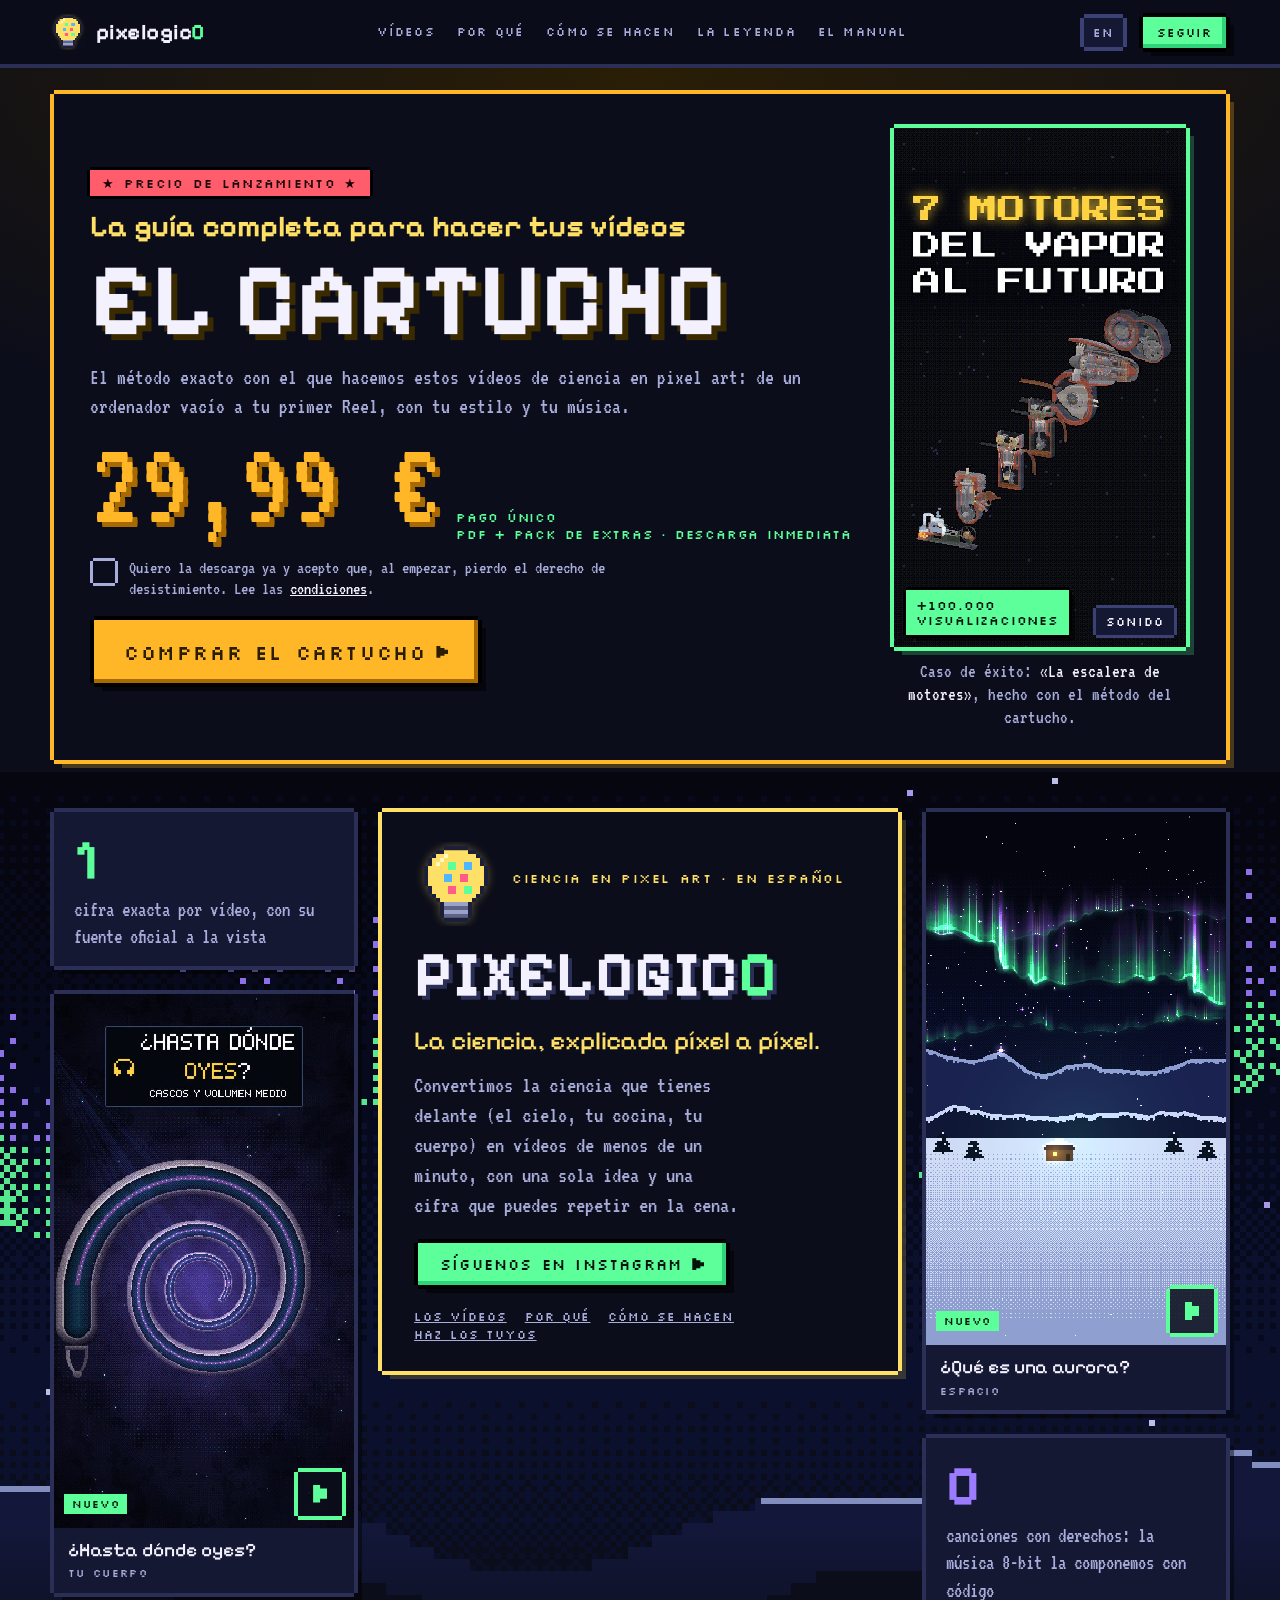
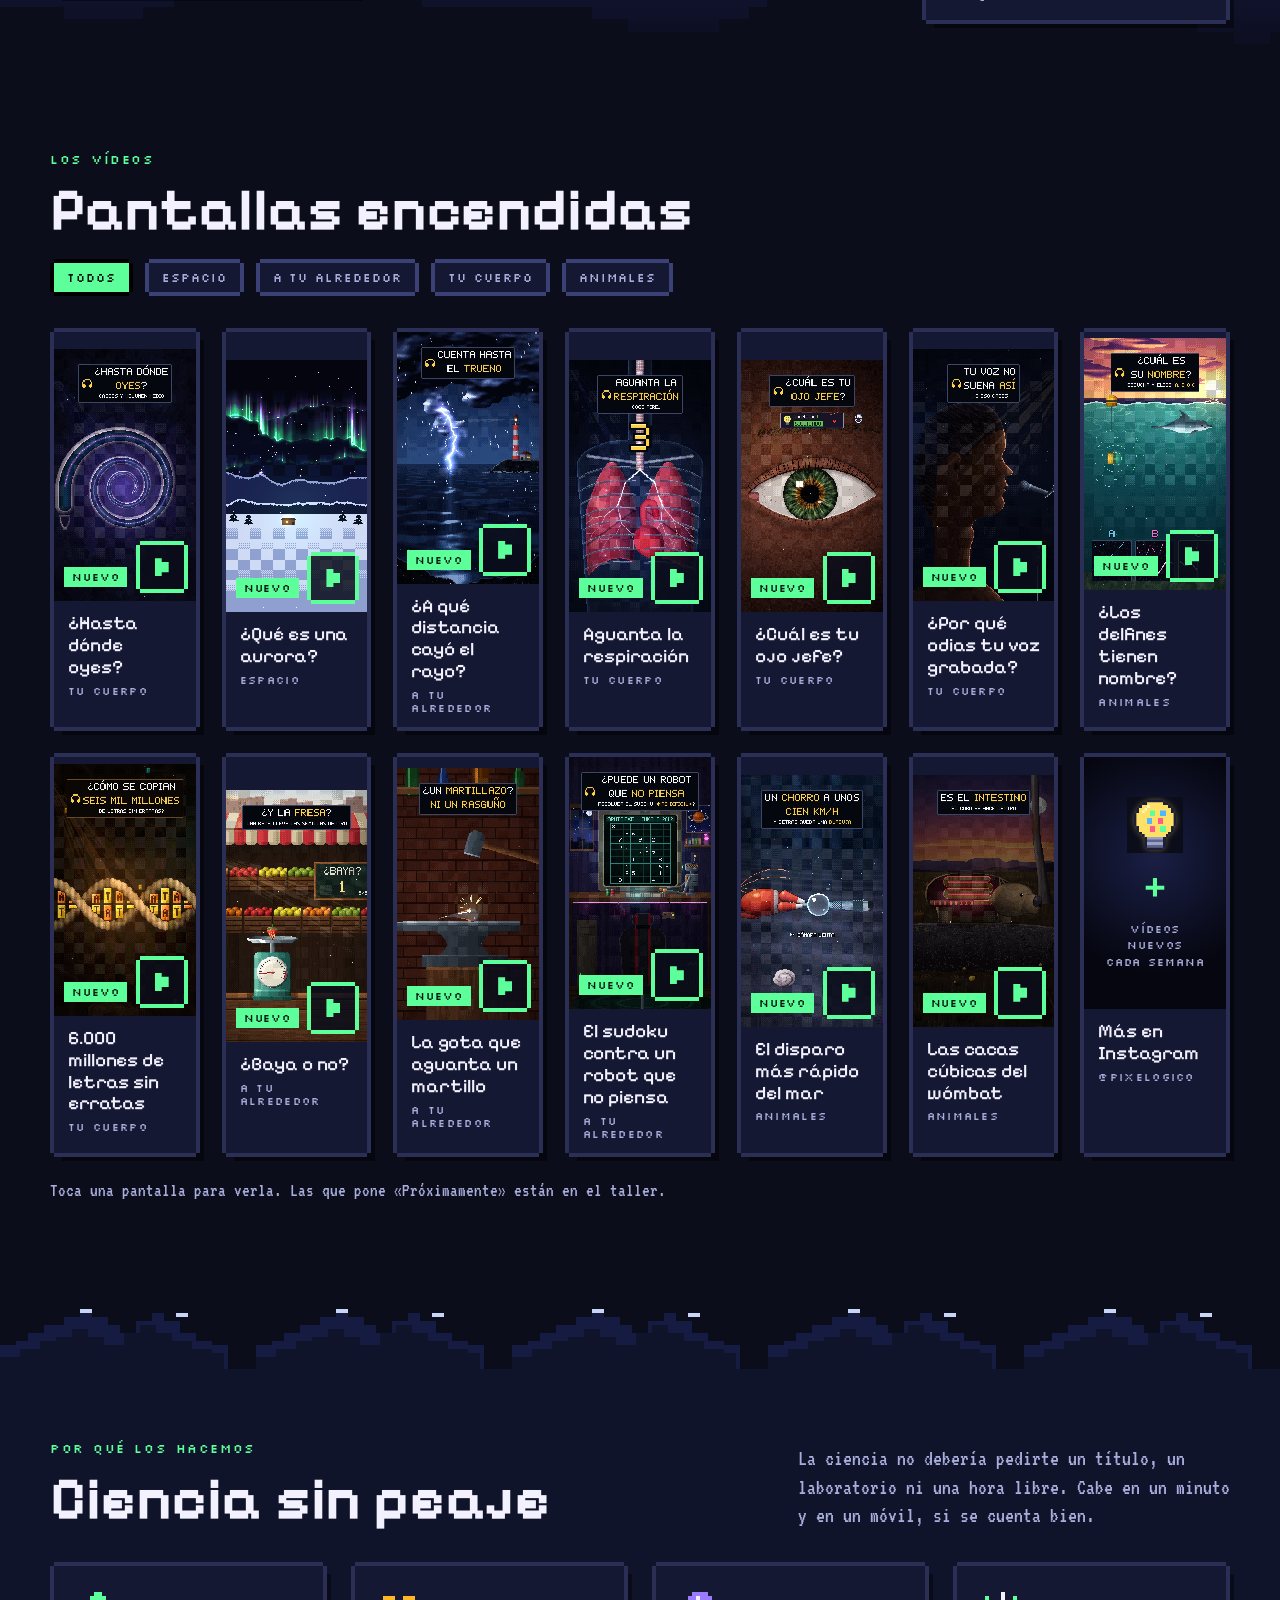
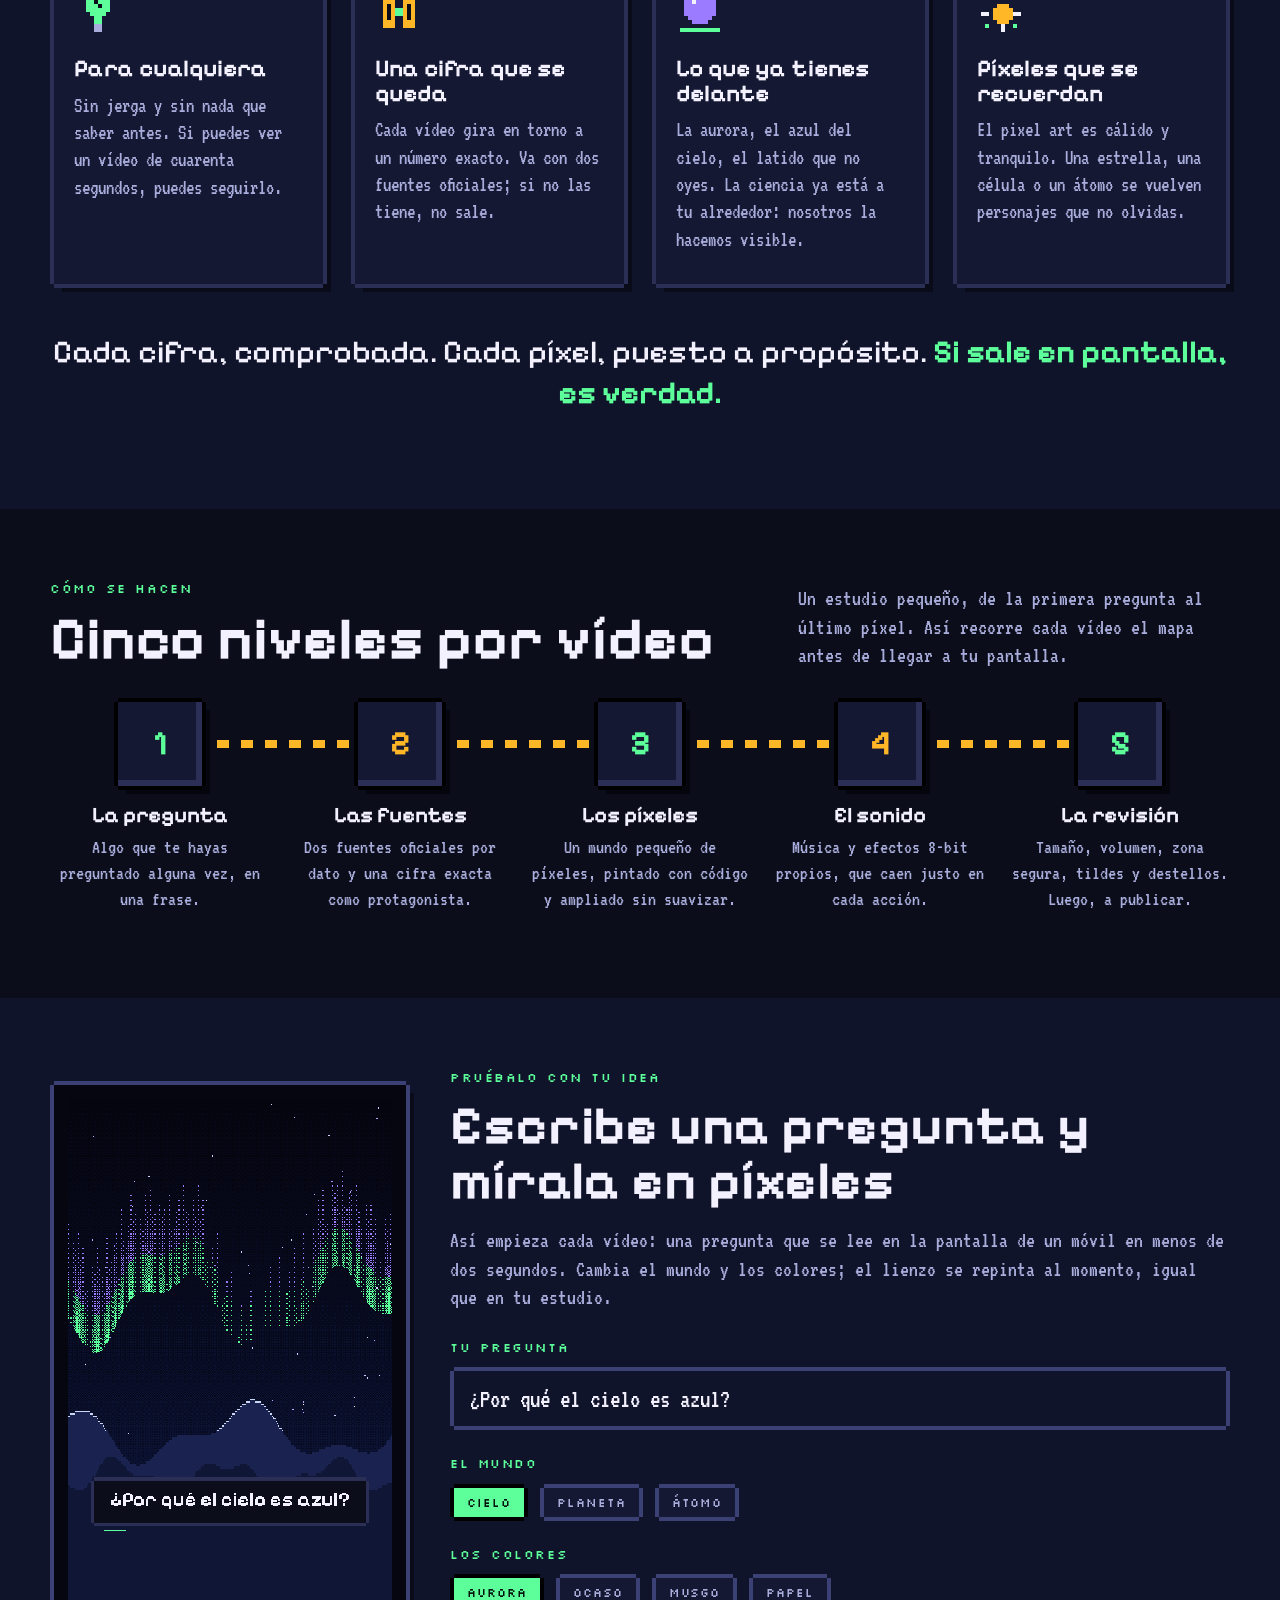
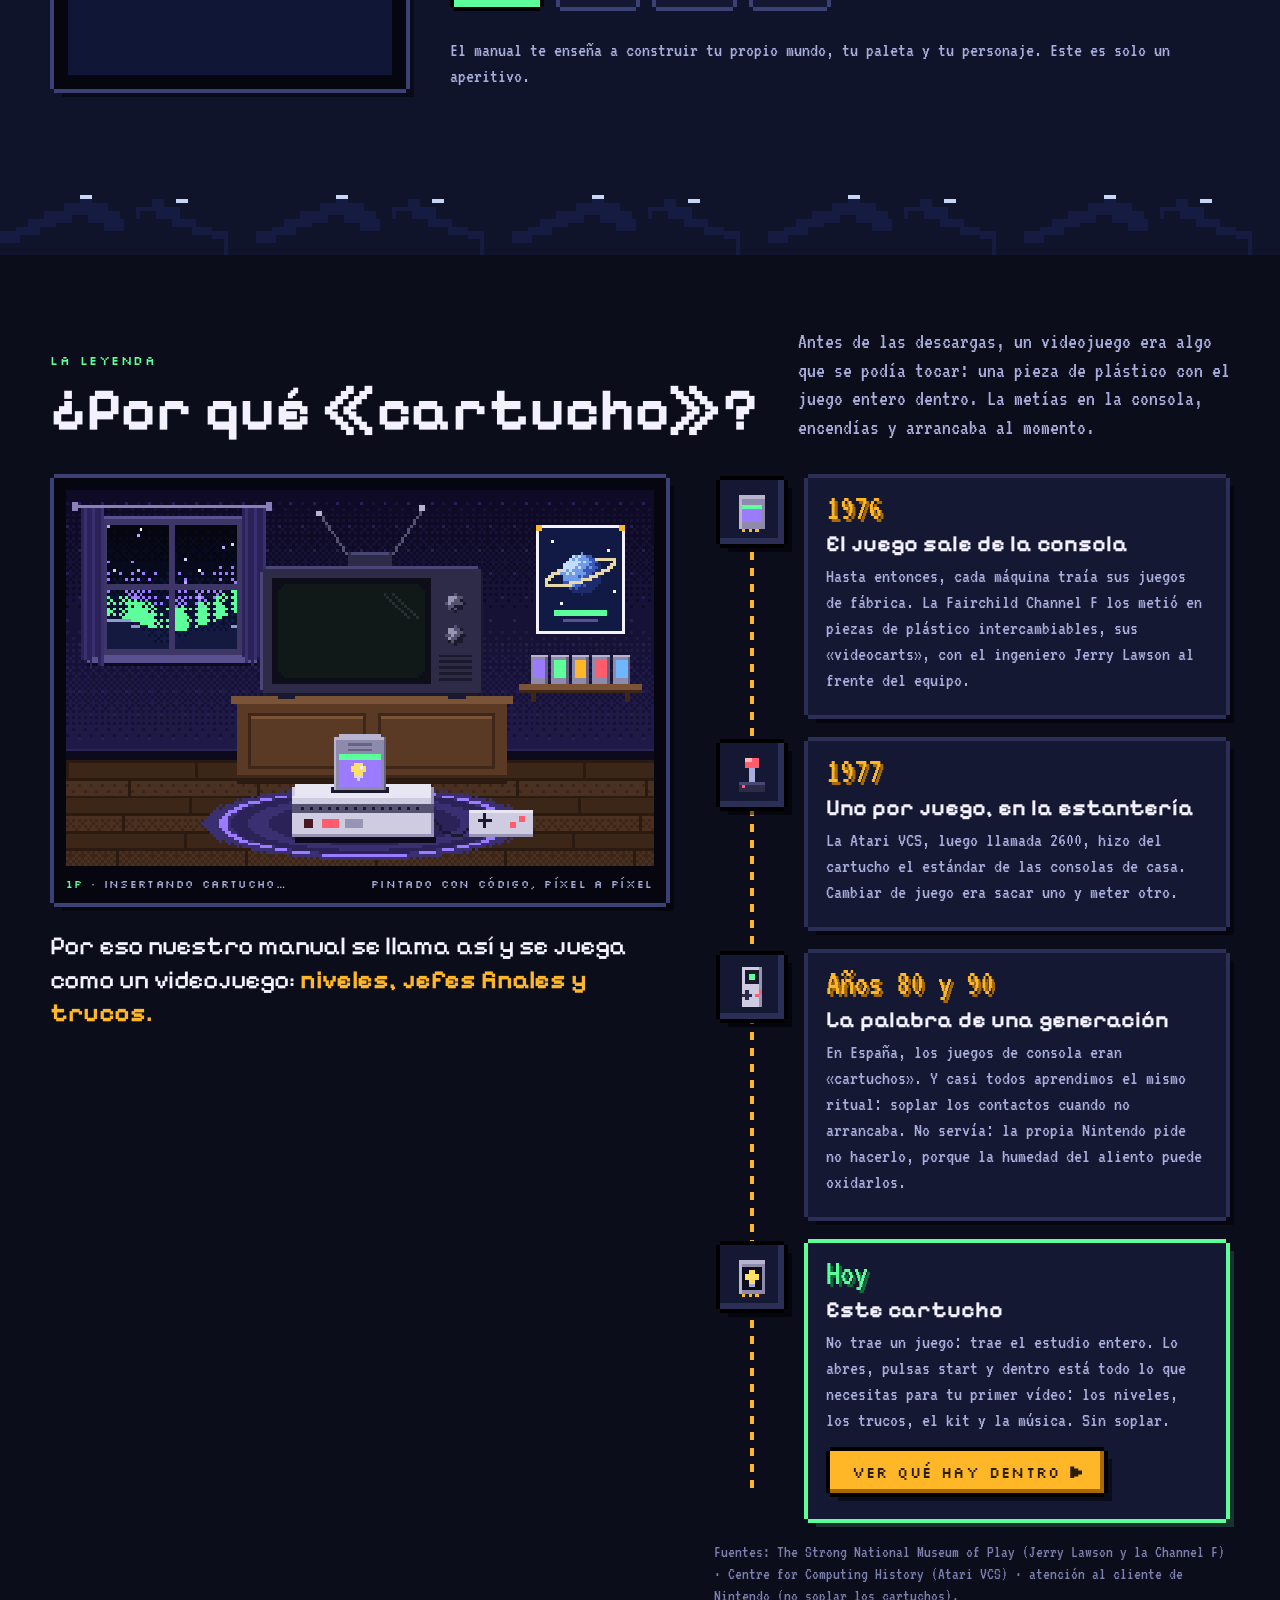
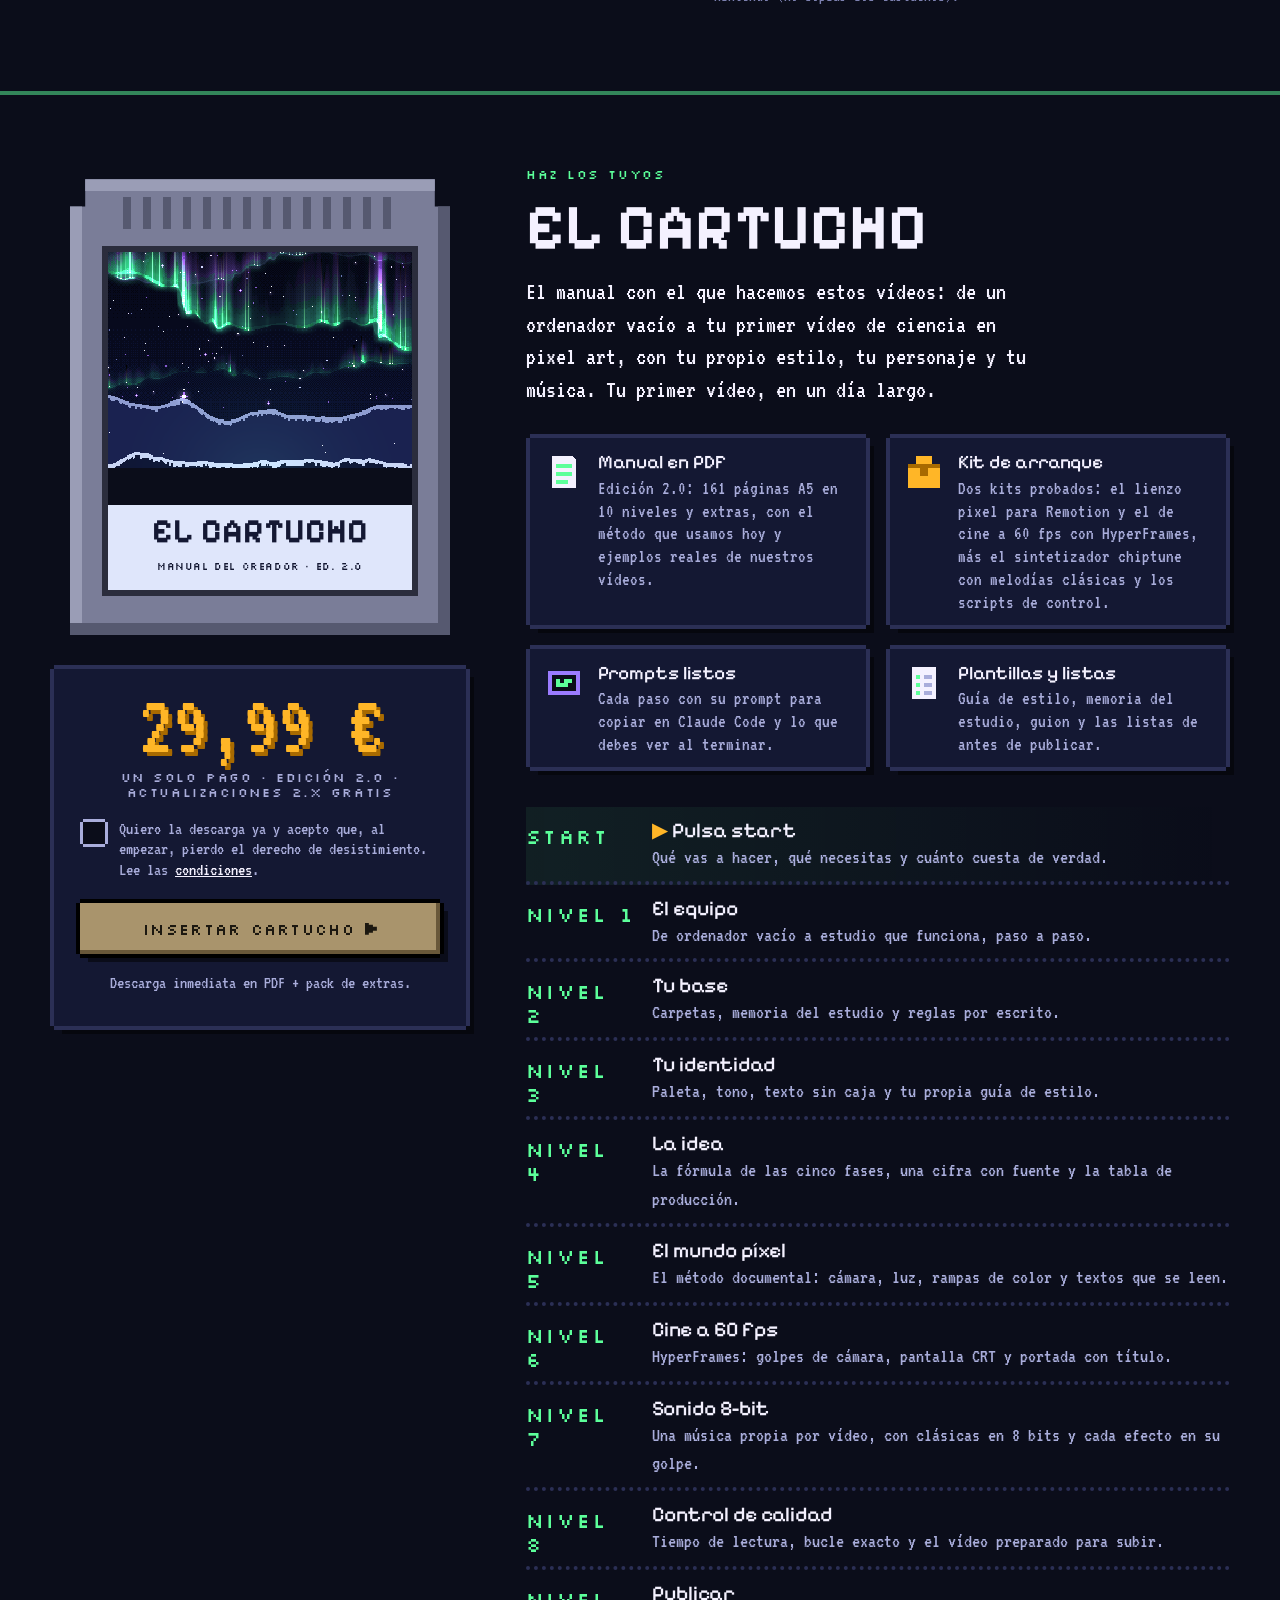
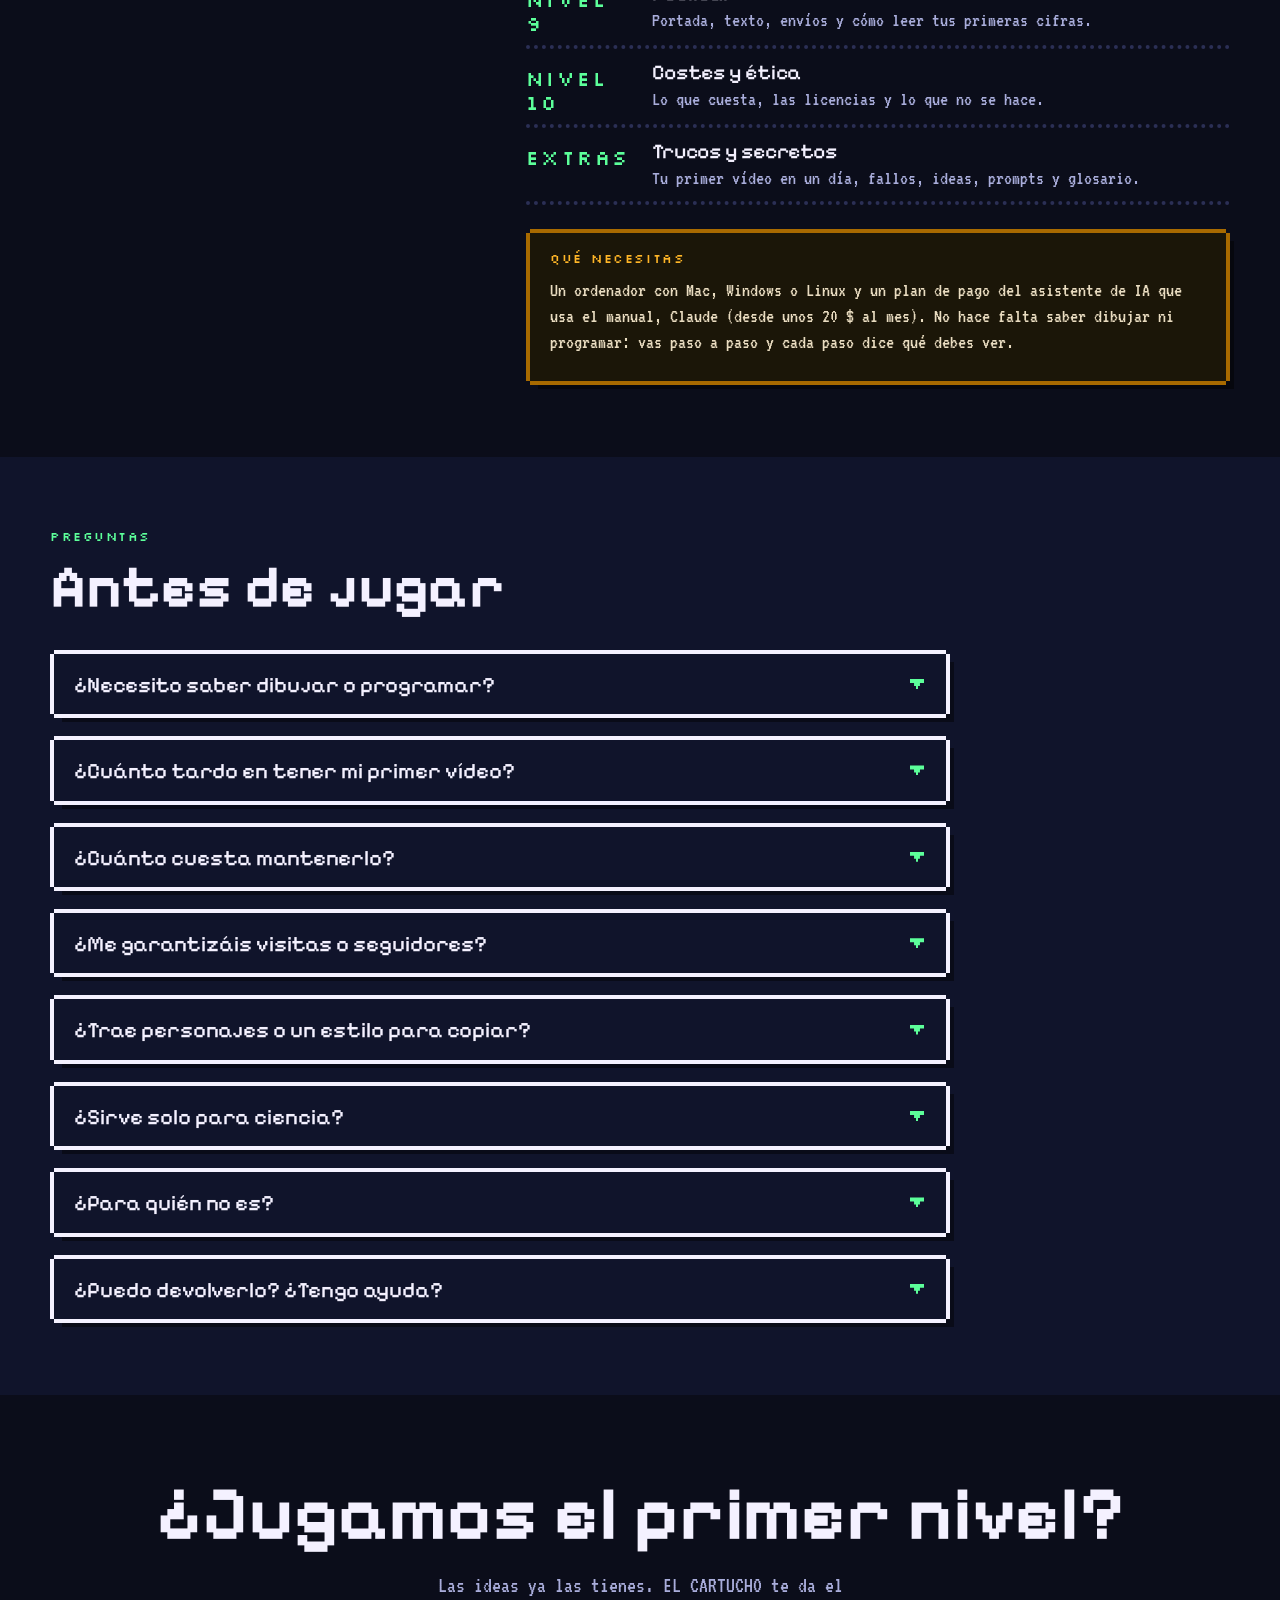
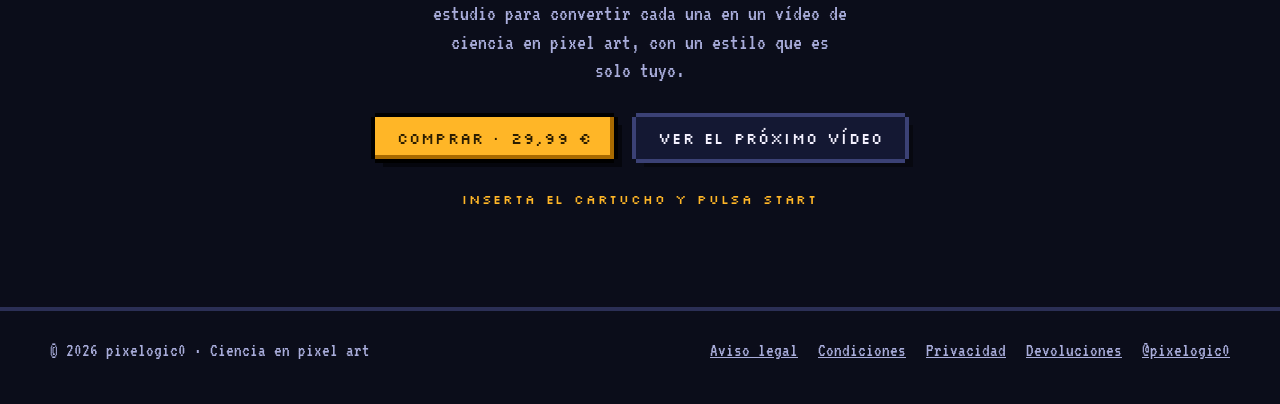
<file: index.html>
<!doctype html>
<html lang="es">
<head>
<meta charset="utf-8">
<meta name="viewport" content="width=device-width, initial-scale=1">
<title>pixelogic0 · Ciencia en pixel art</title>
<meta name="description" content="Vídeos de ciencia en pixel art: una pregunta, una cifra exacta y dos fuentes oficiales. Y EL CARTUCHO, el manual para hacer los tuyos.">
<link rel="canonical" href="https://pixelogic0.github.io/">
<link rel="alternate" hreflang="es" href="https://pixelogic0.github.io/">
<link rel="alternate" hreflang="en" href="https://pixelogic0.github.io/en/">
<link rel="alternate" hreflang="x-default" href="https://pixelogic0.github.io/">
<!-- Vista previa al compartir (Facebook, Instagram, WhatsApp, X). Si cambia la dirección de la web, cambiar las tres URL de aquí -->
<meta property="og:type" content="website">
<meta property="og:locale" content="es_ES">
<meta property="og:site_name" content="pixelogic0">
<meta property="og:title" content="pixelogic0 · La ciencia, explicada píxel a píxel">
<meta property="og:description" content="Vídeos de ciencia en pixel art con una cifra exacta y su fuente oficial. Y EL CARTUCHO, el manual para hacer los tuyos.">
<meta property="og:url" content="https://pixelogic0.github.io/">
<meta property="og:image" content="https://pixelogic0.github.io/media/compartir.jpg">
<meta property="og:image:width" content="1200">
<meta property="og:image:height" content="630">
<meta property="og:image:alt" content="pixelogic0: ciencia en pixel art y la portada del manual EL CARTUCHO">
<meta name="twitter:card" content="summary_large_image">
<meta name="theme-color" content="#0b0d1a">
<link rel="icon" href="media/favicon.png">
<link rel="apple-touch-icon" href="media/logo.png">
<link rel="stylesheet" href="fuentes/fuentes.css">
<style>
/* pixelogic0 · landing en pixel art. Todo se escala a múltiplos de 4 px. */
.bab {
  --noche: #0b0d1a;
  --noche2: #10142b;
  --tinta: #141833;
  --borde: #2b2f55;
  --borde2: #3b4175;
  --nieve: #f4f1ff;
  --gris: #a9addb;
  --verde: #5cff9a;
  --verde2: #2fd47a;
  --violeta: #9b7bff;
  --ambar: #ffb627;
  --ambar2: #a86a00;
  --rojo: #ff5c6c;
  --amarillo: #ffe066;
  --px: 4px;
  --titulo: "Pixelify Sans", monospace;
  --etiqueta: "Silkscreen", monospace;
  --texto: "VT323", monospace;
  background: var(--noche);
  color: var(--nieve);
  font: 400 22px/1.3 var(--texto);
  -webkit-font-smoothing: none;
  overflow-x: clip;
}
.bab *, .bab *::before, .bab *::after { box-sizing: border-box; }
.bab img, .bab video, .bab canvas { display: block; max-width: 100%; image-rendering: pixelated; }
.bab a { color: inherit; }
.bab h1, .bab h2, .bab h3 { font-family: var(--titulo); font-weight: 700; margin: 0; line-height: 1.02; }
.bab p { margin: 0 0 .7em; }
.bab .envoltura { width: min(1180px, 100% - 32px); margin-inline: auto; }
.bab .etq { font: 400 13px/1.2 var(--etiqueta); letter-spacing: .12em; text-transform: uppercase; }
.bab :focus-visible { outline: 4px solid var(--ambar); outline-offset: 4px; }

/* Marco pixel: bordes de 4 px con esquinas recortadas (sin border-radius) */
.bab .pix {
  position: relative;
  background: var(--tinta);
  box-shadow:
    0 calc(-1 * var(--px)) 0 0 var(--b, var(--borde)),
    0 var(--px) 0 0 var(--b, var(--borde)),
    calc(-1 * var(--px)) 0 0 0 var(--b, var(--borde)),
    var(--px) 0 0 0 var(--b, var(--borde)),
    calc(2 * var(--px)) calc(2 * var(--px)) 0 0 var(--sombra, rgba(0,0,0,.45));
  margin: var(--px);
}

/* Botones */
.bab .boton {
  --b: #000;
  display: inline-flex; align-items: center; gap: 10px;
  padding: 14px 22px 13px;
  font: 400 15px/1 var(--etiqueta); letter-spacing: .08em; text-transform: uppercase; text-decoration: none;
  background: var(--ambar); color: #2b1d00;
  box-shadow: 0 -4px 0 0 var(--b), 0 4px 0 0 var(--b), -4px 0 0 0 var(--b), 4px 0 0 0 var(--b), inset -4px -4px 0 0 var(--ambar2), 8px 8px 0 0 rgba(0,0,0,.5);
  margin: 4px; border: 0; cursor: pointer;
  transition: transform .08s steps(1);
}
.bab .boton:hover { background: #ffc85a; }
.bab .boton:active { transform: translate(4px, 4px); box-shadow: 0 -4px 0 0 var(--b), 0 4px 0 0 var(--b), -4px 0 0 0 var(--b), 4px 0 0 0 var(--b), inset 4px 4px 0 0 var(--ambar2); }
.bab .boton.verde { background: var(--verde); color: #04140b; box-shadow: 0 -4px 0 0 var(--b), 0 4px 0 0 var(--b), -4px 0 0 0 var(--b), 4px 0 0 0 var(--b), inset -4px -4px 0 0 var(--verde2), 8px 8px 0 0 rgba(0,0,0,.5); }
.bab .boton.verde:hover { background: #8dffbb; }
.bab .boton.fantasma { background: var(--tinta); color: var(--nieve); --b: var(--borde2); box-shadow: 0 -4px 0 0 var(--b), 0 4px 0 0 var(--b), -4px 0 0 0 var(--b), 4px 0 0 0 var(--b), 8px 8px 0 0 rgba(0,0,0,.4); }
.bab .boton.fantasma:hover { background: var(--borde); }
.bab .flecha { display: inline-block; width: 12px; height: 12px; background: currentColor; clip-path: polygon(0 0, 33% 0, 33% 17%, 67% 17%, 67% 33%, 100% 33%, 100% 67%, 67% 67%, 67% 83%, 33% 83%, 33% 100%, 0 100%); }

/* ---------- Barra superior ---------- */
.bab .barra { position: sticky; top: 0; z-index: 20; background: rgba(11,13,26,.92); border-bottom: 4px solid var(--borde); }
.bab .barra .envoltura { display: flex; align-items: center; justify-content: space-between; gap: 16px; min-height: 64px; }
.bab .logo { display: inline-flex; align-items: center; gap: 10px; text-decoration: none; font: 700 22px/1 var(--titulo); letter-spacing: .02em; }
.bab .logo img { width: 36px; height: 36px; }
.bab .cero { color: var(--verde); }
.bab .menu { display: flex; gap: 22px; }
.bab .menu a { font: 400 12px/1 var(--etiqueta); letter-spacing: .1em; text-transform: uppercase; text-decoration: none; color: var(--gris); }
.bab .menu a:hover { color: var(--verde); }
.bab .barra .boton { padding: 10px 14px 9px; font-size: 12px; }
.bab .lado { display: flex; align-items: center; gap: 12px; }
.bab .idioma { --b: var(--borde2); display: inline-block; padding: 9px 9px 8px; margin: 4px; font: 400 12px/1 var(--etiqueta); letter-spacing: .1em; text-decoration: none; color: var(--gris); background: var(--tinta); box-shadow: 0 -4px 0 0 var(--b), 0 4px 0 0 var(--b), -4px 0 0 0 var(--b), 4px 0 0 0 var(--b); }
.bab .idioma:hover { color: var(--verde); --b: var(--verde); }

/* ---------- Portada (bento) ---------- */
.bab .portada { position: relative; padding: 36px 0 56px; isolation: isolate; }
.bab .cielo { position: absolute; inset: 0; z-index: -1; width: 100%; height: 100%; object-fit: cover; opacity: .9; }
.bab .portada::after { content: ""; position: absolute; inset: auto 0 0; height: 160px; z-index: -1; background: linear-gradient(transparent, var(--noche)); }
.bab .bento { display: grid; grid-template-columns: 1fr 1.7fr 1fr; gap: 20px; align-items: start; }
.bab .pila { display: grid; gap: 20px; }
.bab .tarjeta-titulo { --b: var(--amarillo); --sombra: rgba(255,224,102,.18); background: #0b0d1a; color: var(--nieve); padding: 30px 32px 30px; }
.bab .tarjeta-titulo .marca { display: flex; align-items: center; gap: 14px; margin-bottom: 16px; }
.bab .tarjeta-titulo .marca img { width: 84px; height: 84px; flex: none; }
.bab .tarjeta-titulo .etq { color: var(--amarillo); }
.bab .tarjeta-titulo h1 { font-size: clamp(40px, 5vw, 66px); white-space: nowrap; color: #f4f1ff; text-shadow: 4px 4px 0 #2b2f55; }
.bab .tarjeta-titulo .lema { font: 500 clamp(20px, 2.2vw, 26px)/1.25 var(--titulo); color: var(--amarillo); margin: 18px 0 14px; }
.bab .tarjeta-titulo p.txt { font-size: 23px; color: var(--gris); max-width: 36ch; }
.bab .tarjeta-titulo .acciones { display: flex; flex-wrap: wrap; gap: 10px 14px; margin-top: 18px; }
.bab .saltos { display: flex; flex-wrap: wrap; gap: 6px 18px; margin-top: 22px; }
.bab .saltos a { font: 400 12px/1 var(--etiqueta); text-transform: uppercase; letter-spacing: .08em; color: var(--gris); }
.bab .saltos a:hover { color: var(--amarillo); }

.bab .cifra { padding: 20px 20px 16px; }
.bab .cifra .num { font: 700 clamp(40px, 4.4vw, 56px)/1 var(--titulo); color: var(--verde); margin-bottom: 8px; }
.bab .cifra .num.violeta { color: var(--violeta); }
.bab .cifra .num.ambar { color: var(--ambar); }
.bab .cifra p { color: var(--gris); font-size: 21px; margin: 0; }

/* Pantallas (vídeos verticales) */
.bab .pantalla { padding: 0; overflow: hidden; cursor: pointer; text-align: left; border: 0; color: inherit; font: inherit; width: calc(100% - 8px); display: block; }
.bab .pantalla .marco { position: relative; aspect-ratio: 9 / 16; background: #05060f; overflow: hidden; }
.bab .pantalla video, .bab .pantalla img, .bab .pantalla canvas { position: absolute; inset: 0; width: 100%; height: 100%; object-fit: cover; }
.bab .pantalla .info { padding: 12px 14px 12px; background: var(--tinta); }
.bab .pantalla .info h3 { font: 500 19px/1.15 var(--titulo); }
.bab .pantalla .info .etq { color: var(--gris); font-size: 11px; margin-top: 6px; display: block; }
.bab .pantalla .sello { position: absolute; bottom: 14px; left: 10px; z-index: 2; padding: 5px 8px 4px; background: var(--ambar); color: #2b1d00; font: 400 11px/1 var(--etiqueta); letter-spacing: .08em; }
.bab .pantalla .sello.ya { background: var(--verde); color: #04140b; }
.bab .pantalla .play { position: absolute; right: 12px; bottom: 12px; z-index: 2; width: 44px; height: 44px; background: rgba(11,13,26,.85); display: grid; place-items: center; box-shadow: 0 -4px 0 0 var(--verde), 0 4px 0 0 var(--verde), -4px 0 0 0 var(--verde), 4px 0 0 0 var(--verde); }
.bab .pantalla .play::before { content: ""; width: 14px; height: 18px; background: var(--verde); clip-path: polygon(0 0, 50% 0, 50% 22%, 100% 22%, 100% 78%, 50% 78%, 50% 100%, 0 100%); }
.bab .pantalla:hover .info h3 { color: var(--verde); }
.bab .pantalla.proximo { cursor: default; }
/* Última pantalla de la rejilla: «más en Instagram» (no la tocan los filtros) */
.bab .mas { display: block; width: calc(100% - 8px); padding: 0; overflow: hidden; color: inherit; text-decoration: none; }
.bab .mas .marco { aspect-ratio: 9 / 16; display: grid; align-content: center; justify-items: center; gap: 14px; padding: 16px; text-align: center; background: radial-gradient(circle at 50% 40%, #1a1f45 0, #05060f 70%); }
.bab .mas .marco img { width: 56px; height: auto; }
.bab .mas .marco b { font: 400 40px/1 var(--titulo); color: var(--verde); }
.bab .mas .marco span { font: 400 11px/1.5 var(--etiqueta); letter-spacing: .08em; color: var(--gris); }
.bab .mas .info { padding: 12px 14px; background: var(--tinta); }
.bab .mas .info h3 { font: 500 19px/1.15 var(--titulo); }
.bab .mas .info .etq { color: var(--gris); font-size: 11px; margin-top: 6px; display: block; }
.bab .mas:hover .info h3 { color: var(--verde); }
.bab .pantalla.proximo .play { display: none; }

/* ---------- Secciones ---------- */
.bab section.bloque { padding: 72px 0; position: relative; }
.bab .cabecera { display: flex; flex-wrap: wrap; align-items: end; justify-content: space-between; gap: 18px 32px; margin-bottom: 32px; }
.bab .cabecera .etq { color: var(--verde); margin-bottom: 12px; }
.bab .cabecera h2 { font-size: clamp(38px, 5vw, 60px); }
.bab .cabecera p { color: var(--gris); max-width: 48ch; margin: 0; }
.bab .montes { height: 80px; background: url("data:image/svg+xml,%3Csvg xmlns='http://www.w3.org/2000/svg' viewBox='0 0 64 20' shape-rendering='crispEdges'%3E%3Cpath fill='%23161b42' d='M0 14h4v-1h3v-2h4v-2h5V7h4V5h3v2h4v2h3v2h4V8h4V6h3v2h4v3h4v2h4v1h4v6H0z'/%3E%3Cpath fill='%2310142b' d='M0 17h5v-2h5v-2h4v-1h4v-2h4v2h4v2h5v-3h4v-2h4v2h4v2h5v2h5v1h3v4H0z'/%3E%3Cpath fill='%23c9d5f5' d='M20 5h3v1h-3zM44 6h3v1h-3z'/%3E%3C/svg%3E") 0 100% / 256px 80px repeat-x; image-rendering: pixelated; }
.bab .suelo { height: 4px; background: var(--verde); opacity: .5; }

/* Filtros */
.bab .filtros { display: flex; flex-wrap: wrap; gap: 10px 12px; }
.bab .chip { --b: var(--borde2); padding: 9px 13px 8px; font: 400 12px/1 var(--etiqueta); letter-spacing: .08em; text-transform: uppercase; background: var(--tinta); color: var(--gris); border: 0; cursor: pointer; box-shadow: 0 -4px 0 0 var(--b), 0 4px 0 0 var(--b), -4px 0 0 0 var(--b), 4px 0 0 0 var(--b); margin: 4px; }
.bab .chip[aria-pressed="true"] { background: var(--verde); color: #04140b; --b: #000; }
.bab .rejilla { display: grid; grid-template-columns: repeat(auto-fill, minmax(146px, 1fr)); gap: 22px; }
.bab .nota { color: var(--gris); font-size: 19px; margin-top: 22px; }

/* Por qué */
.bab .razones { display: grid; grid-template-columns: repeat(4, 1fr); gap: 24px; }
.bab .razon { padding: 22px 20px 16px; }
.bab .razon .icono { width: 48px; height: 48px; margin-bottom: 14px; }
.bab .razon h3 { font-size: 24px; margin-bottom: 10px; color: var(--nieve); }
.bab .razon p { color: var(--gris); font-size: 21px; }
.bab .lema-grande { margin-top: 44px; text-align: center; font: 500 clamp(22px, 2.6vw, 32px)/1.3 var(--titulo); color: var(--nieve); }
.bab .lema-grande b { color: var(--verde); font-weight: 700; }

/* Mapa del mundo (cómo se hacen) */
.bab .mapa { display: grid; grid-template-columns: repeat(5, 1fr); gap: 20px; position: relative; }
.bab .mapa::before { content: ""; position: absolute; left: 6%; right: 6%; top: 38px; height: 8px; background: repeating-linear-gradient(90deg, var(--ambar) 0 12px, transparent 12px 24px); z-index: 0; }
.bab .casilla { position: relative; z-index: 1; text-align: center; }
.bab .casilla .nodo { --b: #000; width: 84px; height: 84px; margin: 0 auto 18px; display: grid; place-items: center; background: var(--tinta); font: 700 34px/1 var(--titulo); color: var(--ambar); box-shadow: 0 -4px 0 0 var(--b), 0 4px 0 0 var(--b), -4px 0 0 0 var(--b), 4px 0 0 0 var(--b), inset -6px -6px 0 0 var(--borde), 8px 8px 0 0 rgba(0,0,0,.5); }
.bab .casilla:nth-child(odd) .nodo { color: var(--verde); }
.bab .casilla h3 { font-size: 22px; margin-bottom: 8px; }
.bab .casilla p { color: var(--gris); font-size: 20px; }

/* Demo */
.bab .demo { display: grid; grid-template-columns: minmax(240px, 360px) 1fr; gap: 40px; align-items: center; }
.bab .demo .movil { padding: 14px; background: #05060f; --b: var(--borde2); }
.bab .demo canvas { width: 100%; aspect-ratio: 9 / 16; background: #000; }
.bab .control { margin-bottom: 26px; }
.bab .control label, .bab .control .etq { display: block; color: var(--verde); margin-bottom: 12px; }
.bab .campo { --b: var(--borde2); width: calc(100% - 8px); margin: 4px; padding: 14px 16px 12px; background: var(--noche2); color: var(--nieve); border: 0; font: 400 26px/1.1 var(--texto); box-shadow: 0 -4px 0 0 var(--b), 0 4px 0 0 var(--b), -4px 0 0 0 var(--b), 4px 0 0 0 var(--b); }
.bab .campo::placeholder { color: #6b6f9c; }
.bab .demo .ayuda { color: var(--gris); font-size: 20px; margin-top: 10px; }

/* Producto */
.bab .producto { display: grid; grid-template-columns: minmax(260px, 420px) 1fr; gap: 56px; align-items: start; }
.bab .cartucho { position: relative; width: min(100%, 380px); margin: 12px auto 0; aspect-ratio: 5 / 6; background: #7a7d98; clip-path: polygon(0 6%, 4% 6%, 4% 0, 96% 0, 96% 6%, 100% 6%, 100% 100%, 0 100%); box-shadow: inset -12px -12px 0 0 #565970, inset 12px 12px 0 0 #9a9db6; }
.bab .cartucho::before { content: ""; position: absolute; left: 14%; right: 14%; top: 4%; height: 7%; background: repeating-linear-gradient(90deg, #565970 0 8px, transparent 8px 20px); }
.bab .cartucho .etiqueta { position: absolute; left: 10%; right: 10%; top: 16%; bottom: 10%; background: var(--noche); box-shadow: 0 0 0 6px #2b2d3d; overflow: hidden; }
.bab .cartucho .etiqueta img { width: 100%; height: 64%; object-fit: cover; object-position: 50% 30%; }
.bab .cartucho .etiqueta .rot { position: absolute; left: 0; right: 0; bottom: 0; padding: 10px 12px 12px; background: #dfe6fb; color: var(--tinta); text-align: center; }
.bab .cartucho .etiqueta .rot b { display: block; font: 700 clamp(24px, 3vw, 34px)/1 var(--titulo); }
.bab .cartucho .etiqueta .rot span { font: 400 10px/1.3 var(--etiqueta); letter-spacing: .06em; }
.bab .precio-caja { margin-top: 34px; padding: 22px 22px 18px; text-align: center; }
.bab .precio { font: 400 88px/.8 var(--texto); color: var(--ambar); text-shadow: 4px 4px 0 var(--ambar2); }
.bab .precio-caja .etq { color: var(--gris); margin: 8px 0 18px; display: block; }
.bab .precio-caja .boton { width: calc(100% - 8px); justify-content: center; font-size: 16px; padding: 18px 16px 17px; }
.bab .precio-caja .seguro { color: var(--gris); font-size: 18px; margin-top: 14px; }
.bab .consiento { position: relative; display: flex; gap: 14px; align-items: flex-start; text-align: left; margin: 0 4px 18px; font-size: 18px; line-height: 1.15; color: var(--gris); cursor: pointer; }
.bab .consiento input { position: absolute; opacity: 0; width: 1px; height: 1px; }
.bab .consiento .casilla { flex: none; position: relative; width: 22px; height: 22px; margin: 3px 0 0 3px; background: var(--noche); box-shadow: 0 -3px 0 0 var(--gris), 0 3px 0 0 var(--gris), -3px 0 0 0 var(--gris), 3px 0 0 0 var(--gris); }
.bab .consiento input:checked + .casilla { background: var(--verde); box-shadow: 0 -3px 0 0 #000, 0 3px 0 0 #000, -3px 0 0 0 #000, 3px 0 0 0 #000; }
.bab .consiento input:checked + .casilla::after { content: ""; position: absolute; left: 3px; top: 3px; width: 2px; height: 2px; color: #04140b; box-shadow: 0 8px, 2px 10px, 4px 12px, 6px 10px, 8px 8px, 10px 6px, 12px 4px, 14px 2px, 0 10px, 4px 14px, 6px 12px; }
.bab .consiento input:focus-visible + .casilla { outline: 4px solid var(--ambar); outline-offset: 5px; }
.bab .consiento a { color: var(--nieve); }
.bab .boton[aria-disabled="true"] { filter: saturate(.35) brightness(.8); }
.bab .aviso-compra { color: var(--ambar); font-size: 19px; margin: 12px 0 0; }

.bab .ficha h2 { font-size: clamp(40px, 5vw, 64px); margin-bottom: 16px; }
.bab .ficha .entrada { font-size: 25px; color: var(--nieve); max-width: 52ch; }
.bab .inventario { display: grid; grid-template-columns: repeat(2, 1fr); gap: 16px; margin: 28px 0 36px; }
.bab .objeto { display: flex; gap: 14px; align-items: start; padding: 14px 14px 10px; }
.bab .objeto svg { flex: none; width: 40px; height: 40px; }
.bab .objeto b { display: block; font: 500 19px/1.15 var(--titulo); margin-bottom: 4px; }
.bab .objeto span { color: var(--gris); font-size: 19px; line-height: 1.2; display: block; }
.bab .niveles { list-style: none; padding: 0; margin: 0 0 28px; display: grid; gap: 0; }
.bab .niveles li { display: grid; grid-template-columns: 110px 1fr; gap: 16px; padding: 12px 0 10px; border-bottom: 4px dotted var(--borde); }
.bab .niveles li .etq { color: var(--verde); padding-top: 5px; }
.bab .niveles li b { font: 500 21px/1.1 var(--titulo); display: block; }
.bab .niveles li span { color: var(--gris); font-size: 20px; }
.bab .niveles li.sel { background: linear-gradient(90deg, rgba(92,255,154,.08), transparent); }
.bab .niveles li.sel b::before { content: "▶ "; color: var(--ambar); }
.bab .requisitos { padding: 18px 20px 12px; --b: var(--ambar2); background: #1b1608; }
.bab .requisitos .etq { color: var(--ambar); display: block; margin-bottom: 10px; }
.bab .requisitos p { color: #e9dcc0; font-size: 20px; }

/* Leyenda del cartucho */
.bab .leyenda { display: grid; grid-template-columns: 1.2fr 1fr; gap: 44px; align-items: start; }
.bab .leyenda .escena { position: sticky; top: 92px; }
.bab .habitacion { padding: 12px; background: #05060f; --b: var(--borde2); }
.bab .habitacion canvas { width: 100%; aspect-ratio: 200 / 128; background: #0f0b26; }
.bab .habitacion .pie-hab { display: flex; flex-wrap: wrap; justify-content: space-between; gap: 6px 14px; padding-top: 12px; }
.bab .habitacion .pie-hab .etq { color: var(--gris); font-size: 11px; }
.bab .habitacion .pie-hab .etq b { color: var(--verde); font-weight: 400; }
.bab .leyenda .remate { margin-top: 26px; font: 500 clamp(20px, 2.2vw, 26px)/1.3 var(--titulo); color: var(--nieve); }
.bab .leyenda .remate b { color: var(--ambar); font-weight: 700; }
.bab .cronica { list-style: none; padding: 0; margin: 0; display: grid; gap: 18px; position: relative; }
.bab .cronica::before { content: ""; position: absolute; left: 36px; top: 30px; bottom: 30px; width: 4px; background: repeating-linear-gradient(180deg, var(--ambar) 0 8px, transparent 8px 16px); }
.bab .hito { position: relative; display: grid; grid-template-columns: 76px 1fr; gap: 14px; align-items: start; }
.bab .hito .icono-hito { --b: #000; width: 64px; height: 64px; margin: 6px; display: grid; place-items: center; background: var(--tinta); box-shadow: 0 -4px 0 0 var(--b), 0 4px 0 0 var(--b), -4px 0 0 0 var(--b), 4px 0 0 0 var(--b), inset -6px -6px 0 0 var(--borde), 8px 8px 0 0 rgba(0,0,0,.5); }
.bab .hito .icono-hito svg { width: 40px; height: 40px; }
.bab .hito .texto-hito { padding: 14px 18px 8px; }
.bab .hito .anyo { display: block; font: 400 36px/.9 var(--texto); color: var(--ambar); text-shadow: 3px 3px 0 var(--ambar2); margin-bottom: 8px; }
.bab .hito h3 { font-size: 23px; margin-bottom: 8px; }
.bab .hito p { color: var(--gris); font-size: 20px; }
.bab .hito.hoy .texto-hito { --b: var(--verde); --sombra: rgba(92,255,154,.16); }
.bab .hito.hoy .anyo { color: var(--verde); text-shadow: 3px 3px 0 #13693a; }
.bab .fuentes-ley { color: #7c80b0; font-size: 17px; margin-top: 18px; }

/* Preguntas: cajas de diálogo */
.bab .preguntas { display: grid; gap: 18px; max-width: 900px; }
.bab details.dialogo { --b: var(--nieve); background: var(--noche2); padding: 0; }
.bab details.dialogo summary { list-style: none; cursor: pointer; padding: 18px 54px 16px 20px; font: 500 22px/1.2 var(--titulo); position: relative; }
.bab details.dialogo summary::-webkit-details-marker { display: none; }
.bab details.dialogo summary::after { content: ""; position: absolute; right: 22px; top: 50%; width: 14px; height: 10px; margin-top: -5px; background: var(--verde); clip-path: polygon(0 0, 100% 0, 100% 40%, 71% 40%, 71% 70%, 57% 70%, 57% 100%, 43% 100%, 43% 70%, 29% 70%, 29% 40%, 0 40%); }
.bab details.dialogo[open] summary::after { transform: rotate(180deg); }
.bab details.dialogo .resp { padding: 0 20px 14px; color: var(--gris); font-size: 21px; }
.bab details.dialogo .resp b { color: var(--nieve); font-weight: 400; }

/* Cierre y pie */
.bab .final { text-align: center; padding: 80px 0 96px; }
.bab .final h2 { font-size: clamp(40px, 6vw, 76px); margin-bottom: 18px; }
.bab .final p { color: var(--gris); max-width: 46ch; margin: 0 auto 28px; }
.bab .final .acciones { display: flex; justify-content: center; flex-wrap: wrap; gap: 14px; }
.bab .insert { display: inline-block; margin-top: 30px; font: 400 13px/1 var(--etiqueta); letter-spacing: .14em; color: var(--ambar); animation: parpadeo 1.6s steps(1) infinite; }
@keyframes parpadeo { 50% { opacity: 0; } }
.bab footer.pie { border-top: 4px solid var(--borde); padding: 28px 0 40px; color: var(--gris); font-size: 19px; }
.bab footer.pie .envoltura { display: flex; flex-wrap: wrap; justify-content: space-between; gap: 14px 28px; }
.bab footer.pie nav { display: flex; flex-wrap: wrap; gap: 8px 20px; }
.bab footer.pie a { color: var(--gris); }
.bab footer.pie a:hover { color: var(--verde); }

/* Visor de vídeo */
.bab dialog.visor { border: 0; padding: 0; background: transparent; max-width: min(420px, 92vw); width: 100%; color: var(--nieve); }
.bab dialog.visor::backdrop { background: rgba(5,6,15,.88); }
.bab dialog.visor .pix { padding: 12px; background: #05060f; --b: var(--verde); }
.bab dialog.visor video { width: 100%; aspect-ratio: 9 / 16; background: #000; }
.bab dialog.visor .pie-visor { display: flex; justify-content: space-between; align-items: center; gap: 12px; padding-top: 12px; }
.bab dialog.visor h3 { font-size: 20px; }
.bab dialog.visor .cerrar { padding: 9px 12px 8px; font-size: 12px; }

/* ---------- Móvil ---------- */
/* OFERTA: lo primero que se ve (07/11/2026) */
.bab .oferta { padding: 22px 0 8px; background: radial-gradient(120% 90% at 50% 0%, #2a1e05 0%, var(--noche) 62%); }
.bab .oferta-caja { --b: var(--ambar); --sombra: rgba(255,182,39,.25); display: grid; grid-template-columns: minmax(0, 1fr) 300px; gap: 34px; align-items: center; padding: 30px 36px 30px; background: #0b0d1a; }
.bab .oferta .sello { display: inline-block; margin: 0 0 14px; padding: 7px 12px 6px; font: 400 13px/1 var(--etiqueta); letter-spacing: .1em; background: var(--rojo); color: #1a0306; box-shadow: 0 -3px 0 0 #000, 0 3px 0 0 #000, -3px 0 0 0 #000, 3px 0 0 0 #000; }
.bab .oferta .kicker { font: 700 clamp(22px, 2.6vw, 30px)/1.1 var(--titulo); color: var(--amarillo); margin: 0 0 6px; }
.bab .oferta h2 { font-size: clamp(54px, 8vw, 104px); color: var(--nieve); text-shadow: 6px 6px 0 #3a2a00; margin-bottom: 10px; }
.bab .oferta .sub { color: var(--gris); font-size: 22px; max-width: 34em; }
.bab .oferta-precio { display: flex; align-items: baseline; gap: 16px; flex-wrap: wrap; margin: 6px 0 16px; }
.bab .oferta-precio .cifra-precio { font: 400 clamp(76px, 10vw, 124px)/.8 var(--texto); color: var(--ambar); text-shadow: 5px 5px 0 var(--ambar2); }
.bab .oferta-precio small { font: 400 13px/1.3 var(--etiqueta); letter-spacing: .06em; color: var(--verde); text-transform: uppercase; }
.bab .oferta .consiento { margin: 0 0 16px; max-width: 34em; }
.bab .oferta .boton.grande { font-size: 20px; padding: 22px 30px 21px; }
.bab .oferta .boton.grande[aria-disabled="true"] { filter: none; }
.bab .exito { margin: 0; }
.bab .exito-marco { --b: var(--verde); --sombra: rgba(92,255,154,.22); position: relative; padding: 0; aspect-ratio: 9 / 16; background: #000; overflow: hidden; }
.bab .exito-marco video { width: 100%; height: 100%; object-fit: cover; }
.bab .exito-sello { position: absolute; bottom: 12px; left: 12px; padding: 8px 10px 7px; font: 400 13px/1.15 var(--etiqueta); letter-spacing: .06em; background: var(--verde); color: #04140b; box-shadow: 0 -3px 0 0 #000, 0 3px 0 0 #000, -3px 0 0 0 #000, 3px 0 0 0 #000, 6px 6px 0 0 rgba(0,0,0,.5); }
.bab .exito-sonido { position: absolute; right: 12px; bottom: 12px; padding: 8px 10px 7px; border: 0; cursor: pointer; font: 400 12px/1 var(--etiqueta); letter-spacing: .08em; background: var(--tinta); color: var(--nieve); box-shadow: 0 -3px 0 0 var(--borde2), 0 3px 0 0 var(--borde2), -3px 0 0 0 var(--borde2), 3px 0 0 0 var(--borde2); }
.bab .exito-sonido[aria-pressed="true"] { background: var(--ambar); color: #2b1d00; }
.bab .exito figcaption { margin-top: 14px; font-size: 19px; line-height: 1.2; color: var(--gris); text-align: center; }
.bab .exito figcaption b { color: var(--nieve); font-weight: 400; }
@media (max-width: 860px) {
  .bab .oferta { padding-top: 12px; }
  .bab .oferta-caja { grid-template-columns: 1fr; gap: 18px; padding: 20px 18px 22px; }
  .bab .exito { width: min(78%, 330px); margin: 6px auto 0; }
  .bab .oferta .sub { display: none; }
  .bab .oferta .boton.grande { width: calc(100% - 8px); justify-content: center; }
}
@media (max-width: 980px) {
  .bab .menu { display: none; }
  .bab .bento { grid-template-columns: 1fr 1fr; }
  .bab .bento .tarjeta-titulo { grid-column: 1 / -1; order: -1; }
  .bab .razones { grid-template-columns: repeat(2, 1fr); }
  .bab .mapa { grid-template-columns: 1fr; gap: 26px; }
  .bab .mapa::before { left: 46px; right: auto; top: 20px; bottom: 20px; width: 8px; height: auto; background: repeating-linear-gradient(180deg, var(--ambar) 0 12px, transparent 12px 24px); }
  .bab .casilla { display: grid; grid-template-columns: 92px 1fr; gap: 0 18px; text-align: left; align-items: center; }
  .bab .casilla .nodo { margin: 0; grid-row: span 2; }
  .bab .demo, .bab .producto, .bab .leyenda { grid-template-columns: 1fr; }
  .bab .leyenda .escena { position: static; }
  .bab .demo .movil { max-width: 340px; margin-inline: auto; }
}
@media (max-width: 600px) {
  .bab { font-size: 21px; }
  .bab .tarjeta-titulo .marca img { width: 64px; height: 64px; }
  .bab .barra .boton { display: none; }
  .bab .tarjeta-titulo { padding: 26px 20px 22px; }
  .bab .razones, .bab .inventario { grid-template-columns: 1fr; }
  .bab .rejilla { grid-template-columns: repeat(2, 1fr); gap: 16px; }
  .bab .pantalla .info h3 { font-size: 16px; }
  .bab .niveles li { grid-template-columns: 1fr; gap: 4px; }
  .bab section.bloque { padding: 56px 0; }
}
@media (prefers-reduced-motion: reduce) {
  .bab .insert { animation: none; }
  .bab .boton { transition: none; }
}
</style>
</head>
<body style="margin:0;background:#0b0d1a">
<div class="bab" id="bab">

<header class="barra">
  <div class="envoltura">
    <a class="logo" href="#inicio" aria-label="pixelogic0, inicio">
      <img data-media="logo" alt="" width="36" height="36">
      <span>pixelogic<span class="cero">0</span></span>
    </a>
    <nav class="menu" aria-label="Secciones">
      <a href="#videos">Vídeos</a>
      <a href="#porque">Por qué</a>
      <a href="#como">Cómo se hacen</a>
      <a href="#leyenda">La leyenda</a>
      <a href="#manual">El manual</a>
    </nav>
    <div class="lado">
      <a class="idioma" href="en/" hreflang="en" lang="en" aria-label="English version">EN</a>
      <a class="boton verde" data-enlace="instagram" href="#">Seguir</a>
    </div>
  </div>
</header>

<main id="inicio">
  <!-- OFERTA: lo primero que se ve -->
  <section class="oferta" aria-labelledby="oferta-tit">
    <div class="envoltura">
      <div class="pix oferta-caja">
        <div>
          <p class="sello">&#9733; PRECIO DE LANZAMIENTO &#9733;</p>
          <p class="kicker">La guía completa para hacer tus vídeos</p>
          <h2 id="oferta-tit">EL CARTUCHO</h2>
          <p class="sub">El método exacto con el que hacemos estos vídeos de ciencia en pixel art: de un ordenador vacío a tu primer Reel, con tu estilo y tu música.</p>
          <div class="oferta-precio"><span class="cifra-precio" data-dato="precio">29,99 €</span><small>Pago único<br>PDF + pack de extras · descarga inmediata</small></div>
          <label class="consiento"><input type="checkbox" id="consiento-oferta" data-consiento><span class="casilla" aria-hidden="true"></span><span>Quiero la descarga ya y acepto que, al empezar, pierdo el derecho de desistimiento. Lee las <a data-enlace="terminos" href="#">condiciones</a>.</span></label>
          <a class="boton grande" data-enlace="comprar" data-compra href="#">Comprar el cartucho <span class="flecha"></span></a>
          <p class="aviso-compra" data-aviso role="status" hidden>Marca la casilla para continuar.</p>
        </div>
        <figure class="exito">
          <div class="pix exito-marco">
            <video id="exito-video" src="media/p26_motores.mp4" poster="media/p26_motores.jpg" autoplay muted loop playsinline preload="auto" aria-label="Nuestro vídeo de los motores: siete motores montados pieza a pieza en pixel art 3D"></video>
            <span class="exito-sello">+100.000<br>VISUALIZACIONES</span>
            <button class="exito-sonido" id="exito-sonido" type="button" aria-pressed="false" data-on="CON SONIDO" data-off="SONIDO">SONIDO</button>
          </div>
          <figcaption>Caso de éxito: <b>«La escalera de motores»</b>, hecho con el método del cartucho.</figcaption>
        </figure>
      </div>
    </div>
  </section>
  <!-- PORTADA -->
  <section class="portada">
    <canvas class="cielo" id="cielo" aria-hidden="true"></canvas>
    <div class="envoltura">
      <div class="bento">
        <div class="pila">
          <div class="pix cifra"><div class="num">1</div><p>cifra exacta por vídeo, con su fuente oficial a la vista</p></div>
          <div data-pantalla="0"></div>
        </div>
        <div class="pix tarjeta-titulo">
          <div class="marca"><img data-media="logo" alt="Logo de pixelogic0: una bombilla de píxeles"><p class="etq">Ciencia en pixel art · en español</p></div>
          <h1>PIXELOGIC<span class="cero">0</span></h1>
          <p class="lema">La ciencia, explicada píxel a píxel.</p>
          <p class="txt">Convertimos la ciencia que tienes delante (el cielo, tu cocina, tu cuerpo) en vídeos de menos de un minuto, con una sola idea y una cifra que puedes repetir en la cena.</p>
          <div class="acciones">
            <a class="boton verde" data-enlace="instagram" href="#">Síguenos en Instagram <span class="flecha"></span></a>
          </div>
          <nav class="saltos" aria-label="Atajos">
            <a href="#videos">Los vídeos</a><a href="#porque">Por qué</a><a href="#como">Cómo se hacen</a><a href="#manual">Haz los tuyos</a>
          </nav>
        </div>
        <div class="pila">
          <div data-pantalla="1"></div>
          <div class="pix cifra"><div class="num violeta">0</div><p>canciones con derechos: la música 8-bit la componemos con código</p></div>
        </div>
      </div>
      <div id="cifras-reales"></div>
    </div>
  </section>

  <!-- VÍDEOS -->
  <section class="bloque" id="videos">
    <div class="envoltura">
      <div class="cabecera">
        <div>
          <p class="etq">Los vídeos</p>
          <h2>Pantallas encendidas</h2>
        </div>
        <div class="filtros" role="group" aria-label="Filtrar por tema">
          <button class="chip" aria-pressed="true" data-tema="todos">Todos</button>
          <button class="chip" aria-pressed="false" data-tema="espacio">Espacio</button>
          <button class="chip" aria-pressed="false" data-tema="alrededor">A tu alrededor</button>
          <button class="chip" aria-pressed="false" data-tema="cuerpo">Tu cuerpo</button>
          <button class="chip" aria-pressed="false" data-tema="animales">Animales</button>
        </div>
      </div>
      <div class="rejilla" id="rejilla"></div>
      <p class="nota">Toca una pantalla para verla. Las que pone «Próximamente» están en el taller.</p>
    </div>
  </section>

  <div class="montes" aria-hidden="true"></div>

  <!-- POR QUÉ -->
  <section class="bloque" id="porque" style="background:var(--noche2)">
    <div class="envoltura">
      <div class="cabecera">
        <div>
          <p class="etq">Por qué los hacemos</p>
          <h2>Ciencia sin peaje</h2>
        </div>
        <p>La ciencia no debería pedirte un título, un laboratorio ni una hora libre. Cabe en un minuto y en un móvil, si se cuenta bien.</p>
      </div>
      <div class="razones">
        <article class="pix razon">
          <svg class="icono" viewBox="0 0 12 12" shape-rendering="crispEdges" aria-hidden="true"><path fill="#5cff9a" d="M5 1h2v1h1v1h1v3H8v1H7v2H5V7H4V6H3V3h1V2h1z"/><path fill="#0b0d1a" d="M5 3h1v1H5zM6 4h1v1H6z"/><path fill="#a9addb" d="M5 9h2v1H5zM5 10h2v1H5z"/></svg>
          <h3>Para cualquiera</h3>
          <p>Sin jerga y sin nada que saber antes. Si puedes ver un vídeo de cuarenta segundos, puedes seguirlo.</p>
        </article>
        <article class="pix razon">
          <svg class="icono" viewBox="0 0 12 12" shape-rendering="crispEdges" aria-hidden="true"><path fill="#ffb627" d="M2 2h3v8H2zM7 2h3v8H7z"/><path fill="#0b0d1a" d="M3 4h1v4H3zM8 4h1v4H8z"/><path fill="#5cff9a" d="M5 5h2v2H5z"/></svg>
          <h3>Una cifra que se queda</h3>
          <p>Cada vídeo gira en torno a un número exacto. Va con dos fuentes oficiales; si no las tiene, no sale.</p>
        </article>
        <article class="pix razon">
          <svg class="icono" viewBox="0 0 12 12" shape-rendering="crispEdges" aria-hidden="true"><path fill="#9b7bff" d="M4 1h4v1h1v1h1v4H9v1H8v1H4V8H3V7H2V3h1V2h1z"/><path fill="#f4f1ff" d="M4 3h1v1H4zM5 2h1v1H5z"/><path fill="#5cff9a" d="M1 10h10v1H1z"/></svg>
          <h3>Lo que ya tienes delante</h3>
          <p>La aurora, el azul del cielo, el latido que no oyes. La ciencia ya está a tu alrededor: nosotros la hacemos visible.</p>
        </article>
        <article class="pix razon">
          <svg class="icono" viewBox="0 0 12 12" shape-rendering="crispEdges" aria-hidden="true"><path fill="#f4f1ff" d="M6 1h1v2H6zM6 9h1v2H6zM1 6h2v1H1zM9 6h2v1H9z"/><path fill="#ffb627" d="M5 4h3v1h1v3H8v1H5V8H4V5h1z"/><path fill="#5cff9a" d="M2 2h1v1H2zM9 2h1v1H9zM2 9h1v1H2zM9 9h1v1H9z"/></svg>
          <h3>Píxeles que se recuerdan</h3>
          <p>El pixel art es cálido y tranquilo. Una estrella, una célula o un átomo se vuelven personajes que no olvidas.</p>
        </article>
      </div>
      <p class="lema-grande">Cada cifra, comprobada. Cada píxel, puesto a propósito. <b>Si sale en pantalla, es verdad.</b></p>
    </div>
  </section>

  <!-- CÓMO SE HACEN -->
  <section class="bloque" id="como">
    <div class="envoltura">
      <div class="cabecera">
        <div>
          <p class="etq">Cómo se hacen</p>
          <h2>Cinco niveles por vídeo</h2>
        </div>
        <p>Un estudio pequeño, de la primera pregunta al último píxel. Así recorre cada vídeo el mapa antes de llegar a tu pantalla.</p>
      </div>
      <ol class="mapa" style="list-style:none;padding:0;margin:0">
        <li class="casilla"><div class="nodo">1</div><h3>La pregunta</h3><p>Algo que te hayas preguntado alguna vez, en una frase.</p></li>
        <li class="casilla"><div class="nodo">2</div><h3>Las fuentes</h3><p>Dos fuentes oficiales por dato y una cifra exacta como protagonista.</p></li>
        <li class="casilla"><div class="nodo">3</div><h3>Los píxeles</h3><p>Un mundo pequeño de píxeles, pintado con código y ampliado sin suavizar.</p></li>
        <li class="casilla"><div class="nodo">4</div><h3>El sonido</h3><p>Música y efectos 8-bit propios, que caen justo en cada acción.</p></li>
        <li class="casilla"><div class="nodo">5</div><h3>La revisión</h3><p>Tamaño, volumen, zona segura, tildes y destellos. Luego, a publicar.</p></li>
      </ol>
    </div>
  </section>

  <!-- DEMO -->
  <section class="bloque" id="demo" style="background:var(--noche2)">
    <div class="envoltura">
      <div class="demo">
        <div class="pix movil"><canvas id="demo-lienzo" width="270" height="480" aria-label="Vista previa en pixel art de tu idea"></canvas></div>
        <div>
          <p class="etq" style="color:var(--verde);margin-bottom:12px">Pruébalo con tu idea</p>
          <h2 style="font-size:clamp(34px,4.4vw,54px);margin-bottom:18px">Escribe una pregunta y mírala en píxeles</h2>
          <p style="color:var(--gris);margin-bottom:28px">Así empieza cada vídeo: una pregunta que se lee en la pantalla de un móvil en menos de dos segundos. Cambia el mundo y los colores; el lienzo se repinta al momento, igual que en tu estudio.</p>
          <div class="control">
            <label class="etq" for="demo-texto">Tu pregunta</label>
            <input class="campo" id="demo-texto" maxlength="70" value="¿Por qué el cielo es azul?" placeholder="¿Cuánto pesa una nube?">
          </div>
          <div class="control">
            <span class="etq">El mundo</span>
            <div class="filtros" role="group" aria-label="Escena" id="demo-escenas">
              <button class="chip" aria-pressed="true" data-escena="cielo">Cielo</button>
              <button class="chip" aria-pressed="false" data-escena="planeta">Planeta</button>
              <button class="chip" aria-pressed="false" data-escena="atomo">Átomo</button>
            </div>
          </div>
          <div class="control">
            <span class="etq">Los colores</span>
            <div class="filtros" role="group" aria-label="Paleta" id="demo-paletas">
              <button class="chip" aria-pressed="true" data-paleta="aurora">Aurora</button>
              <button class="chip" aria-pressed="false" data-paleta="ocaso">Ocaso</button>
              <button class="chip" aria-pressed="false" data-paleta="musgo">Musgo</button>
              <button class="chip" aria-pressed="false" data-paleta="papel">Papel</button>
            </div>
          </div>
          <p class="ayuda">El manual te enseña a construir tu propio mundo, tu paleta y tu personaje. Este es solo un aperitivo.</p>
        </div>
      </div>
    </div>
  </section>

  <div class="montes" aria-hidden="true" style="background-color:var(--noche2)"></div>

  <!-- LEYENDA DEL CARTUCHO -->
  <section class="bloque" id="leyenda">
    <div class="envoltura">
      <div class="cabecera">
        <div>
          <p class="etq">La leyenda</p>
          <h2>¿Por qué «cartucho»?</h2>
        </div>
        <p>Antes de las descargas, un videojuego era algo que se podía tocar: una pieza de plástico con el juego entero dentro. La metías en la consola, encendías y arrancaba al momento.</p>
      </div>
      <div class="leyenda">
        <div class="escena">
          <div class="pix habitacion">
            <canvas id="habitacion" width="200" height="128" role="img" aria-label="Habitación de noche en pixel art: un cartucho entra en la consola y la tele se enciende con PULSA START"></canvas>
            <div class="pie-hab"><span class="etq"><b>1P</b> · Insertando cartucho…</span><span class="etq">Pintado con código, píxel a píxel</span></div>
          </div>
          <p class="remate">Por eso nuestro manual se llama así y se juega como un videojuego: <b>niveles, jefes finales y trucos.</b></p>
        </div>
        <div>
          <ol class="cronica">
            <li class="hito">
              <div class="icono-hito"><svg viewBox="0 0 12 12" shape-rendering="crispEdges" aria-hidden="true"><path fill="#8e8aac" d="M2 1h8v10H2z"/><path fill="#b8b4cf" d="M2 1h8v1H2zM2 2h1v9H2z"/><path fill="#9b7bff" d="M3 4h6v5H3z"/><path fill="#5cff9a" d="M3 4h6v1H3z"/><path fill="#ffb627" d="M3 11h1v1H3zM5 11h1v1H5zM7 11h1v1H7z"/></svg></div>
              <div class="pix texto-hito"><span class="anyo">1976</span><h3>El juego sale de la consola</h3><p>Hasta entonces, cada máquina traía sus juegos de fábrica. La Fairchild Channel F los metió en piezas de plástico intercambiables, sus «videocarts», con el ingeniero Jerry Lawson al frente del equipo.</p></div>
            </li>
            <li class="hito">
              <div class="icono-hito"><svg viewBox="0 0 12 12" shape-rendering="crispEdges" aria-hidden="true"><path fill="#2e2b48" d="M2 8h8v3H2z"/><path fill="#4a4675" d="M2 8h8v1H2z"/><path fill="#a9addb" d="M5 4h2v4H5z"/><path fill="#ff5c6c" d="M4 1h4v3H4z"/><path fill="#ffb3bb" d="M4 1h2v1H4z"/><path fill="#ff5c6c" d="M3 9h1v1H3z"/></svg></div>
              <div class="pix texto-hito"><span class="anyo">1977</span><h3>Uno por juego, en la estantería</h3><p>La Atari VCS, luego llamada 2600, hizo del cartucho el estándar de las consolas de casa. Cambiar de juego era sacar uno y meter otro.</p></div>
            </li>
            <li class="hito">
              <div class="icono-hito"><svg viewBox="0 0 12 12" shape-rendering="crispEdges" aria-hidden="true"><path fill="#cfcbe0" d="M3 0h6v12H3z"/><path fill="#9894b3" d="M8 0h1v12H8z"/><path fill="#1b192e" d="M4 1h4v4H4z"/><path fill="#5cff9a" d="M5 2h2v2H5z"/><path fill="#2e2b48" d="M4 7h1v3H4zM3 8h3v1H3z"/><path fill="#ff5c6c" d="M7 8h1v1H7zM8 7h1v1H8z"/></svg></div>
              <div class="pix texto-hito"><span class="anyo">Años 80 y 90</span><h3>La palabra de una generación</h3><p>En España, los juegos de consola eran «cartuchos». Y casi todos aprendimos el mismo ritual: soplar los contactos cuando no arrancaba. No servía: la propia Nintendo pide no hacerlo, porque la humedad del aliento puede oxidarlos.</p></div>
            </li>
            <li class="hito hoy">
              <div class="icono-hito"><svg viewBox="0 0 12 12" shape-rendering="crispEdges" aria-hidden="true"><path fill="#8e8aac" d="M2 1h8v10H2z"/><path fill="#b8b4cf" d="M2 1h8v1H2zM2 2h1v9H2z"/><path fill="#0b0d1a" d="M3 3h6v7H3z"/><path fill="#ffe066" d="M5 4h2v1H5zM4 5h4v2H4zM5 7h2v1H5z"/><path fill="#a9addb" d="M5 8h2v1H5z"/><path fill="#ffb627" d="M3 11h1v1H3zM5 11h1v1H5zM7 11h1v1H7z"/></svg></div>
              <div class="pix texto-hito"><span class="anyo">Hoy</span><h3>Este cartucho</h3><p>No trae un juego: trae el estudio entero. Lo abres, pulsas start y dentro está todo lo que necesitas para tu primer vídeo: los niveles, los trucos, el kit y la música. Sin soplar.</p><p><a class="boton" href="#manual">Ver qué hay dentro <span class="flecha"></span></a></p></div>
            </li>
          </ol>
          <p class="fuentes-ley">Fuentes: The Strong National Museum of Play (Jerry Lawson y la Channel F) · Centre for Computing History (Atari VCS) · atención al cliente de Nintendo (no soplar los cartuchos).</p>
        </div>
      </div>
    </div>
  </section>

  <div class="suelo" aria-hidden="true"></div>

  <!-- PRODUCTO -->
  <section class="bloque" id="manual">
    <div class="envoltura">
      <div class="producto">
        <div>
          <div class="cartucho" aria-hidden="true">
            <div class="etiqueta">
              <img data-media="cartucho" alt="">
              <div class="rot"><b>EL CARTUCHO</b><span>MANUAL DEL CREADOR · ED. 2.0</span></div>
            </div>
          </div>
          <div class="pix precio-caja" id="comprar">
            <div class="precio" data-dato="precio">29,99 €</div>
            <span class="etq">Un solo pago · edición 2.0 · actualizaciones 2.x gratis</span>
            <label class="consiento"><input type="checkbox" id="consiento" data-consiento><span class="casilla" aria-hidden="true"></span><span>Quiero la descarga ya y acepto que, al empezar, pierdo el derecho de desistimiento. Lee las <a data-enlace="terminos" href="#">condiciones</a>.</span></label>
            <a class="boton" data-enlace="comprar" data-compra href="#">Insertar cartucho <span class="flecha"></span></a>
            <p class="aviso-compra" id="aviso-compra" data-aviso role="status" hidden>Marca la casilla para continuar.</p>
            <p class="seguro">Descarga inmediata en PDF + pack de extras.</p>
          </div>
        </div>
        <div class="ficha">
          <p class="etq" style="color:var(--verde);margin-bottom:12px">Haz los tuyos</p>
          <h2>EL CARTUCHO</h2>
          <p class="entrada">El manual con el que hacemos estos vídeos: de un ordenador vacío a tu primer vídeo de ciencia en pixel art, con tu propio estilo, tu personaje y tu música. Tu primer vídeo, en un día largo.</p>
          <div class="inventario">
            <div class="pix objeto">
              <svg viewBox="0 0 10 10" shape-rendering="crispEdges" aria-hidden="true"><path fill="#f4f1ff" d="M2 1h5l1 1v7H2z"/><path fill="#5cff9a" d="M3 3h4v1H3zM3 5h4v1H3zM3 7h3v1H3z"/></svg>
              <div><b>Manual en PDF</b><span>Edición 2.0: 161 páginas A5 en 10 niveles y extras, con el método que usamos hoy y ejemplos reales de nuestros vídeos.</span></div>
            </div>
            <div class="pix objeto">
              <svg viewBox="0 0 10 10" shape-rendering="crispEdges" aria-hidden="true"><path fill="#ffb627" d="M1 3h8v6H1z"/><path fill="#a86a00" d="M1 3h8v1H1zM4 4h2v2H4z"/><path fill="#ffb627" d="M3 1h4v2H3z"/></svg>
              <div><b>Kit de arranque</b><span>Dos kits probados: el lienzo pixel para Remotion y el de cine a 60 fps con HyperFrames, más el sintetizador chiptune con melodías clásicas y los scripts de control.</span></div>
            </div>
            <div class="pix objeto">
              <svg viewBox="0 0 10 10" shape-rendering="crispEdges" aria-hidden="true"><path fill="#9b7bff" d="M1 2h8v6H1z"/><path fill="#0b0d1a" d="M2 3h6v4H2z"/><path fill="#5cff9a" d="M3 4h1v1H3zM5 4h2v1H5zM3 5h3v1H3z"/></svg>
              <div><b>Prompts listos</b><span>Cada paso con su prompt para copiar en Claude Code y lo que debes ver al terminar.</span></div>
            </div>
            <div class="pix objeto">
              <svg viewBox="0 0 10 10" shape-rendering="crispEdges" aria-hidden="true"><path fill="#f4f1ff" d="M2 1h6v8H2z"/><path fill="#5cff9a" d="M3 3h1v1H3zM3 5h1v1H3zM3 7h1v1H3z"/><path fill="#a9addb" d="M5 3h2v1H5zM5 5h2v1H5zM5 7h2v1H5z"/></svg>
              <div><b>Plantillas y listas</b><span>Guía de estilo, memoria del estudio, guion y las listas de antes de publicar.</span></div>
            </div>
          </div>
          <ul class="niveles" id="niveles">
            <li class="sel"><span class="etq">Start</span><div><b>Pulsa start</b><span>Qué vas a hacer, qué necesitas y cuánto cuesta de verdad.</span></div></li>
            <li><span class="etq">Nivel 1</span><div><b>El equipo</b><span>De ordenador vacío a estudio que funciona, paso a paso.</span></div></li>
            <li><span class="etq">Nivel 2</span><div><b>Tu base</b><span>Carpetas, memoria del estudio y reglas por escrito.</span></div></li>
            <li><span class="etq">Nivel 3</span><div><b>Tu identidad</b><span>Paleta, tono, texto sin caja y tu propia guía de estilo.</span></div></li>
            <li><span class="etq">Nivel 4</span><div><b>La idea</b><span>La fórmula de las cinco fases, una cifra con fuente y la tabla de producción.</span></div></li>
            <li><span class="etq">Nivel 5</span><div><b>El mundo píxel</b><span>El método documental: cámara, luz, rampas de color y textos que se leen.</span></div></li>
            <li><span class="etq">Nivel 6</span><div><b>Cine a 60 fps</b><span>HyperFrames: golpes de cámara, pantalla CRT y portada con título.</span></div></li>
            <li><span class="etq">Nivel 7</span><div><b>Sonido 8-bit</b><span>Una música propia por vídeo, con clásicas en 8 bits y cada efecto en su golpe.</span></div></li>
            <li><span class="etq">Nivel 8</span><div><b>Control de calidad</b><span>Tiempo de lectura, bucle exacto y el vídeo preparado para subir.</span></div></li>
            <li><span class="etq">Nivel 9</span><div><b>Publicar</b><span>Portada, texto, envíos y cómo leer tus primeras cifras.</span></div></li>
            <li><span class="etq">Nivel 10</span><div><b>Costes y ética</b><span>Lo que cuesta, las licencias y lo que no se hace.</span></div></li>
            <li><span class="etq">Extras</span><div><b>Trucos y secretos</b><span>Tu primer vídeo en un día, fallos, ideas, prompts y glosario.</span></div></li>
          </ul>
          <div class="pix requisitos">
            <span class="etq">Qué necesitas</span>
            <p>Un ordenador con Mac, Windows o Linux y un plan de pago del asistente de IA que usa el manual, Claude (desde unos 20 $ al mes). No hace falta saber dibujar ni programar: vas paso a paso y cada paso dice qué debes ver.</p>
          </div>
        </div>
      </div>
    </div>
  </section>

  <!-- PREGUNTAS -->
  <section class="bloque" id="preguntas" style="background:var(--noche2)">
    <div class="envoltura">
      <div class="cabecera">
        <div>
          <p class="etq">Preguntas</p>
          <h2>Antes de jugar</h2>
        </div>
      </div>
      <div class="preguntas">
        <details class="pix dialogo"><summary>¿Necesito saber dibujar o programar?</summary><div class="resp"><p>No. El manual parte de cero, desde la primera instalación. Los dibujos se hacen con código que escribe el asistente de IA siguiendo tus indicaciones; tú decides, revisas y corriges.</p></div></details>
        <details class="pix dialogo"><summary>¿Cuánto tardo en tener mi primer vídeo?</summary><div class="resp"><p>Un día largo y concentrado desde un ordenador vacío, o un fin de semana con calma. Después, cada vídeo nuevo es cuestión de una tarde.</p></div></details>
        <details class="pix dialogo"><summary>¿Cuánto cuesta mantenerlo?</summary><div class="resp"><p>El plan de pago de Claude, desde unos 20 $ al mes. El resto de herramientas son gratuitas para particulares y equipos pequeños, y la música la haces tú. El nivel 9 lo detalla, con sus licencias.</p></div></details>
        <details class="pix dialogo"><summary>¿Me garantizáis visitas o seguidores?</summary><div class="resp"><p><b>No, y nadie debería.</b> El manual te da un método para hacer vídeos originales, bien hechos y con datos que aguantan una pregunta. El crecimiento depende de tus ideas, tu constancia y las propias redes.</p></div></details>
        <details class="pix dialogo"><summary>¿Trae personajes o un estilo para copiar?</summary><div class="resp"><p>No, a propósito: si mil personas usaran el mismo personaje, nadie destacaría. Trae un kit técnico de arranque y plantillas, y un proceso para que crees tu paleta, tu personaje y tu voz.</p></div></details>
        <details class="pix dialogo"><summary>¿Sirve solo para ciencia?</summary><div class="resp"><p>El ejemplo y el método de fuentes están pensados para divulgación científica, pero el estudio sirve para cualquier tema que se cuente en menos de un minuto: historia, curiosidades, «¿y si…?».</p></div></details>
        <details class="pix dialogo"><summary>¿Para quién no es?</summary><div class="resp"><p>Para quien busque ingresos garantizados, canales que se publican solos, caras o voces falsas de personas reales, o bots que comenten y den «me gusta». Aquí cada vídeo lo publicas tú, con la app oficial de cada red.</p></div></details>
        <details class="pix dialogo"><summary>¿Puedo devolverlo? ¿Tengo ayuda?</summary><div class="resp"><p>Es contenido digital de descarga inmediata: al comprar aceptas que empiece la descarga y, con ello, pierdes el derecho de desistimiento. Si los archivos no llegan o la descarga falla, escríbenos y lo arreglamos enseguida. Para dudas de un paso, escribe con tu sistema, el paso y una captura: <a data-enlace="correo" href="mailto:pixelogic0.ayuda@proton.me" data-dato="correo">pixelogic0.ayuda@proton.me</a>.</p></div></details>
      </div>
    </div>
  </section>

  <!-- CIERRE -->
  <section class="final">
    <div class="envoltura">
      <h2>¿Jugamos el primer nivel?</h2>
      <p>Las ideas ya las tienes. EL CARTUCHO te da el estudio para convertir cada una en un vídeo de ciencia en pixel art, con un estilo que es solo tuyo.</p>
      <div class="acciones">
        <a class="boton" href="#comprar">Comprar · <span data-dato="precio">29,99 €</span></a>
        <a class="boton fantasma" data-enlace="instagram" href="#">Ver el próximo vídeo</a>
      </div>
      <span class="insert">INSERTA EL CARTUCHO Y PULSA START</span>
    </div>
  </section>
</main>

<footer class="pie">
  <div class="envoltura">
    <span>© <span id="anyo">2026</span> pixelogic0 · Ciencia en pixel art</span>
    <nav aria-label="Legal">
      <a data-enlace="aviso" href="legal/aviso-legal.html" rel="nofollow">Aviso legal</a>
      <a data-enlace="terminos" href="#">Condiciones</a>
      <a data-enlace="privacidad" href="#">Privacidad</a>
      <a data-enlace="reembolsos" href="#">Devoluciones</a>
      <a data-enlace="instagram" href="#" data-dato="usuario">@pixelogic0</a>
    </nav>
  </div>
</footer>

<dialog class="visor" id="visor">
  <div class="pix">
    <video id="visor-video" controls playsinline></video>
    <div class="pie-visor"><h3 id="visor-titulo"></h3><button class="boton fantasma cerrar" id="visor-cerrar">Cerrar</button></div>
  </div>
</dialog>
</div>

<script id="bab-config">
/* ======================= CONFIGURACIÓN =======================
   Lo único que hay que tocar para cambiar enlaces, precio y vídeos.
   En Shopify este bloque lo genera la propia sección con sus ajustes. */
window.BAB = {
  precio: "29,99 €",
  usuario: "@pixelogic0",
  instagram: "https://www.instagram.com/pixelogic0/",
  payhip: "ZpuA6",                // código del producto en Payhip: lo que va tras payhip.com/b/ (p. ej. "AbC12"). Con él, el botón abre el pago de Payhip
  goatcounter: "pixelogic0",              // nombre del sitio en GoatCounter (lo que va antes de .goatcounter.com). Vacío = sin contador. Al ponerlo, actualizar legal/privacidad.html
  comprar: "#comprar",            // sin Payhip: cualquier enlace de pago directo
  correo: "pixelogic0.ayuda@proton.me",
  terminos: "legal/condiciones.html", privacidad: "legal/privacidad.html", reembolsos: "legal/condiciones.html#devoluciones", aviso: "legal/aviso-legal.html",
  media: "media/",                // carpeta de portadas y vídeos
  logo: "logo.png",               // bombilla de MARCA/logo_pixelogic0_avatar.png
  cartucho: "p1_aurora.png",      // imagen de la etiqueta del cartucho (la aurora, como la portada del manual)
  // Cifras reales de la cuenta (solo datos medidos, con fecha). Vacío = no se muestra nada.
  cifras: [
    // { num: "10.000", texto: "seguidores el 1 de diciembre de 2026" },
  ],
  // Vídeos: con `video` se pueden ver; sin él salen como «Próximamente» (con su portada o, si no hay, un dibujo).
  // Con `desde` (hora de publicación en Instagram), el vídeo sale como «Próximamente» hasta esa hora y luego se activa solo.
  videos: [
    { titulo: "¿Hasta dónde oyes?", tema: "cuerpo", portada: "p2_oido.jpg", video: "p2_oido.mp4" },
    { titulo: "¿Qué es una aurora?", tema: "espacio", portada: "p1_aurora.png", video: "p1_aurora.mp4" },
    { titulo: "¿A qué distancia cayó el rayo?", tema: "alrededor", portada: "p3_trueno.jpg", video: "p3_trueno.mp4", desde: "2026-11-02T15:00:00+01:00" },
    { titulo: "Aguanta la respiración", tema: "cuerpo", portada: "p4_respira.jpg", video: "p4_respira.mp4", desde: "2026-11-02T19:00:00+01:00" },
    { titulo: "¿Cuál es tu ojo jefe?", tema: "cuerpo", portada: "p5_ojo.jpg", video: "p5_ojo.mp4", desde: "2026-11-02T22:00:00+01:00" },
    { titulo: "¿Por qué odias tu voz grabada?", tema: "cuerpo", portada: "p6_voz.jpg", video: "p6_voz.mp4", desde: "2026-11-03T10:00:00+01:00" },
    { titulo: "¿Los delfines tienen nombre?", tema: "animales", portada: "p7_delfines.jpg", video: "p7_delfines.mp4", desde: "2026-11-03T15:00:00+01:00" },
    { titulo: "6.000 millones de letras sin erratas", tema: "cuerpo", portada: "p8_adn.jpg", video: "p8_adn.mp4", desde: "2026-11-03T19:00:00+01:00" },
    { titulo: "¿Baya o no?", tema: "alrededor", portada: "p9_baya.jpg", video: "p9_baya.mp4", desde: "2026-11-03T22:00:00+01:00" },
    { titulo: "La gota que aguanta un martillo", tema: "alrededor", portada: "p10_lagrima.jpg", video: "p10_lagrima.mp4", desde: "2026-11-04T10:00:00+01:00" },
    { titulo: "El sudoku contra un robot que no piensa", tema: "alrededor", portada: "p11_sudoku.jpg", video: "p11_sudoku.mp4", desde: "2026-11-04T15:00:00+01:00" },
    { titulo: "El disparo más rápido del mar", tema: "animales", portada: "p12_gamba.jpg", video: "p12_gamba.mp4", desde: "2026-11-04T19:00:00+01:00" },
    { titulo: "Las cacas cúbicas del wómbat", tema: "animales", portada: "p13_wombat.jpg", video: "p13_wombat.mp4", desde: "2026-11-04T22:00:00+01:00" },
  ],
};
/* ============================================================= */
</script>
<script id="bab-codigo">
(() => {
  const CONFIG = window.BAB;
  const raiz = document.getElementById("bab");
  const quieto = matchMedia("(prefers-reduced-motion: reduce)").matches;
  const media = (n) => (n && /^(https?:)?\/\//.test(n) ? n : CONFIG.media + n);

  // Enlaces y datos
  raiz.querySelectorAll("[data-enlace]").forEach((a) => {
    const k = a.dataset.enlace;
    const v = k === "correo" ? "mailto:" + CONFIG.correo : CONFIG[k];
    if (v) a.href = v;
    if (k === "instagram") { a.target = "_blank"; a.rel = "noopener"; }
  });
  raiz.querySelectorAll("[data-dato]").forEach((e) => { const v = CONFIG[e.dataset.dato]; if (v) e.textContent = v; });
  raiz.querySelectorAll("img[data-media]").forEach((i) => { const v = CONFIG[i.dataset.media]; if (v) i.src = media(v); else i.hidden = true; });
  document.getElementById("anyo").textContent = new Date().getFullYear();

  // Compra: consentimiento expreso antes de pagar (contenido digital, art. 103.m TRLGDCU) y botón de Payhip
  // Hay una casilla en la oferta de arriba y otra en la ficha: marcar una marca las dos.
  const casillas = [...raiz.querySelectorAll("input[data-consiento]")], avisos = raiz.querySelectorAll("[data-aviso]");
  const botonesCompra = raiz.querySelectorAll("[data-compra]");
  const marcado = () => casillas.some((c) => c.checked);
  const sincronizar = () => botonesCompra.forEach((b) => b.setAttribute("aria-disabled", String(!marcado())));
  casillas.forEach((c) => c.addEventListener("change", () => {
    casillas.forEach((o) => { o.checked = c.checked; });
    sincronizar(); if (c.checked) avisos.forEach((a) => { a.hidden = true; });
  }));
  sincronizar();
  botonesCompra.forEach((b) => b.addEventListener("click", (e) => {
    if (marcado()) return;
    e.preventDefault(); e.stopImmediatePropagation();
    const caja = b.closest(".pix") || raiz;
    const aviso = caja.querySelector("[data-aviso]") || avisos[0], casilla = caja.querySelector("input[data-consiento]") || casillas[0];
    aviso.hidden = false; casilla.focus();
  }, true));
  if (CONFIG.payhip) {
    botonesCompra.forEach((b) => { b.href = "https://payhip.com/b/" + CONFIG.payhip; b.classList.add("payhip-buy-button"); b.dataset.product = CONFIG.payhip; b.dataset.theme = "none"; });
    const s = document.createElement("script"); s.src = "https://payhip.com/payhip.js"; document.head.appendChild(s);
  }
  // Contador de visitas sin cookies (GoatCounter). Vacío = apagado: no se carga nada
  if (CONFIG.goatcounter) {
    const g = document.createElement("script"); g.async = true; g.src = "https://gc.zgo.at/count.js";
    g.dataset.goatcounter = "https://" + CONFIG.goatcounter + ".goatcounter.com/count"; document.head.appendChild(g);
  }

  // Vídeo de caso de éxito: suena al tocar el botón; con movimiento reducido no arranca solo
  const exito = document.getElementById("exito-video"), exitoSonido = document.getElementById("exito-sonido");
  if (exito) {
    if (quieto) { exito.removeAttribute("autoplay"); exito.pause(); }
    exitoSonido.addEventListener("click", () => {
      exito.muted = !exito.muted;
      if (!exito.muted) exito.play();
      exitoSonido.setAttribute("aria-pressed", String(!exito.muted));
      exitoSonido.textContent = exito.muted ? exitoSonido.dataset.off : exitoSonido.dataset.on;
    });
  }

  // Cifras reales (si las hay)
  if (CONFIG.cifras.length) {
    const c = document.getElementById("cifras-reales");
    c.style.cssText = "display:grid;grid-template-columns:repeat(auto-fit,minmax(200px,1fr));gap:20px;margin-top:20px";
    c.innerHTML = CONFIG.cifras.map((x) => `<div class="pix cifra"><div class="num ambar">${x.num}</div><p>${x.texto}</p></div>`).join("");
  }

  /* ---------- Pintor pixel (búfer de 32 bits) ---------- */
  const B4 = [0, 8, 2, 10, 12, 4, 14, 6, 3, 11, 1, 9, 15, 7, 13, 5];
  const bayer = (x, y) => (B4[((y & 3) << 2) | (x & 3)] + 0.5) / 16;
  const hex = (h) => { const n = parseInt(h.slice(1), 16); return 0xff000000 | ((n & 0xff) << 16) | (n & 0xff00) | (n >> 16); };
  function Pintor(cv) {
    const W = cv.width, H = cv.height, ctx = cv.getContext("2d");
    const img = ctx.createImageData(W, H), buf = new Uint32Array(img.data.buffer);
    const p = {
      W, H, buf,
      put(x, y, c) { x |= 0; y |= 0; if (x >= 0 && y >= 0 && x < W && y < H) buf[y * W + x] = c; },
      rect(x, y, w, h, c) { for (let j = y; j < y + h; j++) for (let i = x; i < x + w; i++) p.put(i, j, c); },
      franjas(cols, y0 = 0, y1 = H) { // cielo degradado tramado
        const n = cols.length - 1;
        for (let y = y0; y < y1; y++) { const k = ((y - y0) / (y1 - y0)) * n; const a = Math.min(n - 1, k | 0), f = k - a;
          for (let x = 0; x < W; x++) buf[y * W + x] = bayer(x, y) < f ? cols[a + 1] : cols[a]; }
      },
      estrellas(t, n, ymax, sem = 7) {
        let s = sem; const r = () => ((s = (s * 16807) % 2147483647) / 2147483647);
        for (let i = 0; i < n; i++) { const x = r() * W, y = r() * ymax, f = r() * 6.28, v = r();
          const b = 0.5 + 0.5 * Math.sin(t * (0.6 + v) + f); // parpadeo lento (< 1 Hz)
          if (b > 0.35) p.put(x, y, b > 0.8 && v > 0.7 ? 0xffffffff : v > 0.5 ? 0xffffd2cf : 0xffffa8b9); }
      },
      esfera(cx, cy, r, cols, luz = [-0.6, -0.5]) { // disco sombreado con trama
        for (let y = -r; y <= r; y++) for (let x = -r; x <= r; x++) { const d = x * x + y * y; if (d > r * r) continue;
          const z = Math.sqrt(r * r - d) / r, l = Math.max(0, (x / r) * luz[0] + (y / r) * luz[1] + z * 0.6);
          const k = Math.min(cols.length - 1.001, l * (cols.length - 1)); const a = k | 0;
          p.put(cx + x, cy + y, bayer(cx + x, cy + y) < k - a ? cols[a + 1] : cols[a]); }
      },
      elipse(cx, cy, rx, ry, ang, c, desde = 0, hasta = 6.2832, paso = 0.01) {
        const ca = Math.cos(ang), sa = Math.sin(ang);
        for (let a = desde; a < hasta; a += paso) { const x = Math.cos(a) * rx, y = Math.sin(a) * ry; p.put(cx + x * ca - y * sa, cy + x * sa + y * ca, c); }
      },
      volcar() { ctx.putImageData(img, 0, 0); },
    };
    return p;
  }

  // Aurora: cortinas verticales tramadas sobre la línea yc
  function aurora(p, t, yc, alto, cA, cB, fuerza = 1) {
    for (let x = 0; x < p.W; x++) {
      const base = yc + Math.sin(x * 0.045 + t * 0.35) * alto * 0.25 + Math.sin(x * 0.11 - t * 0.5) * alto * 0.1;
      const rayo = 0.55 + 0.45 * Math.sin(x * 0.7 + Math.sin(x * 0.13 + t * 0.6) * 3);
      const onda = (0.55 + 0.45 * Math.sin(x * 0.025 + t * 0.4)) * fuerza;
      for (let y = Math.max(0, (base - alto) | 0); y < base + 2; y++) {
        const v = 1 - (base - y) / alto;
        const a = v * v * rayo * onda;
        if (a > bayer(x, y) * 1.1) p.put(x, y, v > 0.72 ? cA : cB);
      }
    }
  }
  function montes(p, ybase, amp, col, nieve, sem = 1, fr = 0.03) {
    for (let x = 0; x < p.W; x++) {
      const h = ((Math.sin(x * fr + sem) + Math.sin(x * fr * 2.3 + sem * 3) * 0.5) * 0.5 + 0.5) * amp;
      const top = Math.round((ybase - h) / 2) * 2; // escalones de 2 px
      for (let y = top; y < p.H; y++) p.put(x, y, col);
      if (nieve && h > amp * 0.55) p.put(x, top, nieve);
    }
  }

  /* ---------- Paletas y escenas ---------- */
  const PAL = {
    aurora: { cielo: ["#04050f", "#070a1d", "#0b1130", "#141b48"], a: "#5cff9a", b: "#9b7bff", tierra: ["#1a2250", "#0f1636"], nieve: "#c9d5f5", caja: "#0b0d1a", borde: "#2b2f55", texto: "#f4f1ff", resalte: "#5cff9a", planeta: ["#1d2a6b", "#3a57b8", "#6f9be8", "#c4dcff"], anillo: "#e7d9a8" },
    ocaso: { cielo: ["#1a0b2e", "#3b1450", "#7a2a5a", "#d9603b"], a: "#ffd166", b: "#ff7b5c", tierra: ["#2a1036", "#160822"], nieve: "#ffb38a", caja: "#1a0b2e", borde: "#5b2a6e", texto: "#fff1e0", resalte: "#ffd166", planeta: ["#5a1e2e", "#b24a3a", "#ef8a4c", "#ffd9a0"], anillo: "#ffe8c2" },
    musgo: { cielo: ["#06110c", "#0b1f17", "#123326", "#1d4a35"], a: "#c6ff6b", b: "#4fd1a5", tierra: ["#163a29", "#0b2117"], nieve: "#9fe0b8", caja: "#06110c", borde: "#24543d", texto: "#effff4", resalte: "#c6ff6b", planeta: ["#1b4332", "#2d6a4f", "#52b788", "#b7e4c7"], anillo: "#e9f5c9" },
    papel: { cielo: ["#efe6cf", "#e6dbbf", "#dccfae", "#cfc09a"], a: "#2a2f6b", b: "#c8323f", tierra: ["#b9a77c", "#9c8a60"], nieve: "#fff8e6", caja: "#141833", borde: "#141833", texto: "#f6f1e3", resalte: "#ffb627", planeta: ["#2a2f6b", "#4a55a8", "#8b95d9", "#d6dbff"], anillo: "#c8323f" },
  };
  const conv = (o) => Object.fromEntries(Object.entries(o).map(([k, v]) => [k, Array.isArray(v) ? v.map(hex) : hex(v)]));
  const P = Object.fromEntries(Object.entries(PAL).map(([k, v]) => [k, conv(v)]));

  const ESCENAS = {
    cielo(p, t, c) {
      p.franjas(c.cielo, 0, p.H);
      p.estrellas(t, p.W * 0.35, p.H * 0.6);
      aurora(p, t, p.H * 0.36, p.H * 0.22, c.a, c.b);
      montes(p, p.H * 0.62, p.H * 0.08, c.tierra[0], c.nieve, 2, 0.04);
      montes(p, p.H * 0.68, p.H * 0.05, c.tierra[1], 0, 5, 0.07);
    },
    planeta(p, t, c) {
      p.franjas([c.cielo[0], c.cielo[1], c.cielo[1]], 0, p.H);
      p.estrellas(t, p.W * 0.45, p.H, 11);
      const cx = p.W / 2, cy = p.H * 0.38, r = p.W * 0.27;
      p.elipse(cx, cy, r * 1.75, r * 0.38, -0.32, c.anillo, Math.PI, 2 * Math.PI, 0.004);
      p.esfera(cx, cy, r | 0, c.planeta);
      for (let y = -r; y <= r; y += 1) { // bandas que giran
        const w = Math.sqrt(r * r - y * y);
        if (Math.sin(y * 0.35 + 1) > 0.75) for (let x = -w; x < w; x += 1) if (bayer(cx + x, cy + y) < 0.35 + 0.15 * Math.sin(x * 0.2 + t)) p.put(cx + x, cy + y, c.planeta[0]);
      }
      p.elipse(cx, cy, r * 1.75, r * 0.38, -0.32, c.anillo, 0, Math.PI, 0.004);
      p.elipse(cx, cy, r * 1.62, r * 0.33, -0.32, c.anillo, 0, Math.PI, 0.004);
    },
    atomo(p, t, c) {
      p.franjas([c.cielo[0], c.cielo[1], c.cielo[2]], 0, p.H);
      p.estrellas(t, p.W * 0.2, p.H, 3);
      const cx = p.W / 2, cy = p.H * 0.38, R = p.W * 0.36;
      const angs = [0, 1.047, 2.094];
      angs.forEach((a) => p.elipse(cx, cy, R, R * 0.32, a, c.borde === c.caja ? c.b : c.planeta[1], 0, 6.2832, 0.006));
      const nuc = [[0, 0, 1], [-5, -3, 0], [5, -2, 1], [-2, 5, 0], [4, 5, 1], [0, -7, 0], [-7, 3, 1]];
      nuc.forEach(([x, y, k]) => p.esfera(cx + x, cy + y, 6, k ? [c.planeta[0], c.planeta[1], c.planeta[2]] : [c.tierra[1], c.b, c.a]));
      angs.forEach((a, i) => { const u = t * 1.4 + i * 2.1, x = Math.cos(u) * R, y = Math.sin(u) * R * 0.32;
        p.esfera(cx + x * Math.cos(a) - y * Math.sin(a), cy + x * Math.sin(a) + y * Math.cos(a), 4, [c.a, c.a, c.texto]); });
    },
    azul(p, t) {
      p.franjas(["#1e3a8a", "#2563eb", "#60a5fa", "#bfdbfe"].map(hex), 0, p.H * 0.72);
      const sx = p.W * 0.72, sy = p.H * 0.2;
      p.esfera(sx, sy, (p.W * 0.09) | 0, ["#fde68a", "#fef3c7", "#ffffff"].map(hex), [0.3, -0.3]);
      for (let k = 0; k < 40; k++) { // la luz azul rebota en todas direcciones
        const a = k * 2.4 + t * 0.2, d = ((k * 37 + t * 18) % (p.W * 0.7));
        p.put(sx + Math.cos(a) * d, sy + Math.sin(a) * d * 1.4, hex(k % 3 ? "#dbeafe" : "#93c5fd"));
      }
      const nube = (x, y) => [[0, 2, 14, 4], [3, 0, 8, 2], [2, 6, 10, 1]].forEach(([i, j, w, h]) => p.rect(x + i, y + j, w, h, hex("#f8fafc")));
      nube((p.W * 0.12 + t * 3) % p.W, p.H * 0.32); nube((p.W * 0.55 + t * 2) % p.W, p.H * 0.45);
      montes(p, p.H * 0.78, p.H * 0.08, hex("#15803d"), hex("#86efac"), 3, 0.04);
      montes(p, p.H * 0.84, p.H * 0.05, hex("#166534"), 0, 6, 0.07);
    },
    luna(p, t) {
      p.franjas([hex("#05060f"), hex("#0a0d22")], 0, p.H);
      p.estrellas(t, p.W * 0.4, p.H, 5);
      const cx = p.W / 2, cy = p.H * 0.42, r = p.W * 0.3;
      p.esfera(cx, cy, r | 0, ["#3a3d52", "#6d7088", "#a9acc2", "#e3e5f2"].map(hex));
      [[-8, -6, 6], [9, 4, 4], [-3, 10, 3], [6, -12, 3]].forEach(([x, y, rr]) => p.esfera(cx + x * r / 30, cy + y * r / 30, (rr * r / 30) | 0, ["#2c2f42", "#55586f"].map(hex), [0.6, 0.5]));
    },
    sol(p, t) {
      p.franjas([hex("#05060f"), hex("#0d0a1c")], 0, p.H);
      p.estrellas(t, p.W * 0.3, p.H, 9);
      const cx = p.W * 0.38, cy = p.H * 0.4, r = p.W * 0.24;
      for (let k = 0; k < 18; k++) { const a = (k / 18) * 6.2832 + t * 0.1; for (let d = r + 3; d < r + 3 + 5 + 3 * Math.sin(t * 2 + k); d++) p.put(cx + Math.cos(a) * d, cy + Math.sin(a) * d, hex("#ffb627")); }
      p.esfera(cx, cy, r | 0, ["#c2410c", "#f97316", "#fdba74", "#fff3c4"].map(hex), [0.4, -0.4]);
      const tx = p.W * 0.86, ty = p.H * 0.66;
      for (let d = 0; d < 1; d += 0.02) { const x = cx + (tx - cx) * d, y = cy + (ty - cy) * d; if ((d * 50 - t * 6) % 6 < 2) p.put(x, y, hex("#fff3c4")); }
      p.esfera(tx, ty, 4, ["#1d4ed8", "#3b82f6", "#86efac"].map(hex));
    },
    corazon(p, t) {
      p.franjas([hex("#1a0710"), hex("#2a0b1a"), hex("#3b0f24")], 0, p.H);
      const M = ["..XXX...XXX..", ".XXXXX.XXXXX.", "XXXXXXXXXXXXX", "XXXXXXXXXXXXX", "XXXXXXXXXXXXX", ".XXXXXXXXXXX.", "..XXXXXXXXX..", "...XXXXXXX...", "....XXXXX....", ".....XXX.....", "......X......"];
      const lat = Math.max(0, Math.sin(t * 2 * Math.PI * 1.1)) ** 6; // ~66 latidos por minuto
      const s = Math.round(p.W / 20 + lat * 1), x0 = (p.W - 13 * s) / 2 | 0, y0 = (p.H * 0.4 - 5.5 * s) | 0;
      M.forEach((fila, j) => [...fila].forEach((ch, i) => { if (ch === "X") p.rect(x0 + i * s, y0 + j * s, s, s, (i < 4 && j < 3) || (i === 2 && j === 3) ? hex("#ff9db0") : hex("#ff3b5c")); }));
      for (let x = 0; x < p.W; x++) { const k = ((x - t * 30) % 60 + 60) % 60; const y = p.H * 0.72 + (k > 26 && k < 30 ? -(k - 26) * 5 : k >= 30 && k < 34 ? (k - 34) * 5 + 0 : 0); p.put(x, y, hex("#5cff9a")); }
    },
  };

  /* ---------- Cielo de la portada ---------- */
  const cielo = document.getElementById("cielo");
  cielo.width = 240; cielo.height = 150;
  const pc = Pintor(cielo), cA = P.aurora;
  function pintarCielo(t) {
    pc.franjas([hex("#05060f"), hex("#070a1d"), hex("#0b1130"), hex("#0b0d1a")], 0, pc.H);
    pc.estrellas(t, 90, pc.H * 0.75, 4);
    aurora(pc, t, pc.H * 0.42, pc.H * 0.3, cA.a, cA.b, 0.8);
    montes(pc, pc.H * 0.86, pc.H * 0.1, hex("#141a3f"), hex("#8e9cd0"), 1, 0.035);
    montes(pc, pc.H * 0.94, pc.H * 0.06, hex("#0b0d1a"), 0, 4, 0.06);
    pc.volcar();
  }

  /* ---------- Pantallas de vídeo ---------- */
  const animadas = [];
  function pantalla(v) {
    if (v.video && v.desde && Date.now() < Date.parse(v.desde)) v = { ...v, video: null };
    const b = document.createElement("button");
    b.className = "pix pantalla" + (v.video ? "" : " proximo");
    b.dataset.tema = v.tema;
    b.setAttribute("aria-label", v.video ? "Ver: " + v.titulo : v.titulo + " (próximamente)");
    if (!v.video) b.setAttribute("aria-disabled", "true");
    const marco = document.createElement("div"); marco.className = "marco";
    if (v.video) {
      const vid = document.createElement("video");
      vid.muted = true; vid.loop = true; vid.playsInline = true; vid.preload = "metadata";
      vid.poster = media(v.portada); vid.src = media(v.video);
      marco.appendChild(vid);
      if (!quieto) { b.addEventListener("mouseenter", () => vid.play().catch(() => {})); b.addEventListener("mouseleave", () => vid.pause()); }
      marco.insertAdjacentHTML("beforeend", `<span class="sello ya">${v.vistas ? v.vistas + " vistas" : "Nuevo"}</span><span class="play"></span>`);
      b.addEventListener("click", () => abrir(v));
    } else if (v.portada) {
      const img = document.createElement("img"); img.src = media(v.portada); img.alt = ""; img.loading = "lazy";
      marco.appendChild(img);
      marco.insertAdjacentHTML("beforeend", `<span class="sello">Próximamente</span>`);
    } else {
      const cv = document.createElement("canvas"); cv.width = 135; cv.height = 240;
      marco.appendChild(cv);
      const pp = Pintor(cv), f = ESCENAS[v.dibujo] || ESCENAS.cielo;
      const pintar = (t) => { f(pp, t, P.aurora); pp.volcar(); };
      pintar(1.5);
      animadas.push({ el: b, pintar, activa: false });
      marco.insertAdjacentHTML("beforeend", `<span class="sello">Próximamente</span>`);
    }
    b.appendChild(marco);
    const info = document.createElement("div"); info.className = "info";
    info.innerHTML = `<h3></h3><span class="etq">${{ espacio: "Espacio", alrededor: "A tu alrededor", cuerpo: "Tu cuerpo", animales: "Animales" }[v.tema] || ""}</span>`;
    info.querySelector("h3").textContent = v.titulo;
    b.appendChild(info);
    return b;
  }
  const rejilla = document.getElementById("rejilla");
  CONFIG.videos.forEach((v) => rejilla.appendChild(pantalla(v)));
  const mas = document.createElement("a");
  mas.className = "pix mas"; mas.href = CONFIG.instagram; mas.target = "_blank"; mas.rel = "noopener";
  mas.innerHTML = `<div class="marco"><img src="${media("logo.png")}" alt=""><b>+</b><span>VÍDEOS NUEVOS<br>CADA SEMANA</span></div><div class="info"><h3>Más en Instagram</h3><span class="etq">@pixelogic0</span></div>`;
  rejilla.appendChild(mas);
  // Portada: los dos primeros vídeos
  raiz.querySelectorAll("[data-pantalla]").forEach((hueco) => { const v = CONFIG.videos[+hueco.dataset.pantalla]; if (v) hueco.replaceWith(pantalla(v)); });

  // Filtros
  raiz.querySelectorAll("#videos .chip").forEach((ch) => ch.addEventListener("click", () => {
    raiz.querySelectorAll("#videos .chip").forEach((o) => o.setAttribute("aria-pressed", o === ch));
    rejilla.querySelectorAll(".pantalla").forEach((p) => { p.hidden = ch.dataset.tema !== "todos" && p.dataset.tema !== ch.dataset.tema; });
  }));

  // Visor
  const visor = document.getElementById("visor"), vv = document.getElementById("visor-video");
  function abrir(v) {
    vv.src = media(v.video); vv.poster = media(v.portada);
    document.getElementById("visor-titulo").textContent = v.titulo;
    visor.showModal(); vv.play().catch(() => {});
  }
  const cerrar = () => { vv.pause(); visor.close(); };
  document.getElementById("visor-cerrar").addEventListener("click", cerrar);
  visor.addEventListener("click", (e) => { if (e.target === visor) cerrar(); });
  visor.addEventListener("close", () => vv.pause());

  /* ---------- Demo: tu pregunta en píxeles ---------- */
  const dl = document.getElementById("demo-lienzo"), dp = Pintor(dl);
  const texto = document.getElementById("demo-texto");
  let escena = "cielo", paleta = "aurora";
  const off = document.createElement("canvas"); off.width = dl.width; off.height = dl.height;
  const octx = off.getContext("2d", { willReadFrequently: true });
  function lineas(ctx, s, max) {
    const pal = s.trim().split(/\s+/), out = []; let l = "";
    for (const w of pal) { const n = l ? l + " " + w : w; if (ctx.measureText(n).width > max && l) { out.push(l); l = w; } else l = n; }
    if (l) out.push(l); return out.slice(0, 4);
  }
  function rotulo(t) {
    const c = P[paleta], W = dp.W;
    const s = texto.value || texto.placeholder;
    octx.clearRect(0, 0, W, dp.H);
    octx.font = '500 17px "Pixelify Sans"'; octx.textAlign = "center"; octx.textBaseline = "top";
    const ls = lineas(octx, s, 206), lh = 19, h = ls.length * lh + 16, y0 = 318;
    // caja con esquinas recortadas
    const bx = 22, bw = W - 44;
    for (let y = y0 - 3; y < y0 + h + 3; y++) for (let x = bx - 3; x < bx + bw + 3; x++) {
      const borde = x < bx || x >= bx + bw || y < y0 || y >= y0 + h;
      const esquina = (x < bx || x >= bx + bw) && (y < y0 || y >= y0 + h);
      if (!esquina) dp.put(x, y, borde ? c.borde : c.caja);
    }
    // texto binarizado: cada píxel o está o no está
    octx.fillStyle = "#fff";
    const visibles = quieto ? 1e9 : Math.floor(t * 30);
    let n = 0;
    ls.forEach((l, i) => { const vis = l.slice(0, Math.max(0, visibles - n)); n += l.length; octx.fillText(vis, W / 2, y0 + 8 + i * lh); });
    const d = octx.getImageData(0, 0, W, dp.H).data;
    for (let i = 0; i < W * dp.H; i++) if (d[i * 4 + 3] > 120) dp.buf[i] = c.texto;
    // cifra decorativa del gancho
    const marca = c.resalte;
    for (let x = bx + 8; x < bx + 26; x++) dp.put(x, y0 + h + 6, marca);
  }
  let t0 = performance.now();
  function pintarDemo(ahora) {
    const t = (ahora - t0) / 1000;
    ESCENAS[escena](dp, t, P[paleta]);
    rotulo(t);
    dp.volcar();
  }
  texto.addEventListener("input", () => { t0 = performance.now() - 10000; pintarDemo(performance.now()); });
  function grupo(id, attr, set) {
    document.getElementById(id).addEventListener("click", (e) => {
      const b = e.target.closest("button"); if (!b) return;
      document.querySelectorAll("#" + id + " button").forEach((o) => o.setAttribute("aria-pressed", o === b));
      set(b.dataset[attr]); pintarDemo(performance.now());
    });
  }
  grupo("demo-escenas", "escena", (v) => (escena = v));
  grupo("demo-paletas", "paleta", (v) => (paleta = v));

  /* ---------- La leyenda: habitación de noche, el cartucho entra y la tele se enciende ---------- */
  const hab = document.getElementById("habitacion"), ph = Pintor(hab);
  const sub = (w, h) => { const c = document.createElement("canvas"); c.width = w; c.height = h; return Pintor(c); };
  const ventana = sub(44, 42), tele = sub(50, 32);
  const tonos = (o) => Object.fromEntries(Object.entries(o).map(([k, v]) => [k, hex(v)]));
  const C = tonos({
    pared0: "#0f0b26", pared: "#161236", pared2: "#1e1946", motivo: "#251f55", zocalo: "#2a2450", zocalo2: "#0c0a1c",
    suelo: "#3b2618", suelo2: "#2a1a10", suelo3: "#4a3020", luzPared: "#352d7a", luzSuelo: "#6a452b",
    marco: "#3d3666", marcoLuz: "#5a5290", cortina: "#2b2257", pliegue: "#3a2f70", barra: "#8a7fb8",
    mueble: "#5b3a25", muebleLuz: "#7b5437", muebleSombra: "#3e2718", pomo: "#ffb627",
    tv: "#2e2b48", tvLuz: "#4a4675", tvSombra: "#1b192e", bisel: "#0e0d1a", apagada: "#101818", reflejo: "#23302f",
    consola: "#cfcbe0", consolaLuz: "#e9e6f4", consolaSombra: "#9894b3", oscuro: "#55526f", ranura: "#1b192e",
    ledOff: "#4a1820", ledOn: "#5cff9a", rojo: "#ff5c6c",
    cart: "#8e8aac", cartLuz: "#b8b4cf", cartSombra: "#66627f", etiqueta: "#9b7bff", verde: "#5cff9a", oro: "#ffb627",
    amarillo: "#ffe066", polvo: "#d9d4ea", alfombra: "#2b2257", alfombra2: "#3a2f70", alfombra3: "#9b7bff",
    poster: "#101a44", blanco: "#f4f1ff", negro: "#05060f", cielo1: "#070a1d", cielo2: "#0b1130", cielo3: "#141b48",
    monte: "#141a3f", nieve: "#8e9cd0", azul: "#6fb6ff",
  });
  // Letras de 3×5 píxeles, propias
  const LETRAS = { P: "111101111100100", U: "101101101101111", L: "100100100100111", S: "111100111001111", A: "111101111101101", T: "111010010010010", R: "111101110101101", I: "111010010010111", X: "101101010101101", E: "111100110100111", O: "111101101101111", G: "111100101101111", C: "111100100100111", "0": "111101101101111", F: "111100110100100" };
  function letras(p, s, x, y, col, col0 = col) {
    for (const ch of s) {
      if (ch === " ") { x += 2; continue; }
      const g = LETRAS[ch];
      for (let i = 0; i < 15; i++) if (g[i] === "1") p.put(x + (i % 3), y + ((i / 3) | 0), ch === "0" ? col0 : col);
      x += 4;
    }
  }
  const linea = (p, x0, y0, x1, y1, c) => { const n = Math.max(Math.abs(x1 - x0), Math.abs(y1 - y0), 1); for (let i = 0; i <= n; i++) p.put(Math.round(x0 + ((x1 - x0) * i) / n), Math.round(y0 + ((y1 - y0) * i) / n), c); };
  const pegar = (dst, src, x0, y0, redondo) => {
    for (let y = 0; y < src.H; y++) for (let x = 0; x < src.W; x++) {
      if (redondo && Math.min(x, src.W - 1 - x) + Math.min(y, src.H - 1 - y) < 2) continue;
      dst.put(x0 + x, y0 + y, src.buf[y * src.W + x]);
    }
  };
  const tenue = (c) => (((c >>> 1) & 0x7f7f7f) + ((c >>> 2) & 0x3f3f3f)) | 0xff000000; // 3/4 de brillo
  const BOMBILLA = [".yyy.", "yyywy", "yyyyy", ".yyy.", ".ggg.", "..g.."];

  function cartucho(p, x, y, ymax) {
    const put = (i, j, c) => { if (y + j <= ymax) p.put(x + i, y + j, c); };
    for (let j = 0; j < 20; j++) for (let i = 0; i < 18; i++) {
      if (j === 0 && (i < 2 || i > 15)) continue;
      put(i, j, i === 17 || j === 19 ? C.cartSombra : i === 0 || j <= 1 ? C.cartLuz : C.cart);
    }
    for (const j of [3, 5]) for (let i = 5; i < 13; i++) put(i, j, C.cartSombra);
    for (let j = 7; j < 18; j++) for (let i = 2; i < 16; i++) put(i, j, j < 9 ? C.verde : C.etiqueta);
    BOMBILLA.forEach((fila, j) => [...fila].forEach((ch, i) => { if (ch !== ".") put(6 + i, 10 + j, ch === "y" ? C.amarillo : ch === "w" ? C.blanco : C.polvo); }));
    for (let i = 3; i < 15; i += 2) put(i, 19, C.oro); // contactos
  }

  const CICLO = 9; // s: flota → (soplido) → entra → tele encendida → se apaga → sale
  function pintarHabitacion(t) {
    const p = ph, f = ((t % CICLO) + CICLO) % CICLO;
    const suave = (u) => u * u * (3 - 2 * u);
    const cy = f < 2 ? 70 - ((f * 2) & 1) : f < 3 ? 70 + Math.round(suave(f - 2) * 21) : f < 8.4 ? 91 : 91 - Math.round(suave((f - 8.4) / 0.6) * 21);
    const enc = f < 3 ? 0 : f < 3.6 ? (f - 3) / 0.6 : f < 8 ? 1 : f < 8.4 ? 1 - (f - 8) / 0.4 : 0;

    // Pared con motivo, zócalo y tarima
    p.franjas([C.pared0, C.pared, C.pared2], 0, 88);
    for (let y = 4; y < 86; y += 8) for (let x = (y & 8) ? 0 : 4; x < p.W; x += 8) p.put(x, y, C.motivo);
    p.rect(0, 88, p.W, 1, C.zocalo); p.rect(0, 89, p.W, 3, C.zocalo2);
    for (let y = 92; y < p.H; y++) {
      const fila = ((y - 92) / 6) | 0, junta = (y - 92) % 6 === 0;
      for (let x = 0; x < p.W; x++) {
        const corte = (x + fila * 23) % 44 === 0;
        p.put(x, y, junta || corte ? C.suelo2 : bayer(x, y) < (y - 92) / 60 ? C.suelo : (fila & 1 ? C.suelo3 : C.suelo));
      }
    }
    // Luz de la tele sobre pared y suelo
    if (enc > 0) for (let y = 0; y < p.H; y++) for (let x = 0; x < p.W; x++) {
      const d = Math.hypot((x - 97) * 0.75, y - 50) / 78, a = enc * Math.max(0, 1 - d) ** 1.5;
      if (a > bayer(x, y) * 0.85 + 0.06) p.put(x, y, y < 88 ? C.luzPared : y > 91 ? C.luzSuelo : C.zocalo);
    }

    // Ventana con aurora
    const v = ventana;
    v.franjas([C.negro, C.cielo1, C.cielo2, C.cielo3], 0, v.H);
    v.estrellas(t, 26, v.H * 0.7, 3);
    aurora(v, t, 26, 22, C.verde, C.etiqueta, 1.6);
    montes(v, v.H - 3, 7, C.monte, C.nieve, 2, 0.12);
    pegar(p, v, 14, 12);
    p.rect(11, 9, 50, 3, C.marco); p.rect(11, 54, 50, 3, C.marco); p.rect(11, 9, 3, 48, C.marco); p.rect(58, 9, 3, 48, C.marco);
    p.rect(35, 12, 2, 42, C.marco); p.rect(14, 32, 44, 2, C.marco); p.rect(11, 9, 50, 1, C.marcoLuz);
    p.rect(7, 56, 58, 3, C.marcoLuz); p.rect(7, 59, 58, 1, C.zocalo2);
    p.rect(3, 5, 66, 1, C.barra); p.rect(2, 4, 2, 3, C.barra); p.rect(68, 4, 2, 3, C.barra);
    for (const [x0, lado] of [[5, 1], [60, -1]]) for (let x = 0; x < 8; x++) {
      const largo = 58 + ((x * 5) % 4) - (lado > 0 ? x : 7 - x) % 3;
      for (let y = 6; y < largo; y++) p.put(x0 + x, y, x % 3 === 1 ? C.pliegue : C.cortina);
    }

    // Póster de un planeta y estante con cartuchos
    p.rect(160, 12, 30, 37, C.blanco); p.rect(161, 13, 28, 35, C.poster);
    [[165, 17], [184, 20], [168, 38], [186, 34], [163, 30]].forEach(([x, y]) => p.put(x, y, C.blanco));
    p.elipse(175, 28, 12, 3, -0.3, hex("#e7d9a8"), Math.PI, 2 * Math.PI, 0.02);
    p.esfera(175, 28, 7, ["#1d2a6b", "#3a57b8", "#6f9be8", "#c4dcff"].map(hex));
    p.elipse(175, 28, 12, 3, -0.3, hex("#e7d9a8"), 0, Math.PI, 0.02);
    p.rect(166, 41, 18, 2, C.verde); p.rect(169, 44, 12, 1, C.marcoLuz);
    p.rect(160, 12, 2, 2, C.oro); p.rect(188, 12, 2, 2, C.oro);
    [C.etiqueta, C.verde, C.oro, C.rojo, C.azul].forEach((col, k) => {
      const x = 158 + k * 7;
      p.rect(x, 56, 6, 10, C.cart); p.rect(x, 56, 6, 1, C.cartLuz); p.rect(x + 5, 57, 1, 9, C.cartSombra); p.rect(x + 1, 58, 4, 6, col);
    });
    p.rect(154, 66, 42, 2, C.muebleLuz); p.rect(154, 68, 42, 1, C.muebleSombra);
    p.rect(158, 69, 2, 3, C.muebleSombra); p.rect(190, 69, 2, 3, C.muebleSombra);

    // Mueble
    p.rect(56, 70, 96, 3, C.muebleLuz); p.rect(58, 73, 92, 25, C.mueble); p.rect(58, 97, 92, 1, C.muebleSombra);
    for (const x0 of [62, 106]) { p.rect(x0, 76, 40, 1, C.muebleSombra); p.rect(x0, 94, 40, 1, C.muebleSombra); p.rect(x0, 76, 1, 19, C.muebleSombra); p.rect(x0 + 39, 76, 1, 19, C.muebleSombra); p.rect(x0 + 1, 77, 38, 1, C.muebleLuz); }
    p.rect(99, 84, 2, 2, C.pomo); p.rect(107, 84, 2, 2, C.pomo);
    p.rect(58, 98, 92, 2, C.suelo2);

    // Tele de tubo
    linea(p, 97, 24, 86, 8, C.oscuro); linea(p, 109, 24, 121, 6, C.oscuro);
    p.rect(85, 7, 2, 2, C.cartLuz); p.rect(120, 5, 2, 2, C.cartLuz);
    p.rect(96, 21, 15, 5, C.tv); p.rect(97, 21, 13, 1, C.tvLuz);
    for (let y = 26; y < 70; y++) for (let x = 66; x < 142; x++) {
      if (Math.min(x - 66, 141 - x) + Math.min(y - 26, 69 - y) < 2) continue;
      p.put(x, y, y === 26 || x === 66 ? C.tvLuz : y === 69 || x === 141 ? C.tvSombra : C.tv);
    }
    p.rect(70, 30, 54, 36, C.bisel);
    p.esfera(132, 38, 3, [C.tvSombra, C.oscuro, C.consolaSombra]); p.esfera(132, 49, 3, [C.tvSombra, C.oscuro, C.consolaSombra]);
    for (let y = 56; y < 66; y += 2) p.rect(127, y, 11, 1, C.tvSombra);
    p.rect(72, 70, 6, 1, C.tvSombra); p.rect(130, 70, 6, 1, C.tvSombra);
    const s = tele;
    if (enc <= 0) {
      s.rect(0, 0, s.W, s.H, C.apagada);
      for (let i = 0; i < 9; i++) { s.put(36 + i, 3 + i, C.reflejo); s.put(39 + i, 3 + i, C.reflejo); }
    } else {
      s.franjas([C.negro, C.cielo2, C.cielo3], 0, s.H);
      s.estrellas(t, 22, s.H - 4, 9);
      montes(s, s.H - 1, 5, C.monte, C.nieve, 3, 0.15);
      letras(s, "PIXELOGIC0", 6, 5, C.negro); letras(s, "PIXELOGIC0", 5, 4, C.blanco, C.verde);
      const sube = f % 2 < 1 ? 0 : 1; // la bombilla flota a pasos
      BOMBILLA.forEach((fila, j) => [...fila].forEach((ch, i) => { if (ch !== ".") s.put(23 + i, 12 + j - sube, ch === "y" ? C.amarillo : ch === "w" ? C.blanco : C.polvo); }));
      if (f % 1 < 0.6) { letras(s, "PULSA START", 5, 23, C.negro); letras(s, "PULSA START", 4, 22, C.oro); }
      if (enc < 1) { // encendido y apagado de tubo: línea que se abre
        const alto = enc < 0.5 ? 1 : Math.max(1, Math.round((enc - 0.5) * 2 * s.H)), anchoB = enc < 0.5 ? Math.round(enc * 2 * s.W) : s.W;
        const y0 = (s.H - alto) >> 1, x0 = (s.W - anchoB) >> 1;
        for (let y = 0; y < s.H; y++) for (let x = 0; x < s.W; x++) {
          const dentro = y >= y0 && y < y0 + alto && x >= x0 && x < x0 + anchoB;
          if (!dentro) s.buf[y * s.W + x] = C.negro; else if (enc < 0.5) s.buf[y * s.W + x] = C.blanco;
        }
      }
      for (let y = 1; y < s.H; y += 2) for (let x = 0; x < s.W; x++) s.buf[y * s.W + x] = tenue(s.buf[y * s.W + x]);
    }
    pegar(p, s, 72, 32, true);

    // Alfombra, consola, cartucho y mando
    for (let y = 99; y < p.H; y++) for (let x = 44; x < 158; x++) {
      const d = ((x - 101) / 56) ** 2 + ((y - 113) / 13) ** 2;
      if (d > 1 || (d > 0.9 && bayer(x, y) < (d - 0.9) * 10)) continue;
      p.put(x, y, d > 0.78 ? C.alfombra2 : d > 0.7 ? C.alfombra3 : (((d * 6) | 0) & 1 ? C.alfombra : C.alfombra2));
    }
    p.rect(78, 118, 48, 2, C.zocalo2);
    p.rect(78, 100, 46, 4, C.consolaLuz); p.rect(77, 101, 1, 3, C.consola); p.rect(124, 101, 1, 3, C.consolaSombra);
    p.rect(90, 101, 20, 2, C.ranura);
    cartucho(p, 91, cy, 101);
    if (f > 0.5 && f < 1.7) { // el soplido de siempre
      const u = f - 0.5;
      for (let k = 0; k < 14; k++) {
        const x = 100 + ((k % 7) - 3) * 7 * u, y = cy + 21 + (4 + ((k * 7) % 5) * 3) * u;
        if (bayer(k, (u * 10) | 0) < 1 - u / 1.25) p.put(x, y, C.polvo);
      }
      if (u < 0.9) letras(p, "FUU", 112, cy + 4, C.polvo);
    }
    p.rect(77, 104, 48, 14, C.consola); p.rect(77, 104, 48, 1, C.consolaLuz); p.rect(124, 104, 1, 14, C.consolaSombra); p.rect(77, 117, 48, 1, C.consolaSombra);
    p.rect(77, 107, 48, 3, C.oscuro); for (let x = 80; x < 122; x += 3) p.put(x, 108, C.ranura);
    p.rect(81, 112, 3, 3, f >= 3 && f < 8.4 ? C.ledOn : C.ledOff);
    p.rect(87, 112, 6, 3, C.rojo); p.rect(95, 112, 6, 3, C.consolaSombra);
    linea(p, 125, 112, 128, 116, C.ranura); linea(p, 128, 116, 134, 117, C.ranura); linea(p, 134, 117, 137, 114, C.ranura);
    p.rect(137, 109, 22, 9, C.consola); p.rect(137, 109, 22, 1, C.consolaLuz); p.rect(137, 117, 22, 1, C.consolaSombra);
    p.rect(140, 112, 5, 1, C.ranura); p.rect(142, 110, 1, 5, C.ranura);
    p.rect(151, 113, 2, 2, C.rojo); p.rect(154, 111, 2, 2, C.rojo);
    p.volcar();
  }

  /* ---------- Bucle a 12 fps (aspecto de videojuego, poco gasto) ---------- */
  const visibles = new Set();
  const io = new IntersectionObserver((es) => es.forEach((e) => (e.isIntersecting ? visibles.add(e.target) : visibles.delete(e.target))));
  [cielo, dl, hab, ...animadas.map((a) => a.el)].forEach((el) => io.observe(el));
  const arranque = () => {
    pintarCielo(2); pintarDemo(performance.now()); pintarHabitacion(5);
    if (quieto) return;
    let ultimo = 0;
    const bucle = (ahora) => {
      requestAnimationFrame(bucle);
      if (ahora - ultimo < 1000 / 12) return;
      ultimo = ahora;
      const t = ahora / 1000;
      if (visibles.has(cielo)) pintarCielo(t);
      if (visibles.has(dl)) pintarDemo(ahora);
      if (visibles.has(hab)) pintarHabitacion(t);
      animadas.forEach((a) => { if (visibles.has(a.el)) a.pintar(t); });
    };
    requestAnimationFrame(bucle);
  };
  (document.fonts ? document.fonts.load('500 17px "Pixelify Sans"').catch(() => {}) : Promise.resolve()).then(arranque);
})();
</script>
</body>
</html>
</file>
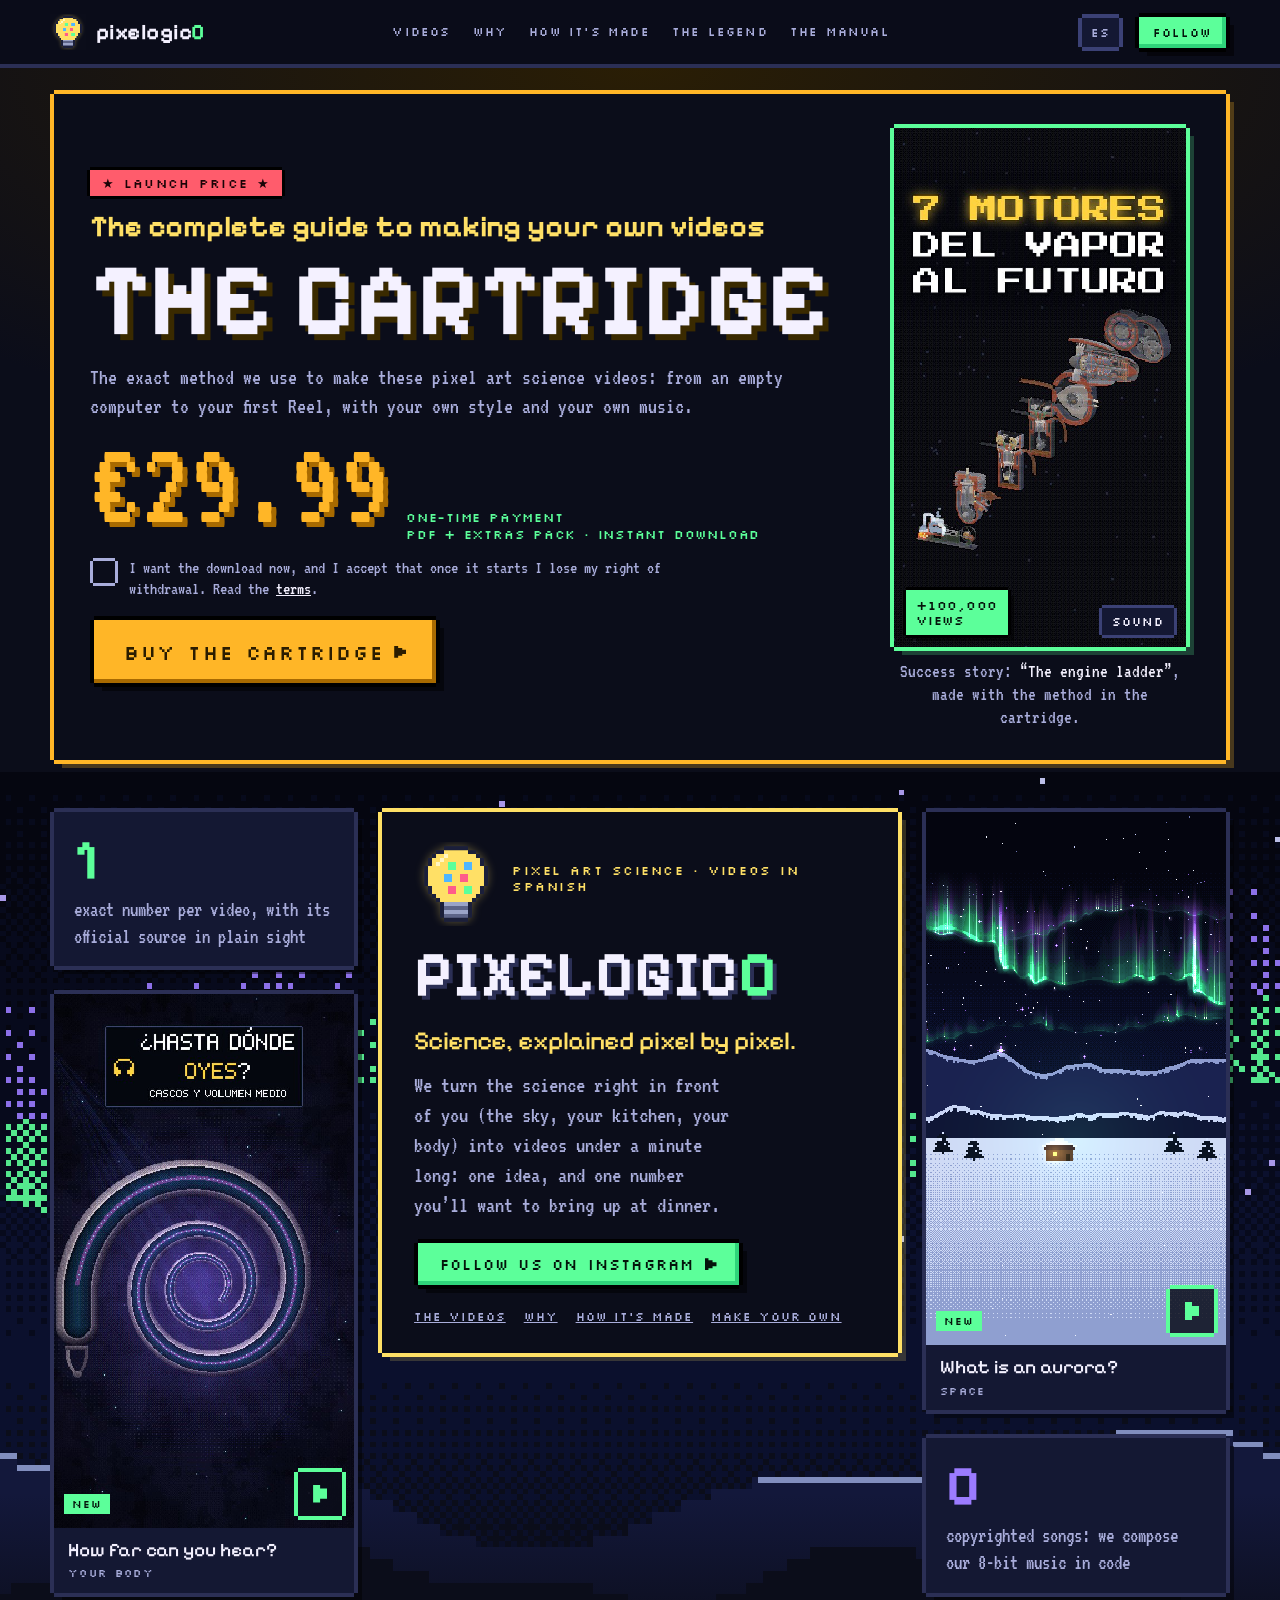
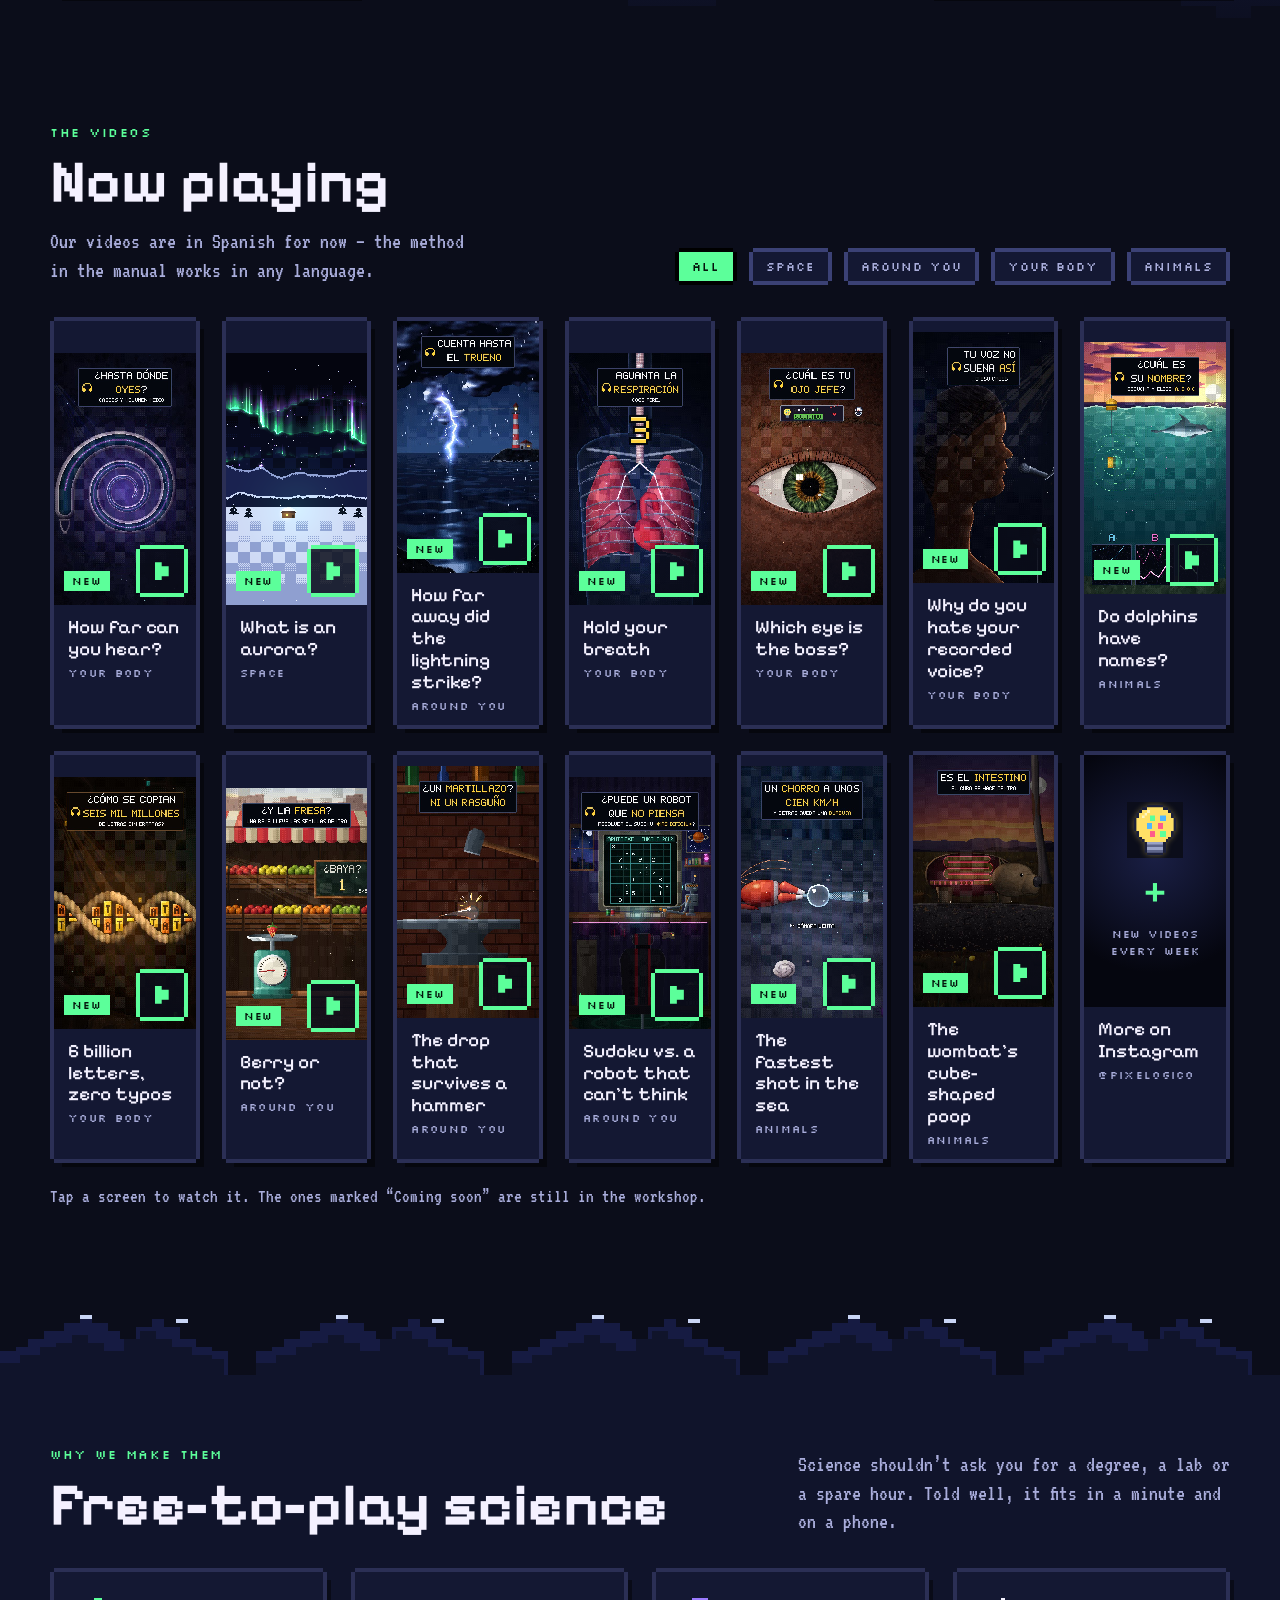
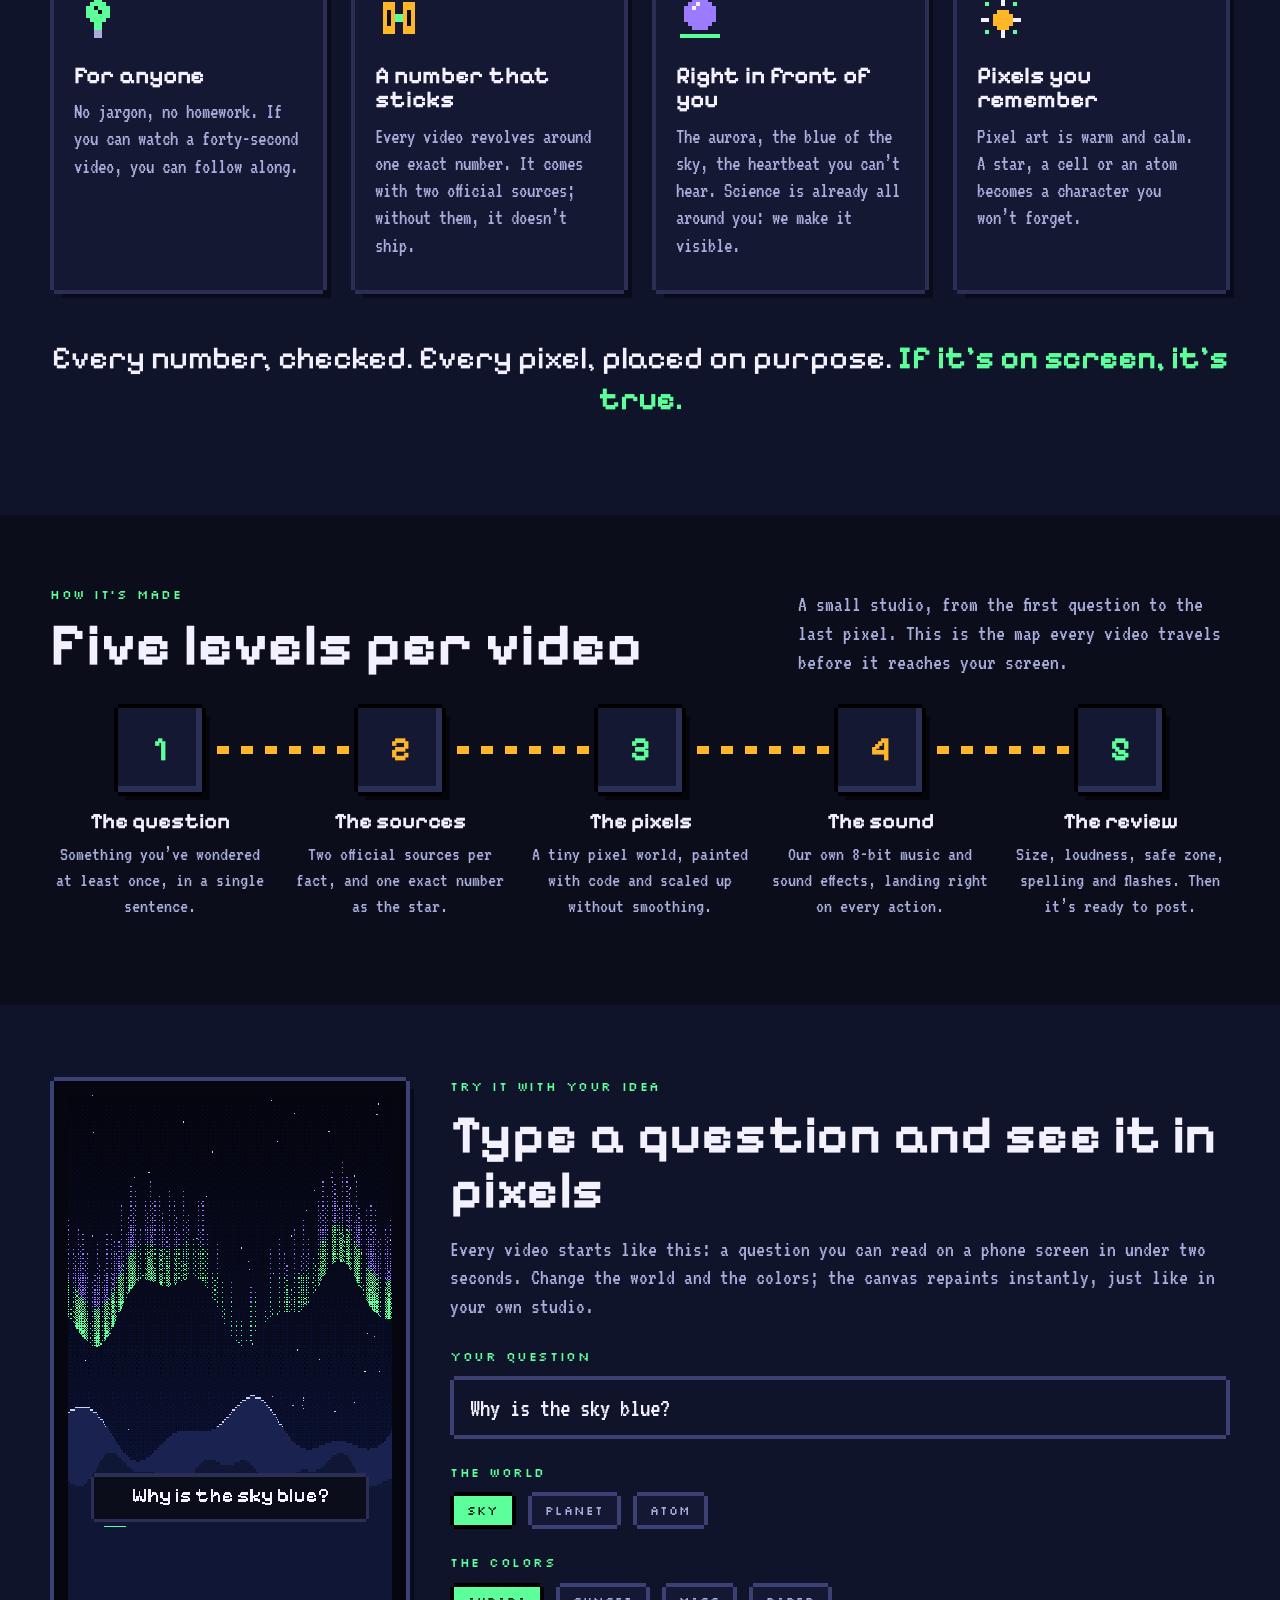
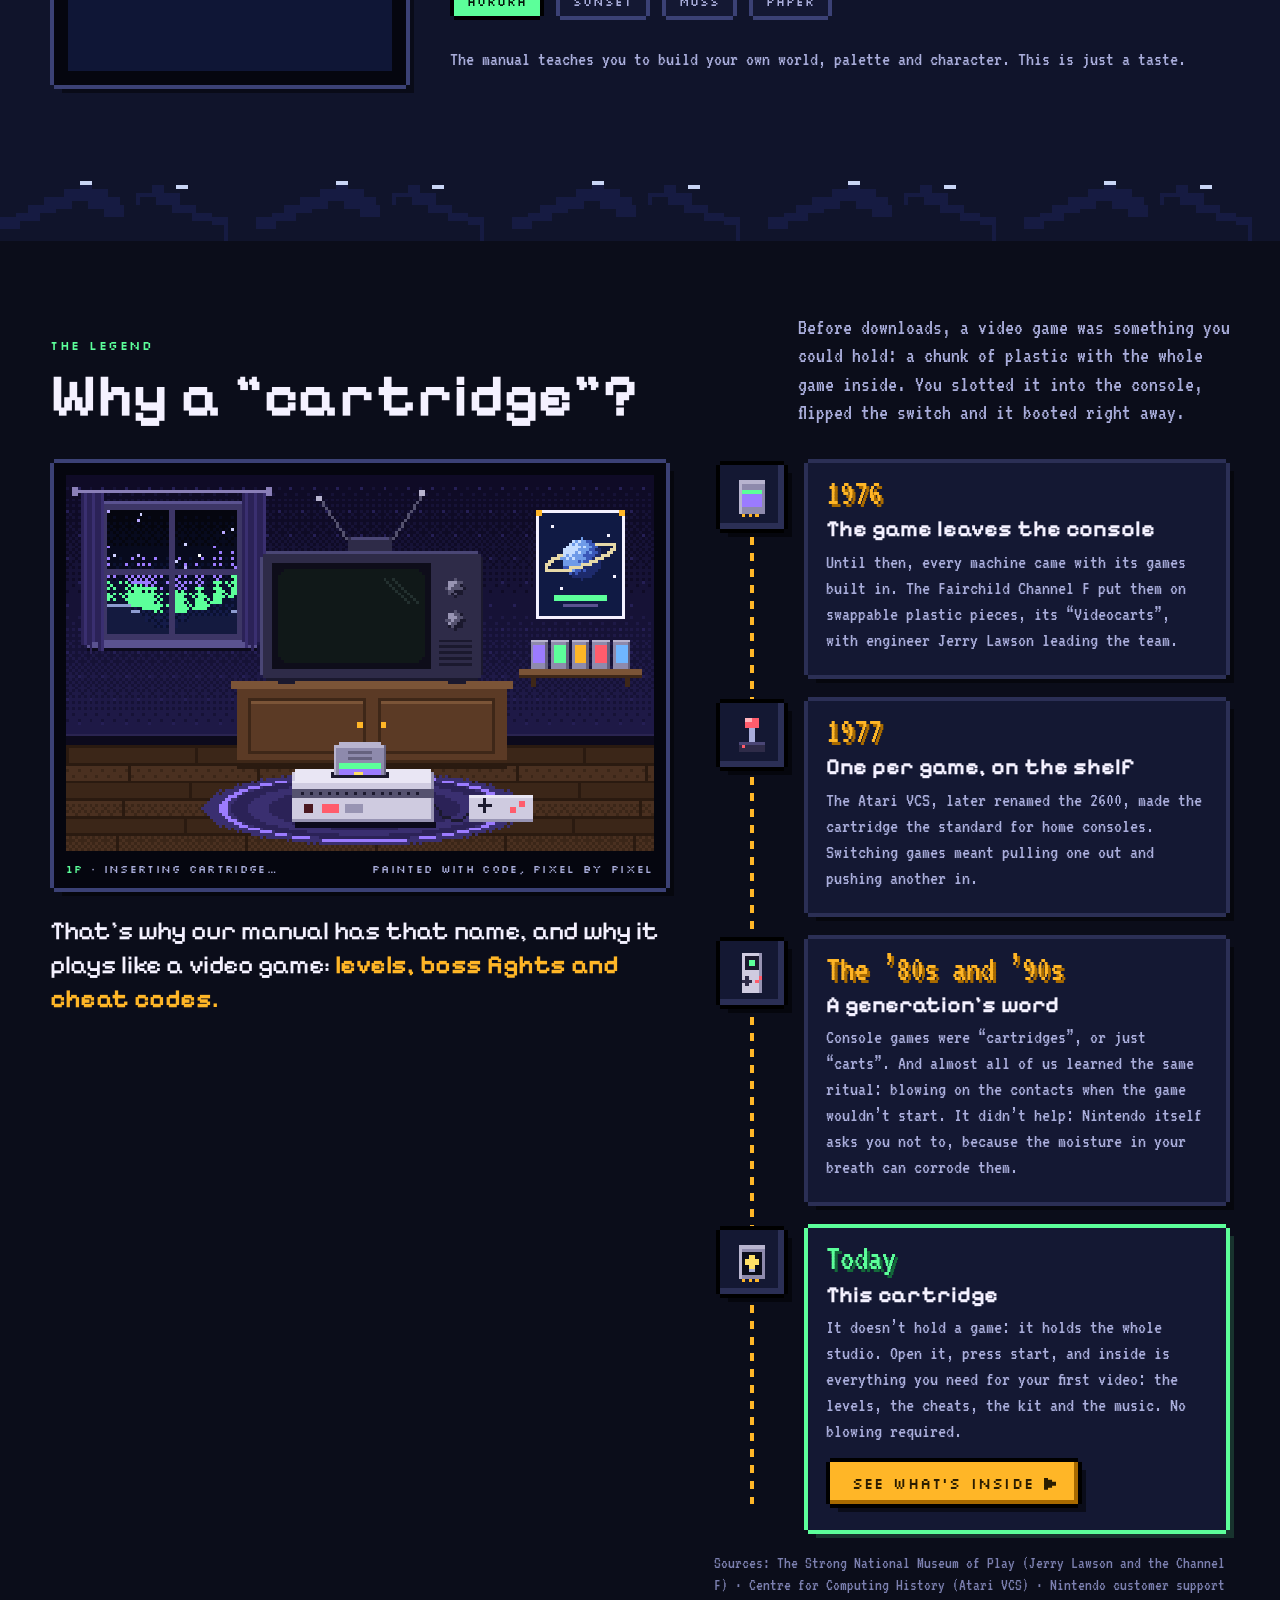
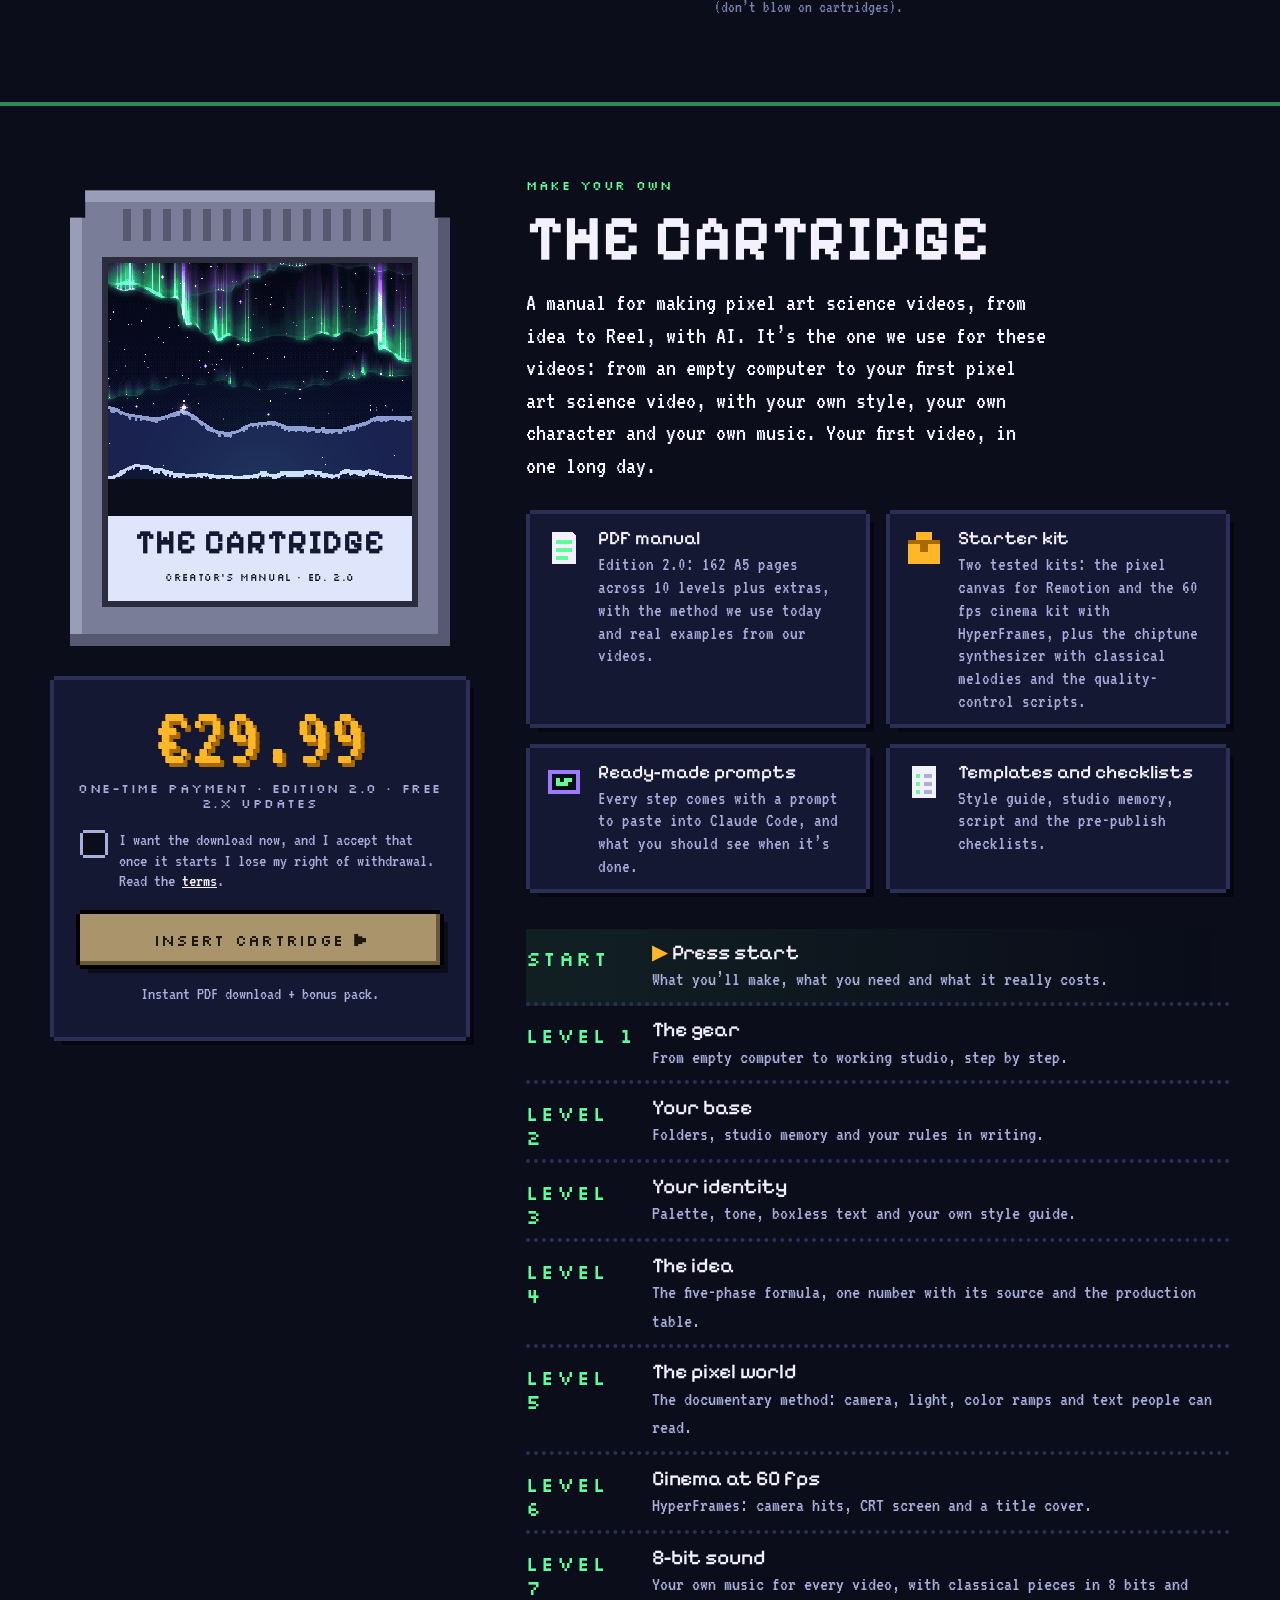
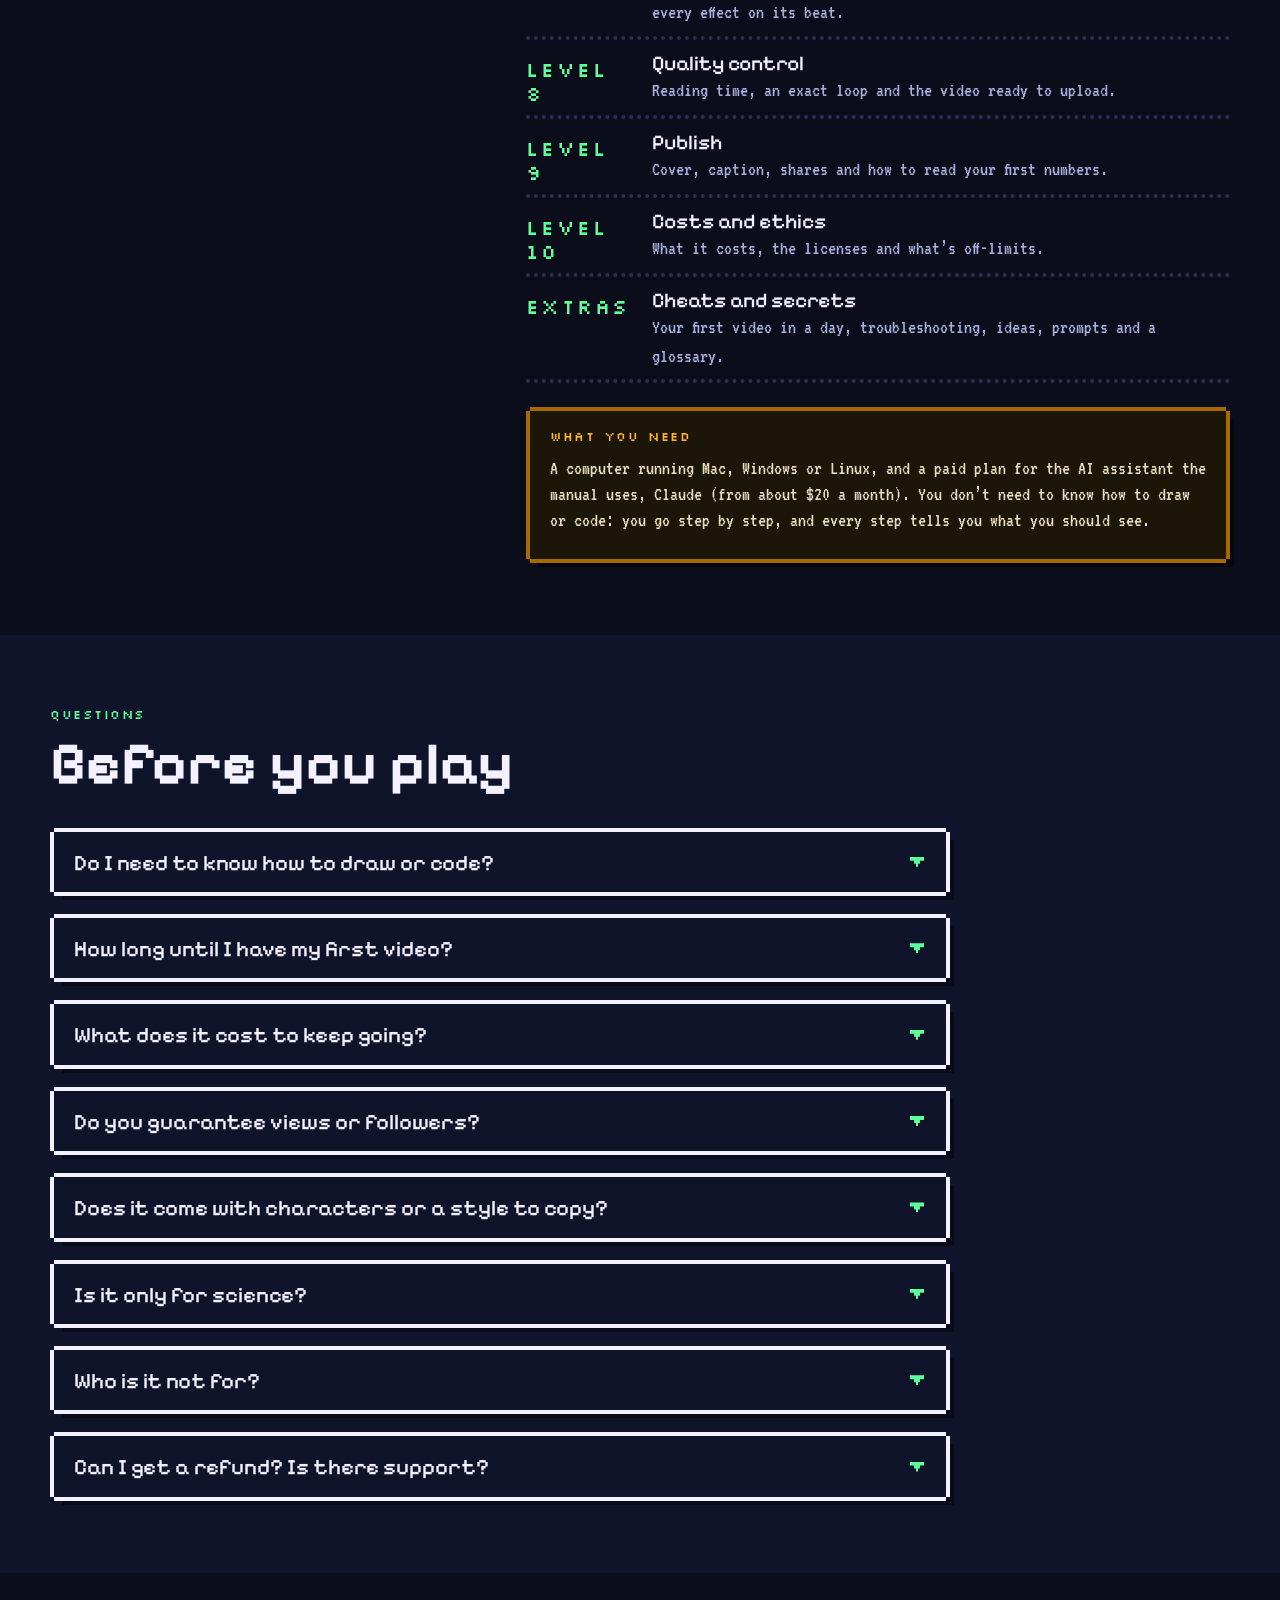
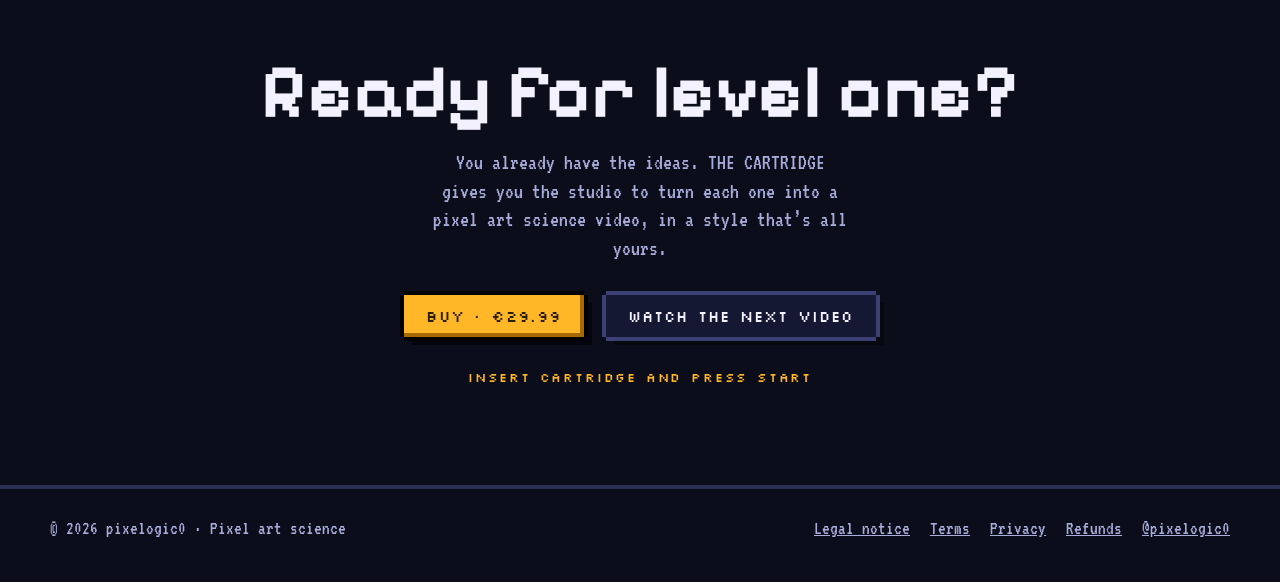
<file: en/index.html>
<!doctype html>
<html lang="en">
<head>
<meta charset="utf-8">
<meta name="viewport" content="width=device-width, initial-scale=1">
<title>pixelogic0 · Pixel art science</title>
<meta name="description" content="Pixel art science videos: one question, one exact number and two official sources. Plus THE CARTRIDGE, the manual for making your own.">
<link rel="canonical" href="https://pixelogic0.github.io/en/">
<link rel="alternate" hreflang="es" href="https://pixelogic0.github.io/">
<link rel="alternate" hreflang="en" href="https://pixelogic0.github.io/en/">
<link rel="alternate" hreflang="x-default" href="https://pixelogic0.github.io/">
<!-- Vista previa al compartir (Facebook, Instagram, WhatsApp, X). Si cambia la dirección de la web, cambiar las tres URL de aquí -->
<meta property="og:type" content="website">
<meta property="og:locale" content="en_US">
<meta property="og:locale:alternate" content="es_ES">
<meta property="og:site_name" content="pixelogic0">
<meta property="og:title" content="pixelogic0 · Science, explained pixel by pixel">
<meta property="og:description" content="Pixel art science videos with one exact number and its official source. Plus THE CARTRIDGE: a manual for making pixel art science videos, from idea to Reel, with AI.">
<meta property="og:url" content="https://pixelogic0.github.io/en/">
<meta property="og:image" content="https://pixelogic0.github.io/media/compartir.jpg">
<meta property="og:image:width" content="1200">
<meta property="og:image:height" content="630">
<meta property="og:image:alt" content="pixelogic0: pixel art science and the cover of the cartridge manual">
<meta name="twitter:card" content="summary_large_image">
<meta name="theme-color" content="#0b0d1a">
<link rel="icon" href="../media/favicon.png">
<link rel="apple-touch-icon" href="../media/logo.png">
<link rel="stylesheet" href="../fuentes/fuentes.css">
<style>
/* pixelogic0 · landing en pixel art. Todo se escala a múltiplos de 4 px. */
.bab {
  --noche: #0b0d1a;
  --noche2: #10142b;
  --tinta: #141833;
  --borde: #2b2f55;
  --borde2: #3b4175;
  --nieve: #f4f1ff;
  --gris: #a9addb;
  --verde: #5cff9a;
  --verde2: #2fd47a;
  --violeta: #9b7bff;
  --ambar: #ffb627;
  --ambar2: #a86a00;
  --rojo: #ff5c6c;
  --amarillo: #ffe066;
  --px: 4px;
  --titulo: "Pixelify Sans", monospace;
  --etiqueta: "Silkscreen", monospace;
  --texto: "VT323", monospace;
  background: var(--noche);
  color: var(--nieve);
  font: 400 22px/1.3 var(--texto);
  -webkit-font-smoothing: none;
  overflow-x: clip;
}
.bab *, .bab *::before, .bab *::after { box-sizing: border-box; }
.bab img, .bab video, .bab canvas { display: block; max-width: 100%; image-rendering: pixelated; }
.bab a { color: inherit; }
.bab h1, .bab h2, .bab h3 { font-family: var(--titulo); font-weight: 700; margin: 0; line-height: 1.02; }
.bab p { margin: 0 0 .7em; }
.bab .envoltura { width: min(1180px, 100% - 32px); margin-inline: auto; }
.bab .etq { font: 400 13px/1.2 var(--etiqueta); letter-spacing: .12em; text-transform: uppercase; }
.bab :focus-visible { outline: 4px solid var(--ambar); outline-offset: 4px; }

/* Marco pixel: bordes de 4 px con esquinas recortadas (sin border-radius) */
.bab .pix {
  position: relative;
  background: var(--tinta);
  box-shadow:
    0 calc(-1 * var(--px)) 0 0 var(--b, var(--borde)),
    0 var(--px) 0 0 var(--b, var(--borde)),
    calc(-1 * var(--px)) 0 0 0 var(--b, var(--borde)),
    var(--px) 0 0 0 var(--b, var(--borde)),
    calc(2 * var(--px)) calc(2 * var(--px)) 0 0 var(--sombra, rgba(0,0,0,.45));
  margin: var(--px);
}

/* Botones */
.bab .boton {
  --b: #000;
  display: inline-flex; align-items: center; gap: 10px;
  padding: 14px 22px 13px;
  font: 400 15px/1 var(--etiqueta); letter-spacing: .08em; text-transform: uppercase; text-decoration: none;
  background: var(--ambar); color: #2b1d00;
  box-shadow: 0 -4px 0 0 var(--b), 0 4px 0 0 var(--b), -4px 0 0 0 var(--b), 4px 0 0 0 var(--b), inset -4px -4px 0 0 var(--ambar2), 8px 8px 0 0 rgba(0,0,0,.5);
  margin: 4px; border: 0; cursor: pointer;
  transition: transform .08s steps(1);
}
.bab .boton:hover { background: #ffc85a; }
.bab .boton:active { transform: translate(4px, 4px); box-shadow: 0 -4px 0 0 var(--b), 0 4px 0 0 var(--b), -4px 0 0 0 var(--b), 4px 0 0 0 var(--b), inset 4px 4px 0 0 var(--ambar2); }
.bab .boton.verde { background: var(--verde); color: #04140b; box-shadow: 0 -4px 0 0 var(--b), 0 4px 0 0 var(--b), -4px 0 0 0 var(--b), 4px 0 0 0 var(--b), inset -4px -4px 0 0 var(--verde2), 8px 8px 0 0 rgba(0,0,0,.5); }
.bab .boton.verde:hover { background: #8dffbb; }
.bab .boton.fantasma { background: var(--tinta); color: var(--nieve); --b: var(--borde2); box-shadow: 0 -4px 0 0 var(--b), 0 4px 0 0 var(--b), -4px 0 0 0 var(--b), 4px 0 0 0 var(--b), 8px 8px 0 0 rgba(0,0,0,.4); }
.bab .boton.fantasma:hover { background: var(--borde); }
.bab .flecha { display: inline-block; width: 12px; height: 12px; background: currentColor; clip-path: polygon(0 0, 33% 0, 33% 17%, 67% 17%, 67% 33%, 100% 33%, 100% 67%, 67% 67%, 67% 83%, 33% 83%, 33% 100%, 0 100%); }

/* ---------- Barra superior ---------- */
.bab .barra { position: sticky; top: 0; z-index: 20; background: rgba(11,13,26,.92); border-bottom: 4px solid var(--borde); }
.bab .barra .envoltura { display: flex; align-items: center; justify-content: space-between; gap: 16px; min-height: 64px; }
.bab .logo { display: inline-flex; align-items: center; gap: 10px; text-decoration: none; font: 700 22px/1 var(--titulo); letter-spacing: .02em; }
.bab .logo img { width: 36px; height: 36px; }
.bab .cero { color: var(--verde); }
.bab .menu { display: flex; gap: 22px; }
.bab .menu a { font: 400 12px/1 var(--etiqueta); letter-spacing: .1em; text-transform: uppercase; text-decoration: none; color: var(--gris); }
.bab .menu a:hover { color: var(--verde); }
.bab .barra .boton { padding: 10px 14px 9px; font-size: 12px; }
.bab .lado { display: flex; align-items: center; gap: 12px; }
.bab .idioma { --b: var(--borde2); display: inline-block; padding: 9px 9px 8px; margin: 4px; font: 400 12px/1 var(--etiqueta); letter-spacing: .1em; text-decoration: none; color: var(--gris); background: var(--tinta); box-shadow: 0 -4px 0 0 var(--b), 0 4px 0 0 var(--b), -4px 0 0 0 var(--b), 4px 0 0 0 var(--b); }
.bab .idioma:hover { color: var(--verde); --b: var(--verde); }

/* ---------- Portada (bento) ---------- */
.bab .portada { position: relative; padding: 36px 0 56px; isolation: isolate; }
.bab .cielo { position: absolute; inset: 0; z-index: -1; width: 100%; height: 100%; object-fit: cover; opacity: .9; }
.bab .portada::after { content: ""; position: absolute; inset: auto 0 0; height: 160px; z-index: -1; background: linear-gradient(transparent, var(--noche)); }
.bab .bento { display: grid; grid-template-columns: 1fr 1.7fr 1fr; gap: 20px; align-items: start; }
.bab .pila { display: grid; gap: 20px; }
.bab .tarjeta-titulo { --b: var(--amarillo); --sombra: rgba(255,224,102,.18); background: #0b0d1a; color: var(--nieve); padding: 30px 32px 30px; }
.bab .tarjeta-titulo .marca { display: flex; align-items: center; gap: 14px; margin-bottom: 16px; }
.bab .tarjeta-titulo .marca img { width: 84px; height: 84px; flex: none; }
.bab .tarjeta-titulo .etq { color: var(--amarillo); }
.bab .tarjeta-titulo h1 { font-size: clamp(40px, 5vw, 66px); white-space: nowrap; color: #f4f1ff; text-shadow: 4px 4px 0 #2b2f55; }
.bab .tarjeta-titulo .lema { font: 500 clamp(20px, 2.2vw, 26px)/1.25 var(--titulo); color: var(--amarillo); margin: 18px 0 14px; }
.bab .tarjeta-titulo p.txt { font-size: 23px; color: var(--gris); max-width: 36ch; }
.bab .tarjeta-titulo .acciones { display: flex; flex-wrap: wrap; gap: 10px 14px; margin-top: 18px; }
.bab .saltos { display: flex; flex-wrap: wrap; gap: 6px 18px; margin-top: 22px; }
.bab .saltos a { font: 400 12px/1 var(--etiqueta); text-transform: uppercase; letter-spacing: .08em; color: var(--gris); }
.bab .saltos a:hover { color: var(--amarillo); }

.bab .cifra { padding: 20px 20px 16px; }
.bab .cifra .num { font: 700 clamp(40px, 4.4vw, 56px)/1 var(--titulo); color: var(--verde); margin-bottom: 8px; }
.bab .cifra .num.violeta { color: var(--violeta); }
.bab .cifra .num.ambar { color: var(--ambar); }
.bab .cifra p { color: var(--gris); font-size: 21px; margin: 0; }

/* Pantallas (vídeos verticales) */
.bab .pantalla { padding: 0; overflow: hidden; cursor: pointer; text-align: left; border: 0; color: inherit; font: inherit; width: calc(100% - 8px); display: block; }
.bab .pantalla .marco { position: relative; aspect-ratio: 9 / 16; background: #05060f; overflow: hidden; }
.bab .pantalla video, .bab .pantalla img, .bab .pantalla canvas { position: absolute; inset: 0; width: 100%; height: 100%; object-fit: cover; }
.bab .pantalla .info { padding: 12px 14px 12px; background: var(--tinta); }
.bab .pantalla .info h3 { font: 500 19px/1.15 var(--titulo); }
.bab .pantalla .info .etq { color: var(--gris); font-size: 11px; margin-top: 6px; display: block; }
.bab .pantalla .sello { position: absolute; bottom: 14px; left: 10px; z-index: 2; padding: 5px 8px 4px; background: var(--ambar); color: #2b1d00; font: 400 11px/1 var(--etiqueta); letter-spacing: .08em; }
.bab .pantalla .sello.ya { background: var(--verde); color: #04140b; }
.bab .pantalla .play { position: absolute; right: 12px; bottom: 12px; z-index: 2; width: 44px; height: 44px; background: rgba(11,13,26,.85); display: grid; place-items: center; box-shadow: 0 -4px 0 0 var(--verde), 0 4px 0 0 var(--verde), -4px 0 0 0 var(--verde), 4px 0 0 0 var(--verde); }
.bab .pantalla .play::before { content: ""; width: 14px; height: 18px; background: var(--verde); clip-path: polygon(0 0, 50% 0, 50% 22%, 100% 22%, 100% 78%, 50% 78%, 50% 100%, 0 100%); }
.bab .pantalla:hover .info h3 { color: var(--verde); }
.bab .pantalla.proximo { cursor: default; }
/* Última pantalla de la rejilla: «más en Instagram» (no la tocan los filtros) */
.bab .mas { display: block; width: calc(100% - 8px); padding: 0; overflow: hidden; color: inherit; text-decoration: none; }
.bab .mas .marco { aspect-ratio: 9 / 16; display: grid; align-content: center; justify-items: center; gap: 14px; padding: 16px; text-align: center; background: radial-gradient(circle at 50% 40%, #1a1f45 0, #05060f 70%); }
.bab .mas .marco img { width: 56px; height: auto; }
.bab .mas .marco b { font: 400 40px/1 var(--titulo); color: var(--verde); }
.bab .mas .marco span { font: 400 11px/1.5 var(--etiqueta); letter-spacing: .08em; color: var(--gris); }
.bab .mas .info { padding: 12px 14px; background: var(--tinta); }
.bab .mas .info h3 { font: 500 19px/1.15 var(--titulo); }
.bab .mas .info .etq { color: var(--gris); font-size: 11px; margin-top: 6px; display: block; }
.bab .mas:hover .info h3 { color: var(--verde); }
.bab .pantalla.proximo .play { display: none; }

/* ---------- Secciones ---------- */
.bab section.bloque { padding: 72px 0; position: relative; }
.bab .cabecera { display: flex; flex-wrap: wrap; align-items: end; justify-content: space-between; gap: 18px 32px; margin-bottom: 32px; }
.bab .cabecera .etq { color: var(--verde); margin-bottom: 12px; }
.bab .cabecera h2 { font-size: clamp(38px, 5vw, 60px); }
.bab .cabecera p { color: var(--gris); max-width: 48ch; margin: 0; }
.bab .montes { height: 80px; background: url("data:image/svg+xml,%3Csvg xmlns='http://www.w3.org/2000/svg' viewBox='0 0 64 20' shape-rendering='crispEdges'%3E%3Cpath fill='%23161b42' d='M0 14h4v-1h3v-2h4v-2h5V7h4V5h3v2h4v2h3v2h4V8h4V6h3v2h4v3h4v2h4v1h4v6H0z'/%3E%3Cpath fill='%2310142b' d='M0 17h5v-2h5v-2h4v-1h4v-2h4v2h4v2h5v-3h4v-2h4v2h4v2h5v2h5v1h3v4H0z'/%3E%3Cpath fill='%23c9d5f5' d='M20 5h3v1h-3zM44 6h3v1h-3z'/%3E%3C/svg%3E") 0 100% / 256px 80px repeat-x; image-rendering: pixelated; }
.bab .suelo { height: 4px; background: var(--verde); opacity: .5; }

/* Filtros */
.bab .filtros { display: flex; flex-wrap: wrap; gap: 10px 12px; }
.bab .chip { --b: var(--borde2); padding: 9px 13px 8px; font: 400 12px/1 var(--etiqueta); letter-spacing: .08em; text-transform: uppercase; background: var(--tinta); color: var(--gris); border: 0; cursor: pointer; box-shadow: 0 -4px 0 0 var(--b), 0 4px 0 0 var(--b), -4px 0 0 0 var(--b), 4px 0 0 0 var(--b); margin: 4px; }
.bab .chip[aria-pressed="true"] { background: var(--verde); color: #04140b; --b: #000; }
.bab .rejilla { display: grid; grid-template-columns: repeat(auto-fill, minmax(146px, 1fr)); gap: 22px; }
.bab .nota { color: var(--gris); font-size: 19px; margin-top: 22px; }

/* Por qué */
.bab .razones { display: grid; grid-template-columns: repeat(4, 1fr); gap: 24px; }
.bab .razon { padding: 22px 20px 16px; }
.bab .razon .icono { width: 48px; height: 48px; margin-bottom: 14px; }
.bab .razon h3 { font-size: 24px; margin-bottom: 10px; color: var(--nieve); }
.bab .razon p { color: var(--gris); font-size: 21px; }
.bab .lema-grande { margin-top: 44px; text-align: center; font: 500 clamp(22px, 2.6vw, 32px)/1.3 var(--titulo); color: var(--nieve); }
.bab .lema-grande b { color: var(--verde); font-weight: 700; }

/* Mapa del mundo (cómo se hacen) */
.bab .mapa { display: grid; grid-template-columns: repeat(5, 1fr); gap: 20px; position: relative; }
.bab .mapa::before { content: ""; position: absolute; left: 6%; right: 6%; top: 38px; height: 8px; background: repeating-linear-gradient(90deg, var(--ambar) 0 12px, transparent 12px 24px); z-index: 0; }
.bab .casilla { position: relative; z-index: 1; text-align: center; }
.bab .casilla .nodo { --b: #000; width: 84px; height: 84px; margin: 0 auto 18px; display: grid; place-items: center; background: var(--tinta); font: 700 34px/1 var(--titulo); color: var(--ambar); box-shadow: 0 -4px 0 0 var(--b), 0 4px 0 0 var(--b), -4px 0 0 0 var(--b), 4px 0 0 0 var(--b), inset -6px -6px 0 0 var(--borde), 8px 8px 0 0 rgba(0,0,0,.5); }
.bab .casilla:nth-child(odd) .nodo { color: var(--verde); }
.bab .casilla h3 { font-size: 22px; margin-bottom: 8px; }
.bab .casilla p { color: var(--gris); font-size: 20px; }

/* Demo */
.bab .demo { display: grid; grid-template-columns: minmax(240px, 360px) 1fr; gap: 40px; align-items: center; }
.bab .demo .movil { padding: 14px; background: #05060f; --b: var(--borde2); }
.bab .demo canvas { width: 100%; aspect-ratio: 9 / 16; background: #000; }
.bab .control { margin-bottom: 26px; }
.bab .control label, .bab .control .etq { display: block; color: var(--verde); margin-bottom: 12px; }
.bab .campo { --b: var(--borde2); width: calc(100% - 8px); margin: 4px; padding: 14px 16px 12px; background: var(--noche2); color: var(--nieve); border: 0; font: 400 26px/1.1 var(--texto); box-shadow: 0 -4px 0 0 var(--b), 0 4px 0 0 var(--b), -4px 0 0 0 var(--b), 4px 0 0 0 var(--b); }
.bab .campo::placeholder { color: #6b6f9c; }
.bab .demo .ayuda { color: var(--gris); font-size: 20px; margin-top: 10px; }

/* Producto */
.bab .producto { display: grid; grid-template-columns: minmax(260px, 420px) 1fr; gap: 56px; align-items: start; }
.bab .cartucho { position: relative; width: min(100%, 380px); margin: 12px auto 0; aspect-ratio: 5 / 6; background: #7a7d98; clip-path: polygon(0 6%, 4% 6%, 4% 0, 96% 0, 96% 6%, 100% 6%, 100% 100%, 0 100%); box-shadow: inset -12px -12px 0 0 #565970, inset 12px 12px 0 0 #9a9db6; }
.bab .cartucho::before { content: ""; position: absolute; left: 14%; right: 14%; top: 4%; height: 7%; background: repeating-linear-gradient(90deg, #565970 0 8px, transparent 8px 20px); }
.bab .cartucho .etiqueta { position: absolute; left: 10%; right: 10%; top: 16%; bottom: 10%; background: var(--noche); box-shadow: 0 0 0 6px #2b2d3d; overflow: hidden; }
.bab .cartucho .etiqueta img { width: 100%; height: 64%; object-fit: cover; object-position: 50% 30%; }
.bab .cartucho .etiqueta .rot { position: absolute; left: 0; right: 0; bottom: 0; padding: 10px 12px 12px; background: #dfe6fb; color: var(--tinta); text-align: center; }
.bab .cartucho .etiqueta .rot b { display: block; font: 700 clamp(24px, 3vw, 34px)/1 var(--titulo); }
.bab .cartucho .etiqueta .rot span { font: 400 10px/1.3 var(--etiqueta); letter-spacing: .06em; }
.bab .precio-caja { margin-top: 34px; padding: 22px 22px 18px; text-align: center; }
.bab .precio { font: 400 88px/.8 var(--texto); color: var(--ambar); text-shadow: 4px 4px 0 var(--ambar2); }
.bab .precio-caja .etq { color: var(--gris); margin: 8px 0 18px; display: block; }
.bab .precio-caja .boton { width: calc(100% - 8px); justify-content: center; font-size: 16px; padding: 18px 16px 17px; }
.bab .precio-caja .seguro { color: var(--gris); font-size: 18px; margin-top: 14px; }
.bab .consiento { position: relative; display: flex; gap: 14px; align-items: flex-start; text-align: left; margin: 0 4px 18px; font-size: 18px; line-height: 1.15; color: var(--gris); cursor: pointer; }
.bab .consiento input { position: absolute; opacity: 0; width: 1px; height: 1px; }
.bab .consiento .casilla { flex: none; position: relative; width: 22px; height: 22px; margin: 3px 0 0 3px; background: var(--noche); box-shadow: 0 -3px 0 0 var(--gris), 0 3px 0 0 var(--gris), -3px 0 0 0 var(--gris), 3px 0 0 0 var(--gris); }
.bab .consiento input:checked + .casilla { background: var(--verde); box-shadow: 0 -3px 0 0 #000, 0 3px 0 0 #000, -3px 0 0 0 #000, 3px 0 0 0 #000; }
.bab .consiento input:checked + .casilla::after { content: ""; position: absolute; left: 3px; top: 3px; width: 2px; height: 2px; color: #04140b; box-shadow: 0 8px, 2px 10px, 4px 12px, 6px 10px, 8px 8px, 10px 6px, 12px 4px, 14px 2px, 0 10px, 4px 14px, 6px 12px; }
.bab .consiento input:focus-visible + .casilla { outline: 4px solid var(--ambar); outline-offset: 5px; }
.bab .consiento a { color: var(--nieve); }
.bab .boton[aria-disabled="true"] { filter: saturate(.35) brightness(.8); }
.bab .aviso-compra { color: var(--ambar); font-size: 19px; margin: 12px 0 0; }

.bab .ficha h2 { font-size: clamp(40px, 5vw, 64px); margin-bottom: 16px; }
.bab .ficha .entrada { font-size: 25px; color: var(--nieve); max-width: 52ch; }
.bab .inventario { display: grid; grid-template-columns: repeat(2, 1fr); gap: 16px; margin: 28px 0 36px; }
.bab .objeto { display: flex; gap: 14px; align-items: start; padding: 14px 14px 10px; }
.bab .objeto svg { flex: none; width: 40px; height: 40px; }
.bab .objeto b { display: block; font: 500 19px/1.15 var(--titulo); margin-bottom: 4px; }
.bab .objeto span { color: var(--gris); font-size: 19px; line-height: 1.2; display: block; }
.bab .niveles { list-style: none; padding: 0; margin: 0 0 28px; display: grid; gap: 0; }
.bab .niveles li { display: grid; grid-template-columns: 110px 1fr; gap: 16px; padding: 12px 0 10px; border-bottom: 4px dotted var(--borde); }
.bab .niveles li .etq { color: var(--verde); padding-top: 5px; }
.bab .niveles li b { font: 500 21px/1.1 var(--titulo); display: block; }
.bab .niveles li span { color: var(--gris); font-size: 20px; }
.bab .niveles li.sel { background: linear-gradient(90deg, rgba(92,255,154,.08), transparent); }
.bab .niveles li.sel b::before { content: "▶ "; color: var(--ambar); }
.bab .requisitos { padding: 18px 20px 12px; --b: var(--ambar2); background: #1b1608; }
.bab .requisitos .etq { color: var(--ambar); display: block; margin-bottom: 10px; }
.bab .requisitos p { color: #e9dcc0; font-size: 20px; }

/* Leyenda del cartucho */
.bab .leyenda { display: grid; grid-template-columns: 1.2fr 1fr; gap: 44px; align-items: start; }
.bab .leyenda .escena { position: sticky; top: 92px; }
.bab .habitacion { padding: 12px; background: #05060f; --b: var(--borde2); }
.bab .habitacion canvas { width: 100%; aspect-ratio: 200 / 128; background: #0f0b26; }
.bab .habitacion .pie-hab { display: flex; flex-wrap: wrap; justify-content: space-between; gap: 6px 14px; padding-top: 12px; }
.bab .habitacion .pie-hab .etq { color: var(--gris); font-size: 11px; }
.bab .habitacion .pie-hab .etq b { color: var(--verde); font-weight: 400; }
.bab .leyenda .remate { margin-top: 26px; font: 500 clamp(20px, 2.2vw, 26px)/1.3 var(--titulo); color: var(--nieve); }
.bab .leyenda .remate b { color: var(--ambar); font-weight: 700; }
.bab .cronica { list-style: none; padding: 0; margin: 0; display: grid; gap: 18px; position: relative; }
.bab .cronica::before { content: ""; position: absolute; left: 36px; top: 30px; bottom: 30px; width: 4px; background: repeating-linear-gradient(180deg, var(--ambar) 0 8px, transparent 8px 16px); }
.bab .hito { position: relative; display: grid; grid-template-columns: 76px 1fr; gap: 14px; align-items: start; }
.bab .hito .icono-hito { --b: #000; width: 64px; height: 64px; margin: 6px; display: grid; place-items: center; background: var(--tinta); box-shadow: 0 -4px 0 0 var(--b), 0 4px 0 0 var(--b), -4px 0 0 0 var(--b), 4px 0 0 0 var(--b), inset -6px -6px 0 0 var(--borde), 8px 8px 0 0 rgba(0,0,0,.5); }
.bab .hito .icono-hito svg { width: 40px; height: 40px; }
.bab .hito .texto-hito { padding: 14px 18px 8px; }
.bab .hito .anyo { display: block; font: 400 36px/.9 var(--texto); color: var(--ambar); text-shadow: 3px 3px 0 var(--ambar2); margin-bottom: 8px; }
.bab .hito h3 { font-size: 23px; margin-bottom: 8px; }
.bab .hito p { color: var(--gris); font-size: 20px; }
.bab .hito.hoy .texto-hito { --b: var(--verde); --sombra: rgba(92,255,154,.16); }
.bab .hito.hoy .anyo { color: var(--verde); text-shadow: 3px 3px 0 #13693a; }
.bab .fuentes-ley { color: #7c80b0; font-size: 17px; margin-top: 18px; }

/* Preguntas: cajas de diálogo */
.bab .preguntas { display: grid; gap: 18px; max-width: 900px; }
.bab details.dialogo { --b: var(--nieve); background: var(--noche2); padding: 0; }
.bab details.dialogo summary { list-style: none; cursor: pointer; padding: 18px 54px 16px 20px; font: 500 22px/1.2 var(--titulo); position: relative; }
.bab details.dialogo summary::-webkit-details-marker { display: none; }
.bab details.dialogo summary::after { content: ""; position: absolute; right: 22px; top: 50%; width: 14px; height: 10px; margin-top: -5px; background: var(--verde); clip-path: polygon(0 0, 100% 0, 100% 40%, 71% 40%, 71% 70%, 57% 70%, 57% 100%, 43% 100%, 43% 70%, 29% 70%, 29% 40%, 0 40%); }
.bab details.dialogo[open] summary::after { transform: rotate(180deg); }
.bab details.dialogo .resp { padding: 0 20px 14px; color: var(--gris); font-size: 21px; }
.bab details.dialogo .resp b { color: var(--nieve); font-weight: 400; }

/* Cierre y pie */
.bab .final { text-align: center; padding: 80px 0 96px; }
.bab .final h2 { font-size: clamp(40px, 6vw, 76px); margin-bottom: 18px; }
.bab .final p { color: var(--gris); max-width: 46ch; margin: 0 auto 28px; }
.bab .final .acciones { display: flex; justify-content: center; flex-wrap: wrap; gap: 14px; }
.bab .insert { display: inline-block; margin-top: 30px; font: 400 13px/1 var(--etiqueta); letter-spacing: .14em; color: var(--ambar); animation: parpadeo 1.6s steps(1) infinite; }
@keyframes parpadeo { 50% { opacity: 0; } }
.bab footer.pie { border-top: 4px solid var(--borde); padding: 28px 0 40px; color: var(--gris); font-size: 19px; }
.bab footer.pie .envoltura { display: flex; flex-wrap: wrap; justify-content: space-between; gap: 14px 28px; }
.bab footer.pie nav { display: flex; flex-wrap: wrap; gap: 8px 20px; }
.bab footer.pie a { color: var(--gris); }
.bab footer.pie a:hover { color: var(--verde); }

/* Visor de vídeo */
.bab dialog.visor { border: 0; padding: 0; background: transparent; max-width: min(420px, 92vw); width: 100%; color: var(--nieve); }
.bab dialog.visor::backdrop { background: rgba(5,6,15,.88); }
.bab dialog.visor .pix { padding: 12px; background: #05060f; --b: var(--verde); }
.bab dialog.visor video { width: 100%; aspect-ratio: 9 / 16; background: #000; }
.bab dialog.visor .pie-visor { display: flex; justify-content: space-between; align-items: center; gap: 12px; padding-top: 12px; }
.bab dialog.visor h3 { font-size: 20px; }
.bab dialog.visor .cerrar { padding: 9px 12px 8px; font-size: 12px; }

/* ---------- Móvil ---------- */
/* OFERTA: lo primero que se ve (07/11/2026) */
.bab .oferta { padding: 22px 0 8px; background: radial-gradient(120% 90% at 50% 0%, #2a1e05 0%, var(--noche) 62%); }
.bab .oferta-caja { --b: var(--ambar); --sombra: rgba(255,182,39,.25); display: grid; grid-template-columns: minmax(0, 1fr) 300px; gap: 34px; align-items: center; padding: 30px 36px 30px; background: #0b0d1a; }
.bab .oferta .sello { display: inline-block; margin: 0 0 14px; padding: 7px 12px 6px; font: 400 13px/1 var(--etiqueta); letter-spacing: .1em; background: var(--rojo); color: #1a0306; box-shadow: 0 -3px 0 0 #000, 0 3px 0 0 #000, -3px 0 0 0 #000, 3px 0 0 0 #000; }
.bab .oferta .kicker { font: 700 clamp(22px, 2.6vw, 30px)/1.1 var(--titulo); color: var(--amarillo); margin: 0 0 6px; }
.bab .oferta h2 { font-size: clamp(54px, 8vw, 104px); color: var(--nieve); text-shadow: 6px 6px 0 #3a2a00; margin-bottom: 10px; }
.bab .oferta .sub { color: var(--gris); font-size: 22px; max-width: 34em; }
.bab .oferta-precio { display: flex; align-items: baseline; gap: 16px; flex-wrap: wrap; margin: 6px 0 16px; }
.bab .oferta-precio .cifra-precio { font: 400 clamp(76px, 10vw, 124px)/.8 var(--texto); color: var(--ambar); text-shadow: 5px 5px 0 var(--ambar2); }
.bab .oferta-precio small { font: 400 13px/1.3 var(--etiqueta); letter-spacing: .06em; color: var(--verde); text-transform: uppercase; }
.bab .oferta .consiento { margin: 0 0 16px; max-width: 34em; }
.bab .oferta .boton.grande { font-size: 20px; padding: 22px 30px 21px; }
.bab .oferta .boton.grande[aria-disabled="true"] { filter: none; }
.bab .exito { margin: 0; }
.bab .exito-marco { --b: var(--verde); --sombra: rgba(92,255,154,.22); position: relative; padding: 0; aspect-ratio: 9 / 16; background: #000; overflow: hidden; }
.bab .exito-marco video { width: 100%; height: 100%; object-fit: cover; }
.bab .exito-sello { position: absolute; bottom: 12px; left: 12px; padding: 8px 10px 7px; font: 400 13px/1.15 var(--etiqueta); letter-spacing: .06em; background: var(--verde); color: #04140b; box-shadow: 0 -3px 0 0 #000, 0 3px 0 0 #000, -3px 0 0 0 #000, 3px 0 0 0 #000, 6px 6px 0 0 rgba(0,0,0,.5); }
.bab .exito-sonido { position: absolute; right: 12px; bottom: 12px; padding: 8px 10px 7px; border: 0; cursor: pointer; font: 400 12px/1 var(--etiqueta); letter-spacing: .08em; background: var(--tinta); color: var(--nieve); box-shadow: 0 -3px 0 0 var(--borde2), 0 3px 0 0 var(--borde2), -3px 0 0 0 var(--borde2), 3px 0 0 0 var(--borde2); }
.bab .exito-sonido[aria-pressed="true"] { background: var(--ambar); color: #2b1d00; }
.bab .exito figcaption { margin-top: 14px; font-size: 19px; line-height: 1.2; color: var(--gris); text-align: center; }
.bab .exito figcaption b { color: var(--nieve); font-weight: 400; }
@media (max-width: 860px) {
  .bab .oferta { padding-top: 12px; }
  .bab .oferta-caja { grid-template-columns: 1fr; gap: 18px; padding: 20px 18px 22px; }
  .bab .exito { width: min(78%, 330px); margin: 6px auto 0; }
  .bab .oferta .sub { display: none; }
  .bab .oferta .boton.grande { width: calc(100% - 8px); justify-content: center; }
}
@media (max-width: 980px) {
  .bab .menu { display: none; }
  .bab .bento { grid-template-columns: 1fr 1fr; }
  .bab .bento .tarjeta-titulo { grid-column: 1 / -1; order: -1; }
  .bab .razones { grid-template-columns: repeat(2, 1fr); }
  .bab .mapa { grid-template-columns: 1fr; gap: 26px; }
  .bab .mapa::before { left: 46px; right: auto; top: 20px; bottom: 20px; width: 8px; height: auto; background: repeating-linear-gradient(180deg, var(--ambar) 0 12px, transparent 12px 24px); }
  .bab .casilla { display: grid; grid-template-columns: 92px 1fr; gap: 0 18px; text-align: left; align-items: center; }
  .bab .casilla .nodo { margin: 0; grid-row: span 2; }
  .bab .demo, .bab .producto, .bab .leyenda { grid-template-columns: 1fr; }
  .bab .leyenda .escena { position: static; }
  .bab .demo .movil { max-width: 340px; margin-inline: auto; }
}
@media (max-width: 600px) {
  .bab { font-size: 21px; }
  .bab .tarjeta-titulo .marca img { width: 64px; height: 64px; }
  .bab .barra .boton { display: none; }
  .bab .tarjeta-titulo { padding: 26px 20px 22px; }
  .bab .razones, .bab .inventario { grid-template-columns: 1fr; }
  .bab .rejilla { grid-template-columns: repeat(2, 1fr); gap: 16px; }
  .bab .pantalla .info h3 { font-size: 16px; }
  .bab .niveles li { grid-template-columns: 1fr; gap: 4px; }
  .bab section.bloque { padding: 56px 0; }
}
@media (prefers-reduced-motion: reduce) {
  .bab .insert { animation: none; }
  .bab .boton { transition: none; }
}
</style>
</head>
<body style="margin:0;background:#0b0d1a">
<div class="bab" id="bab">

<header class="barra">
  <div class="envoltura">
    <a class="logo" href="#top" aria-label="pixelogic0, home">
      <img data-media="logo" alt="" width="36" height="36">
      <span>pixelogic<span class="cero">0</span></span>
    </a>
    <nav class="menu" aria-label="Sections">
      <a href="#videos">Videos</a>
      <a href="#why">Why</a>
      <a href="#how">How it’s made</a>
      <a href="#legend">The legend</a>
      <a href="#manual">The manual</a>
    </nav>
    <div class="lado">
      <a class="idioma" href="../" hreflang="es" lang="es" aria-label="Versión en español">ES</a>
      <a class="boton verde" data-enlace="instagram" href="#">Follow</a>
    </div>
  </div>
</header>

<main id="top">
  <!-- OFERTA: lo primero que se ve -->
  <section class="oferta" aria-labelledby="oferta-tit">
    <div class="envoltura">
      <div class="pix oferta-caja">
        <div>
          <p class="sello">&#9733; LAUNCH PRICE &#9733;</p>
          <p class="kicker">The complete guide to making your own videos</p>
          <h2 id="oferta-tit">THE CARTRIDGE</h2>
          <p class="sub">The exact method we use to make these pixel art science videos: from an empty computer to your first Reel, with your own style and your own music.</p>
          <div class="oferta-precio"><span class="cifra-precio" data-dato="precio">€29.99</span><small>One-time payment<br>PDF + extras pack · instant download</small></div>
          <label class="consiento"><input type="checkbox" id="consiento-oferta" data-consiento><span class="casilla" aria-hidden="true"></span><span>I want the download now, and I accept that once it starts I lose my right of withdrawal. Read the <a data-enlace="terminos" href="#">terms</a>.</span></label>
          <a class="boton grande" data-enlace="comprar" data-compra href="#">Buy the cartridge <span class="flecha"></span></a>
          <p class="aviso-compra" data-aviso role="status" hidden>Tick the box to continue.</p>
        </div>
        <figure class="exito">
          <div class="pix exito-marco">
            <video id="exito-video" src="../media/p26_motores.mp4" poster="../media/p26_motores.jpg" autoplay muted loop playsinline preload="auto" aria-label="Our engine video: seven engines built piece by piece in 3D pixel art"></video>
            <span class="exito-sello">+100,000<br>VIEWS</span>
            <button class="exito-sonido" id="exito-sonido" type="button" aria-pressed="false" data-on="SOUND ON" data-off="SOUND">SOUND</button>
          </div>
          <figcaption>Success story: <b>“The engine ladder”</b>, made with the method in the cartridge.</figcaption>
        </figure>
      </div>
    </div>
  </section>
  <!-- PORTADA -->
  <section class="portada">
    <canvas class="cielo" id="cielo" aria-hidden="true"></canvas>
    <div class="envoltura">
      <div class="bento">
        <div class="pila">
          <div class="pix cifra"><div class="num">1</div><p>exact number per video, with its official source in plain sight</p></div>
          <div data-pantalla="0"></div>
        </div>
        <div class="pix tarjeta-titulo">
          <div class="marca"><img data-media="logo" alt="pixelogic0 logo: a pixel light bulb"><p class="etq">Pixel art science · videos in Spanish</p></div>
          <h1>PIXELOGIC<span class="cero">0</span></h1>
          <p class="lema">Science, explained pixel by pixel.</p>
          <p class="txt">We turn the science right in front of you (the sky, your kitchen, your body) into videos under a minute long: one idea, and one number you’ll want to bring up at dinner.</p>
          <div class="acciones">
            <a class="boton verde" data-enlace="instagram" href="#">Follow us on Instagram <span class="flecha"></span></a>
          </div>
          <nav class="saltos" aria-label="Shortcuts">
            <a href="#videos">The videos</a><a href="#why">Why</a><a href="#how">How it’s made</a><a href="#manual">Make your own</a>
          </nav>
        </div>
        <div class="pila">
          <div data-pantalla="1"></div>
          <div class="pix cifra"><div class="num violeta">0</div><p>copyrighted songs: we compose our 8-bit music in code</p></div>
        </div>
      </div>
      <div id="cifras-reales"></div>
    </div>
  </section>

  <!-- VÍDEOS -->
  <section class="bloque" id="videos">
    <div class="envoltura">
      <div class="cabecera">
        <div>
          <p class="etq">The videos</p>
          <h2>Now playing</h2>
          <p style="margin-top:14px">Our videos are in Spanish for now — the method in the manual works in any language.</p>
        </div>
        <div class="filtros" role="group" aria-label="Filter by topic">
          <button class="chip" aria-pressed="true" data-tema="todos">All</button>
          <button class="chip" aria-pressed="false" data-tema="espacio">Space</button>
          <button class="chip" aria-pressed="false" data-tema="alrededor">Around you</button>
          <button class="chip" aria-pressed="false" data-tema="cuerpo">Your body</button>
          <button class="chip" aria-pressed="false" data-tema="animales">Animals</button>
        </div>
      </div>
      <div class="rejilla" id="rejilla"></div>
      <p class="nota">Tap a screen to watch it. The ones marked “Coming soon” are still in the workshop.</p>
    </div>
  </section>

  <div class="montes" aria-hidden="true"></div>

  <!-- POR QUÉ -->
  <section class="bloque" id="why" style="background:var(--noche2)">
    <div class="envoltura">
      <div class="cabecera">
        <div>
          <p class="etq">Why we make them</p>
          <h2>Free-to-play science</h2>
        </div>
        <p>Science shouldn’t ask you for a degree, a lab or a spare hour. Told well, it fits in a minute and on a phone.</p>
      </div>
      <div class="razones">
        <article class="pix razon">
          <svg class="icono" viewBox="0 0 12 12" shape-rendering="crispEdges" aria-hidden="true"><path fill="#5cff9a" d="M5 1h2v1h1v1h1v3H8v1H7v2H5V7H4V6H3V3h1V2h1z"/><path fill="#0b0d1a" d="M5 3h1v1H5zM6 4h1v1H6z"/><path fill="#a9addb" d="M5 9h2v1H5zM5 10h2v1H5z"/></svg>
          <h3>For anyone</h3>
          <p>No jargon, no homework. If you can watch a forty-second video, you can follow along.</p>
        </article>
        <article class="pix razon">
          <svg class="icono" viewBox="0 0 12 12" shape-rendering="crispEdges" aria-hidden="true"><path fill="#ffb627" d="M2 2h3v8H2zM7 2h3v8H7z"/><path fill="#0b0d1a" d="M3 4h1v4H3zM8 4h1v4H8z"/><path fill="#5cff9a" d="M5 5h2v2H5z"/></svg>
          <h3>A number that sticks</h3>
          <p>Every video revolves around one exact number. It comes with two official sources; without them, it doesn’t ship.</p>
        </article>
        <article class="pix razon">
          <svg class="icono" viewBox="0 0 12 12" shape-rendering="crispEdges" aria-hidden="true"><path fill="#9b7bff" d="M4 1h4v1h1v1h1v4H9v1H8v1H4V8H3V7H2V3h1V2h1z"/><path fill="#f4f1ff" d="M4 3h1v1H4zM5 2h1v1H5z"/><path fill="#5cff9a" d="M1 10h10v1H1z"/></svg>
          <h3>Right in front of you</h3>
          <p>The aurora, the blue of the sky, the heartbeat you can’t hear. Science is already all around you: we make it visible.</p>
        </article>
        <article class="pix razon">
          <svg class="icono" viewBox="0 0 12 12" shape-rendering="crispEdges" aria-hidden="true"><path fill="#f4f1ff" d="M6 1h1v2H6zM6 9h1v2H6zM1 6h2v1H1zM9 6h2v1H9z"/><path fill="#ffb627" d="M5 4h3v1h1v3H8v1H5V8H4V5h1z"/><path fill="#5cff9a" d="M2 2h1v1H2zM9 2h1v1H9zM2 9h1v1H2zM9 9h1v1H9z"/></svg>
          <h3>Pixels you remember</h3>
          <p>Pixel art is warm and calm. A star, a cell or an atom becomes a character you won’t forget.</p>
        </article>
      </div>
      <p class="lema-grande">Every number, checked. Every pixel, placed on purpose. <b>If it’s on screen, it’s true.</b></p>
    </div>
  </section>

  <!-- CÓMO SE HACEN -->
  <section class="bloque" id="how">
    <div class="envoltura">
      <div class="cabecera">
        <div>
          <p class="etq">How it’s made</p>
          <h2>Five levels per video</h2>
        </div>
        <p>A small studio, from the first question to the last pixel. This is the map every video travels before it reaches your screen.</p>
      </div>
      <ol class="mapa" style="list-style:none;padding:0;margin:0">
        <li class="casilla"><div class="nodo">1</div><h3>The question</h3><p>Something you’ve wondered at least once, in a single sentence.</p></li>
        <li class="casilla"><div class="nodo">2</div><h3>The sources</h3><p>Two official sources per fact, and one exact number as the star.</p></li>
        <li class="casilla"><div class="nodo">3</div><h3>The pixels</h3><p>A tiny pixel world, painted with code and scaled up without smoothing.</p></li>
        <li class="casilla"><div class="nodo">4</div><h3>The sound</h3><p>Our own 8-bit music and sound effects, landing right on every action.</p></li>
        <li class="casilla"><div class="nodo">5</div><h3>The review</h3><p>Size, loudness, safe zone, spelling and flashes. Then it’s ready to post.</p></li>
      </ol>
    </div>
  </section>

  <!-- DEMO -->
  <section class="bloque" id="demo" style="background:var(--noche2)">
    <div class="envoltura">
      <div class="demo">
        <div class="pix movil"><canvas id="demo-lienzo" width="270" height="480" aria-label="Pixel art preview of your idea"></canvas></div>
        <div>
          <p class="etq" style="color:var(--verde);margin-bottom:12px">Try it with your idea</p>
          <h2 style="font-size:clamp(34px,4.4vw,54px);margin-bottom:18px">Type a question and see it in pixels</h2>
          <p style="color:var(--gris);margin-bottom:28px">Every video starts like this: a question you can read on a phone screen in under two seconds. Change the world and the colors; the canvas repaints instantly, just like in your own studio.</p>
          <div class="control">
            <label class="etq" for="demo-texto">Your question</label>
            <input class="campo" id="demo-texto" maxlength="70" value="Why is the sky blue?" placeholder="How much does a cloud weigh?">
          </div>
          <div class="control">
            <span class="etq">The world</span>
            <div class="filtros" role="group" aria-label="Scene" id="demo-escenas">
              <button class="chip" aria-pressed="true" data-escena="cielo">Sky</button>
              <button class="chip" aria-pressed="false" data-escena="planeta">Planet</button>
              <button class="chip" aria-pressed="false" data-escena="atomo">Atom</button>
            </div>
          </div>
          <div class="control">
            <span class="etq">The colors</span>
            <div class="filtros" role="group" aria-label="Palette" id="demo-paletas">
              <button class="chip" aria-pressed="true" data-paleta="aurora">Aurora</button>
              <button class="chip" aria-pressed="false" data-paleta="ocaso">Sunset</button>
              <button class="chip" aria-pressed="false" data-paleta="musgo">Moss</button>
              <button class="chip" aria-pressed="false" data-paleta="papel">Paper</button>
            </div>
          </div>
          <p class="ayuda">The manual teaches you to build your own world, palette and character. This is just a taste.</p>
        </div>
      </div>
    </div>
  </section>

  <div class="montes" aria-hidden="true" style="background-color:var(--noche2)"></div>

  <!-- LEYENDA DEL CARTUCHO -->
  <section class="bloque" id="legend">
    <div class="envoltura">
      <div class="cabecera">
        <div>
          <p class="etq">The legend</p>
          <h2>Why a “cartridge”?</h2>
        </div>
        <p>Before downloads, a video game was something you could hold: a chunk of plastic with the whole game inside. You slotted it into the console, flipped the switch and it booted right away.</p>
      </div>
      <div class="leyenda">
        <div class="escena">
          <div class="pix habitacion">
            <canvas id="habitacion" width="200" height="128" role="img" aria-label="A bedroom at night in pixel art: a cartridge slides into the console and the TV turns on with PRESS START"></canvas>
            <div class="pie-hab"><span class="etq"><b>1P</b> · Inserting cartridge…</span><span class="etq">Painted with code, pixel by pixel</span></div>
          </div>
          <p class="remate">That’s why our manual has that name, and why it plays like a video game: <b>levels, boss fights and cheat codes.</b></p>
        </div>
        <div>
          <ol class="cronica">
            <li class="hito">
              <div class="icono-hito"><svg viewBox="0 0 12 12" shape-rendering="crispEdges" aria-hidden="true"><path fill="#8e8aac" d="M2 1h8v10H2z"/><path fill="#b8b4cf" d="M2 1h8v1H2zM2 2h1v9H2z"/><path fill="#9b7bff" d="M3 4h6v5H3z"/><path fill="#5cff9a" d="M3 4h6v1H3z"/><path fill="#ffb627" d="M3 11h1v1H3zM5 11h1v1H5zM7 11h1v1H7z"/></svg></div>
              <div class="pix texto-hito"><span class="anyo">1976</span><h3>The game leaves the console</h3><p>Until then, every machine came with its games built in. The Fairchild Channel F put them on swappable plastic pieces, its “Videocarts”, with engineer Jerry Lawson leading the team.</p></div>
            </li>
            <li class="hito">
              <div class="icono-hito"><svg viewBox="0 0 12 12" shape-rendering="crispEdges" aria-hidden="true"><path fill="#2e2b48" d="M2 8h8v3H2z"/><path fill="#4a4675" d="M2 8h8v1H2z"/><path fill="#a9addb" d="M5 4h2v4H5z"/><path fill="#ff5c6c" d="M4 1h4v3H4z"/><path fill="#ffb3bb" d="M4 1h2v1H4z"/><path fill="#ff5c6c" d="M3 9h1v1H3z"/></svg></div>
              <div class="pix texto-hito"><span class="anyo">1977</span><h3>One per game, on the shelf</h3><p>The Atari VCS, later renamed the 2600, made the cartridge the standard for home consoles. Switching games meant pulling one out and pushing another in.</p></div>
            </li>
            <li class="hito">
              <div class="icono-hito"><svg viewBox="0 0 12 12" shape-rendering="crispEdges" aria-hidden="true"><path fill="#cfcbe0" d="M3 0h6v12H3z"/><path fill="#9894b3" d="M8 0h1v12H8z"/><path fill="#1b192e" d="M4 1h4v4H4z"/><path fill="#5cff9a" d="M5 2h2v2H5z"/><path fill="#2e2b48" d="M4 7h1v3H4zM3 8h3v1H3z"/><path fill="#ff5c6c" d="M7 8h1v1H7zM8 7h1v1H8z"/></svg></div>
              <div class="pix texto-hito"><span class="anyo">The ’80s and ’90s</span><h3>A generation’s word</h3><p>Console games were “cartridges”, or just “carts”. And almost all of us learned the same ritual: blowing on the contacts when the game wouldn’t start. It didn’t help: Nintendo itself asks you not to, because the moisture in your breath can corrode them.</p></div>
            </li>
            <li class="hito hoy">
              <div class="icono-hito"><svg viewBox="0 0 12 12" shape-rendering="crispEdges" aria-hidden="true"><path fill="#8e8aac" d="M2 1h8v10H2z"/><path fill="#b8b4cf" d="M2 1h8v1H2zM2 2h1v9H2z"/><path fill="#0b0d1a" d="M3 3h6v7H3z"/><path fill="#ffe066" d="M5 4h2v1H5zM4 5h4v2H4zM5 7h2v1H5z"/><path fill="#a9addb" d="M5 8h2v1H5z"/><path fill="#ffb627" d="M3 11h1v1H3zM5 11h1v1H5zM7 11h1v1H7z"/></svg></div>
              <div class="pix texto-hito"><span class="anyo">Today</span><h3>This cartridge</h3><p>It doesn’t hold a game: it holds the whole studio. Open it, press start, and inside is everything you need for your first video: the levels, the cheats, the kit and the music. No blowing required.</p><p><a class="boton" href="#manual">See what’s inside <span class="flecha"></span></a></p></div>
            </li>
          </ol>
          <p class="fuentes-ley">Sources: The Strong National Museum of Play (Jerry Lawson and the Channel F) · Centre for Computing History (Atari VCS) · Nintendo customer support (don’t blow on cartridges).</p>
        </div>
      </div>
    </div>
  </section>

  <div class="suelo" aria-hidden="true"></div>

  <!-- PRODUCTO -->
  <section class="bloque" id="manual">
    <div class="envoltura">
      <div class="producto">
        <div>
          <div class="cartucho" aria-hidden="true">
            <div class="etiqueta">
              <img data-media="cartucho" alt="">
              <div class="rot"><b>THE CARTRIDGE</b><span>CREATOR’S MANUAL · ED. 2.0</span></div>
            </div>
          </div>
          <div class="pix precio-caja" id="buy">
            <div class="precio" data-dato="precio">€29.99</div>
            <span class="etq">One-time payment · edition 2.0 · free 2.x updates</span>
            <label class="consiento"><input type="checkbox" id="consiento" data-consiento><span class="casilla" aria-hidden="true"></span><span>I want the download now, and I accept that once it starts I lose my right of withdrawal. Read the <a data-enlace="terminos" href="#">terms</a>.</span></label>
            <a class="boton" data-enlace="comprar" data-compra href="#">Insert cartridge <span class="flecha"></span></a>
            <p class="aviso-compra" id="aviso-compra" data-aviso role="status" hidden>Tick the box to continue.</p>
            <p class="seguro">Instant PDF download + bonus pack.</p>
          </div>
        </div>
        <div class="ficha">
          <p class="etq" style="color:var(--verde);margin-bottom:12px">Make your own</p>
          <h2>THE CARTRIDGE</h2>
          <p class="entrada">A manual for making pixel art science videos, from idea to Reel, with AI. It’s the one we use for these videos: from an empty computer to your first pixel art science video, with your own style, your own character and your own music. Your first video, in one long day.</p>
          <div class="inventario">
            <div class="pix objeto">
              <svg viewBox="0 0 10 10" shape-rendering="crispEdges" aria-hidden="true"><path fill="#f4f1ff" d="M2 1h5l1 1v7H2z"/><path fill="#5cff9a" d="M3 3h4v1H3zM3 5h4v1H3zM3 7h3v1H3z"/></svg>
              <div><b>PDF manual</b><span>Edition 2.0: 162 A5 pages across 10 levels plus extras, with the method we use today and real examples from our videos.</span></div>
            </div>
            <div class="pix objeto">
              <svg viewBox="0 0 10 10" shape-rendering="crispEdges" aria-hidden="true"><path fill="#ffb627" d="M1 3h8v6H1z"/><path fill="#a86a00" d="M1 3h8v1H1zM4 4h2v2H4z"/><path fill="#ffb627" d="M3 1h4v2H3z"/></svg>
              <div><b>Starter kit</b><span>Two tested kits: the pixel canvas for Remotion and the 60 fps cinema kit with HyperFrames, plus the chiptune synthesizer with classical melodies and the quality-control scripts.</span></div>
            </div>
            <div class="pix objeto">
              <svg viewBox="0 0 10 10" shape-rendering="crispEdges" aria-hidden="true"><path fill="#9b7bff" d="M1 2h8v6H1z"/><path fill="#0b0d1a" d="M2 3h6v4H2z"/><path fill="#5cff9a" d="M3 4h1v1H3zM5 4h2v1H5zM3 5h3v1H3z"/></svg>
              <div><b>Ready-made prompts</b><span>Every step comes with a prompt to paste into Claude Code, and what you should see when it’s done.</span></div>
            </div>
            <div class="pix objeto">
              <svg viewBox="0 0 10 10" shape-rendering="crispEdges" aria-hidden="true"><path fill="#f4f1ff" d="M2 1h6v8H2z"/><path fill="#5cff9a" d="M3 3h1v1H3zM3 5h1v1H3zM3 7h1v1H3z"/><path fill="#a9addb" d="M5 3h2v1H5zM5 5h2v1H5zM5 7h2v1H5z"/></svg>
              <div><b>Templates and checklists</b><span>Style guide, studio memory, script and the pre-publish checklists.</span></div>
            </div>
          </div>
          <ul class="niveles" id="niveles">
            <li class="sel"><span class="etq">Start</span><div><b>Press start</b><span>What you’ll make, what you need and what it really costs.</span></div></li>
            <li><span class="etq">Level 1</span><div><b>The gear</b><span>From empty computer to working studio, step by step.</span></div></li>
            <li><span class="etq">Level 2</span><div><b>Your base</b><span>Folders, studio memory and your rules in writing.</span></div></li>
            <li><span class="etq">Level 3</span><div><b>Your identity</b><span>Palette, tone, boxless text and your own style guide.</span></div></li>
            <li><span class="etq">Level 4</span><div><b>The idea</b><span>The five-phase formula, one number with its source and the production table.</span></div></li>
            <li><span class="etq">Level 5</span><div><b>The pixel world</b><span>The documentary method: camera, light, color ramps and text people can read.</span></div></li>
            <li><span class="etq">Level 6</span><div><b>Cinema at 60 fps</b><span>HyperFrames: camera hits, CRT screen and a title cover.</span></div></li>
            <li><span class="etq">Level 7</span><div><b>8-bit sound</b><span>Your own music for every video, with classical pieces in 8 bits and every effect on its beat.</span></div></li>
            <li><span class="etq">Level 8</span><div><b>Quality control</b><span>Reading time, an exact loop and the video ready to upload.</span></div></li>
            <li><span class="etq">Level 9</span><div><b>Publish</b><span>Cover, caption, shares and how to read your first numbers.</span></div></li>
            <li><span class="etq">Level 10</span><div><b>Costs and ethics</b><span>What it costs, the licenses and what’s off-limits.</span></div></li>
            <li><span class="etq">Extras</span><div><b>Cheats and secrets</b><span>Your first video in a day, troubleshooting, ideas, prompts and a glossary.</span></div></li>
          </ul>
          <div class="pix requisitos">
            <span class="etq">What you need</span>
            <p>A computer running Mac, Windows or Linux, and a paid plan for the AI assistant the manual uses, Claude (from about $20 a month). You don’t need to know how to draw or code: you go step by step, and every step tells you what you should see.</p>
          </div>
        </div>
      </div>
    </div>
  </section>

  <!-- PREGUNTAS -->
  <section class="bloque" id="faq" style="background:var(--noche2)">
    <div class="envoltura">
      <div class="cabecera">
        <div>
          <p class="etq">Questions</p>
          <h2>Before you play</h2>
        </div>
      </div>
      <div class="preguntas">
        <details class="pix dialogo"><summary>Do I need to know how to draw or code?</summary><div class="resp"><p>No. The manual starts from zero, with the very first install. The art is made with code the AI assistant writes from your directions; you decide, review and correct.</p></div></details>
        <details class="pix dialogo"><summary>How long until I have my first video?</summary><div class="resp"><p>One long, focused day starting from an empty computer, or a relaxed weekend. After that, each new video is a matter of an afternoon.</p></div></details>
        <details class="pix dialogo"><summary>What does it cost to keep going?</summary><div class="resp"><p>The paid Claude plan, from about $20 a month. The other tools are free for individuals and small teams, and you make the music yourself. Level 9 breaks it all down, licenses included.</p></div></details>
        <details class="pix dialogo"><summary>Do you guarantee views or followers?</summary><div class="resp"><p><b>No, and nobody should.</b> The manual gives you a method for making original, well-crafted videos with facts that hold up to questions. Growth depends on your ideas, your consistency and the platforms themselves.</p></div></details>
        <details class="pix dialogo"><summary>Does it come with characters or a style to copy?</summary><div class="resp"><p>No, on purpose: if a thousand people used the same character, nobody would stand out. It comes with a technical starter kit and templates, plus a process for creating your own palette, character and voice.</p></div></details>
        <details class="pix dialogo"><summary>Is it only for science?</summary><div class="resp"><p>The example and the sourcing method are built for science communication, but the studio works for any topic you can tell in under a minute: history, fun facts, “what if…?”.</p></div></details>
        <details class="pix dialogo"><summary>Who is it not for?</summary><div class="resp"><p>Anyone looking for guaranteed income, channels that post themselves, fake faces or voices of real people, or bots that comment and hit “like”. Here, you post every video yourself, with each platform’s official app.</p></div></details>
        <details class="pix dialogo"><summary>Can I get a refund? Is there support?</summary><div class="resp"><p>It’s digital content with instant download: when you buy, you agree that the download starts right away and, by doing so, you lose your right of withdrawal. If the files don’t arrive or the download fails, write to us and we’ll fix it straight away. For questions about a step, write with your operating system, the step and a screenshot: <a data-enlace="correo" href="mailto:pixelogic0.ayuda@proton.me" data-dato="correo">pixelogic0.ayuda@proton.me</a>.</p></div></details>
      </div>
    </div>
  </section>

  <!-- CIERRE -->
  <section class="final">
    <div class="envoltura">
      <h2>Ready for level one?</h2>
      <p>You already have the ideas. THE CARTRIDGE gives you the studio to turn each one into a pixel art science video, in a style that’s all yours.</p>
      <div class="acciones">
        <a class="boton" href="#buy">Buy · <span data-dato="precio">€29.99</span></a>
        <a class="boton fantasma" data-enlace="instagram" href="#">Watch the next video</a>
      </div>
      <span class="insert">INSERT CARTRIDGE AND PRESS START</span>
    </div>
  </section>
</main>

<footer class="pie">
  <div class="envoltura">
    <span>© <span id="anyo">2026</span> pixelogic0 · Pixel art science</span>
    <nav aria-label="Legal">
      <a data-enlace="aviso" href="legal/legal-notice.html" rel="nofollow">Legal notice</a>
      <a data-enlace="terminos" href="#">Terms</a>
      <a data-enlace="privacidad" href="#">Privacy</a>
      <a data-enlace="reembolsos" href="#">Refunds</a>
      <a data-enlace="instagram" href="#" data-dato="usuario">@pixelogic0</a>
    </nav>
  </div>
</footer>

<dialog class="visor" id="visor">
  <div class="pix">
    <video id="visor-video" controls playsinline></video>
    <div class="pie-visor"><h3 id="visor-titulo"></h3><button class="boton fantasma cerrar" id="visor-cerrar">Close</button></div>
  </div>
</dialog>
</div>

<script id="bab-config">
/* ======================= CONFIGURACIÓN =======================
   Lo único que hay que tocar para cambiar enlaces, precio y vídeos.
   En Shopify este bloque lo genera la propia sección con sus ajustes. */
window.BAB = {
  precio: "€29.99",
  usuario: "@pixelogic0",
  instagram: "https://www.instagram.com/pixelogic0/",
  payhip: "ACYMy",                // código del producto inglés en Payhip (THE CARTRIDGE). Es lo que va tras payhip.com/b/; vacío = el botón lleva a #buy
  goatcounter: "pixelogic0",              // nombre del sitio en GoatCounter (lo que va antes de .goatcounter.com). Vacío = sin contador. Al ponerlo, actualizar legal/privacy.html
  comprar: "#buy",               // sin Payhip: cualquier enlace de pago directo
  correo: "pixelogic0.ayuda@proton.me",
  terminos: "legal/terms.html", privacidad: "legal/privacy.html", reembolsos: "legal/terms.html#refunds", aviso: "legal/legal-notice.html",
  media: "../media/",             // carpeta de portadas y vídeos
  logo: "logo.png",               // bombilla de MARCA/logo_pixelogic0_avatar.png
  cartucho: "p1_aurora.png",      // imagen de la etiqueta del cartucho (la aurora, como la portada del manual)
  // Cifras reales de la cuenta (solo datos medidos, con fecha). Vacío = no se muestra nada.
  cifras: [
    // { num: "10.000", texto: "seguidores el 1 de diciembre de 2026" },
  ],
  // Vídeos: con `video` se pueden ver; sin él salen como «Próximamente» (con su portada o, si no hay, un dibujo).
  // Con `desde` (hora de publicación en Instagram), el vídeo sale como «Próximamente» hasta esa hora y luego se activa solo.
  videos: [
    { titulo: "How far can you hear?", tema: "cuerpo", portada: "p2_oido.jpg", video: "p2_oido.mp4" },
    { titulo: "What is an aurora?", tema: "espacio", portada: "p1_aurora.png", video: "p1_aurora.mp4" },
    { titulo: "How far away did the lightning strike?", tema: "alrededor", portada: "p3_trueno.jpg", video: "p3_trueno.mp4", desde: "2026-11-02T15:00:00+01:00" },
    { titulo: "Hold your breath", tema: "cuerpo", portada: "p4_respira.jpg", video: "p4_respira.mp4", desde: "2026-11-02T19:00:00+01:00" },
    { titulo: "Which eye is the boss?", tema: "cuerpo", portada: "p5_ojo.jpg", video: "p5_ojo.mp4", desde: "2026-11-02T22:00:00+01:00" },
    { titulo: "Why do you hate your recorded voice?", tema: "cuerpo", portada: "p6_voz.jpg", video: "p6_voz.mp4", desde: "2026-11-03T10:00:00+01:00" },
    { titulo: "Do dolphins have names?", tema: "animales", portada: "p7_delfines.jpg", video: "p7_delfines.mp4", desde: "2026-11-03T15:00:00+01:00" },
    { titulo: "6 billion letters, zero typos", tema: "cuerpo", portada: "p8_adn.jpg", video: "p8_adn.mp4", desde: "2026-11-03T19:00:00+01:00" },
    { titulo: "Berry or not?", tema: "alrededor", portada: "p9_baya.jpg", video: "p9_baya.mp4", desde: "2026-11-03T22:00:00+01:00" },
    { titulo: "The drop that survives a hammer", tema: "alrededor", portada: "p10_lagrima.jpg", video: "p10_lagrima.mp4", desde: "2026-11-04T10:00:00+01:00" },
    { titulo: "Sudoku vs. a robot that can’t think", tema: "alrededor", portada: "p11_sudoku.jpg", video: "p11_sudoku.mp4", desde: "2026-11-04T15:00:00+01:00" },
    { titulo: "The fastest shot in the sea", tema: "animales", portada: "p12_gamba.jpg", video: "p12_gamba.mp4", desde: "2026-11-04T19:00:00+01:00" },
    { titulo: "The wombat’s cube-shaped poop", tema: "animales", portada: "p13_wombat.jpg", video: "p13_wombat.mp4", desde: "2026-11-04T22:00:00+01:00" },
  ],
};
/* ============================================================= */
</script>
<script id="bab-codigo">
(() => {
  const CONFIG = window.BAB;
  const raiz = document.getElementById("bab");
  const quieto = matchMedia("(prefers-reduced-motion: reduce)").matches;
  const media = (n) => (n && /^(https?:)?\/\//.test(n) ? n : CONFIG.media + n);

  // Enlaces y datos
  raiz.querySelectorAll("[data-enlace]").forEach((a) => {
    const k = a.dataset.enlace;
    const v = k === "correo" ? "mailto:" + CONFIG.correo : CONFIG[k];
    if (v) a.href = v;
    if (k === "instagram") { a.target = "_blank"; a.rel = "noopener"; }
  });
  raiz.querySelectorAll("[data-dato]").forEach((e) => { const v = CONFIG[e.dataset.dato]; if (v) e.textContent = v; });
  raiz.querySelectorAll("img[data-media]").forEach((i) => { const v = CONFIG[i.dataset.media]; if (v) i.src = media(v); else i.hidden = true; });
  document.getElementById("anyo").textContent = new Date().getFullYear();

  // Compra: consentimiento expreso antes de pagar (contenido digital, art. 103.m TRLGDCU) y botón de Payhip
  // There is a checkbox in the top offer and another in the product card: ticking one ticks both.
  const casillas = [...raiz.querySelectorAll("input[data-consiento]")], avisos = raiz.querySelectorAll("[data-aviso]");
  const botonesCompra = raiz.querySelectorAll("[data-compra]");
  const marcado = () => casillas.some((c) => c.checked);
  const sincronizar = () => botonesCompra.forEach((b) => b.setAttribute("aria-disabled", String(!marcado())));
  casillas.forEach((c) => c.addEventListener("change", () => {
    casillas.forEach((o) => { o.checked = c.checked; });
    sincronizar(); if (c.checked) avisos.forEach((a) => { a.hidden = true; });
  }));
  sincronizar();
  botonesCompra.forEach((b) => b.addEventListener("click", (e) => {
    if (marcado()) return;
    e.preventDefault(); e.stopImmediatePropagation();
    const caja = b.closest(".pix") || raiz;
    const aviso = caja.querySelector("[data-aviso]") || avisos[0], casilla = caja.querySelector("input[data-consiento]") || casillas[0];
    aviso.hidden = false; casilla.focus();
  }, true));
  if (CONFIG.payhip) {
    botonesCompra.forEach((b) => { b.href = "https://payhip.com/b/" + CONFIG.payhip; b.classList.add("payhip-buy-button"); b.dataset.product = CONFIG.payhip; b.dataset.theme = "none"; });
    const s = document.createElement("script"); s.src = "https://payhip.com/payhip.js"; document.head.appendChild(s);
  }
  // Contador de visitas sin cookies (GoatCounter). Vacío = apagado: no se carga nada
  if (CONFIG.goatcounter) {
    const g = document.createElement("script"); g.async = true; g.src = "https://gc.zgo.at/count.js";
    g.dataset.goatcounter = "https://" + CONFIG.goatcounter + ".goatcounter.com/count"; document.head.appendChild(g);
  }

  // Vídeo de caso de éxito: suena al tocar el botón; con movimiento reducido no arranca solo
  const exito = document.getElementById("exito-video"), exitoSonido = document.getElementById("exito-sonido");
  if (exito) {
    if (quieto) { exito.removeAttribute("autoplay"); exito.pause(); }
    exitoSonido.addEventListener("click", () => {
      exito.muted = !exito.muted;
      if (!exito.muted) exito.play();
      exitoSonido.setAttribute("aria-pressed", String(!exito.muted));
      exitoSonido.textContent = exito.muted ? exitoSonido.dataset.off : exitoSonido.dataset.on;
    });
  }

  // Cifras reales (si las hay)
  if (CONFIG.cifras.length) {
    const c = document.getElementById("cifras-reales");
    c.style.cssText = "display:grid;grid-template-columns:repeat(auto-fit,minmax(200px,1fr));gap:20px;margin-top:20px";
    c.innerHTML = CONFIG.cifras.map((x) => `<div class="pix cifra"><div class="num ambar">${x.num}</div><p>${x.texto}</p></div>`).join("");
  }

  /* ---------- Pintor pixel (búfer de 32 bits) ---------- */
  const B4 = [0, 8, 2, 10, 12, 4, 14, 6, 3, 11, 1, 9, 15, 7, 13, 5];
  const bayer = (x, y) => (B4[((y & 3) << 2) | (x & 3)] + 0.5) / 16;
  const hex = (h) => { const n = parseInt(h.slice(1), 16); return 0xff000000 | ((n & 0xff) << 16) | (n & 0xff00) | (n >> 16); };
  function Pintor(cv) {
    const W = cv.width, H = cv.height, ctx = cv.getContext("2d");
    const img = ctx.createImageData(W, H), buf = new Uint32Array(img.data.buffer);
    const p = {
      W, H, buf,
      put(x, y, c) { x |= 0; y |= 0; if (x >= 0 && y >= 0 && x < W && y < H) buf[y * W + x] = c; },
      rect(x, y, w, h, c) { for (let j = y; j < y + h; j++) for (let i = x; i < x + w; i++) p.put(i, j, c); },
      franjas(cols, y0 = 0, y1 = H) { // cielo degradado tramado
        const n = cols.length - 1;
        for (let y = y0; y < y1; y++) { const k = ((y - y0) / (y1 - y0)) * n; const a = Math.min(n - 1, k | 0), f = k - a;
          for (let x = 0; x < W; x++) buf[y * W + x] = bayer(x, y) < f ? cols[a + 1] : cols[a]; }
      },
      estrellas(t, n, ymax, sem = 7) {
        let s = sem; const r = () => ((s = (s * 16807) % 2147483647) / 2147483647);
        for (let i = 0; i < n; i++) { const x = r() * W, y = r() * ymax, f = r() * 6.28, v = r();
          const b = 0.5 + 0.5 * Math.sin(t * (0.6 + v) + f); // parpadeo lento (< 1 Hz)
          if (b > 0.35) p.put(x, y, b > 0.8 && v > 0.7 ? 0xffffffff : v > 0.5 ? 0xffffd2cf : 0xffffa8b9); }
      },
      esfera(cx, cy, r, cols, luz = [-0.6, -0.5]) { // disco sombreado con trama
        for (let y = -r; y <= r; y++) for (let x = -r; x <= r; x++) { const d = x * x + y * y; if (d > r * r) continue;
          const z = Math.sqrt(r * r - d) / r, l = Math.max(0, (x / r) * luz[0] + (y / r) * luz[1] + z * 0.6);
          const k = Math.min(cols.length - 1.001, l * (cols.length - 1)); const a = k | 0;
          p.put(cx + x, cy + y, bayer(cx + x, cy + y) < k - a ? cols[a + 1] : cols[a]); }
      },
      elipse(cx, cy, rx, ry, ang, c, desde = 0, hasta = 6.2832, paso = 0.01) {
        const ca = Math.cos(ang), sa = Math.sin(ang);
        for (let a = desde; a < hasta; a += paso) { const x = Math.cos(a) * rx, y = Math.sin(a) * ry; p.put(cx + x * ca - y * sa, cy + x * sa + y * ca, c); }
      },
      volcar() { ctx.putImageData(img, 0, 0); },
    };
    return p;
  }

  // Aurora: cortinas verticales tramadas sobre la línea yc
  function aurora(p, t, yc, alto, cA, cB, fuerza = 1) {
    for (let x = 0; x < p.W; x++) {
      const base = yc + Math.sin(x * 0.045 + t * 0.35) * alto * 0.25 + Math.sin(x * 0.11 - t * 0.5) * alto * 0.1;
      const rayo = 0.55 + 0.45 * Math.sin(x * 0.7 + Math.sin(x * 0.13 + t * 0.6) * 3);
      const onda = (0.55 + 0.45 * Math.sin(x * 0.025 + t * 0.4)) * fuerza;
      for (let y = Math.max(0, (base - alto) | 0); y < base + 2; y++) {
        const v = 1 - (base - y) / alto;
        const a = v * v * rayo * onda;
        if (a > bayer(x, y) * 1.1) p.put(x, y, v > 0.72 ? cA : cB);
      }
    }
  }
  function montes(p, ybase, amp, col, nieve, sem = 1, fr = 0.03) {
    for (let x = 0; x < p.W; x++) {
      const h = ((Math.sin(x * fr + sem) + Math.sin(x * fr * 2.3 + sem * 3) * 0.5) * 0.5 + 0.5) * amp;
      const top = Math.round((ybase - h) / 2) * 2; // escalones de 2 px
      for (let y = top; y < p.H; y++) p.put(x, y, col);
      if (nieve && h > amp * 0.55) p.put(x, top, nieve);
    }
  }

  /* ---------- Paletas y escenas ---------- */
  const PAL = {
    aurora: { cielo: ["#04050f", "#070a1d", "#0b1130", "#141b48"], a: "#5cff9a", b: "#9b7bff", tierra: ["#1a2250", "#0f1636"], nieve: "#c9d5f5", caja: "#0b0d1a", borde: "#2b2f55", texto: "#f4f1ff", resalte: "#5cff9a", planeta: ["#1d2a6b", "#3a57b8", "#6f9be8", "#c4dcff"], anillo: "#e7d9a8" },
    ocaso: { cielo: ["#1a0b2e", "#3b1450", "#7a2a5a", "#d9603b"], a: "#ffd166", b: "#ff7b5c", tierra: ["#2a1036", "#160822"], nieve: "#ffb38a", caja: "#1a0b2e", borde: "#5b2a6e", texto: "#fff1e0", resalte: "#ffd166", planeta: ["#5a1e2e", "#b24a3a", "#ef8a4c", "#ffd9a0"], anillo: "#ffe8c2" },
    musgo: { cielo: ["#06110c", "#0b1f17", "#123326", "#1d4a35"], a: "#c6ff6b", b: "#4fd1a5", tierra: ["#163a29", "#0b2117"], nieve: "#9fe0b8", caja: "#06110c", borde: "#24543d", texto: "#effff4", resalte: "#c6ff6b", planeta: ["#1b4332", "#2d6a4f", "#52b788", "#b7e4c7"], anillo: "#e9f5c9" },
    papel: { cielo: ["#efe6cf", "#e6dbbf", "#dccfae", "#cfc09a"], a: "#2a2f6b", b: "#c8323f", tierra: ["#b9a77c", "#9c8a60"], nieve: "#fff8e6", caja: "#141833", borde: "#141833", texto: "#f6f1e3", resalte: "#ffb627", planeta: ["#2a2f6b", "#4a55a8", "#8b95d9", "#d6dbff"], anillo: "#c8323f" },
  };
  const conv = (o) => Object.fromEntries(Object.entries(o).map(([k, v]) => [k, Array.isArray(v) ? v.map(hex) : hex(v)]));
  const P = Object.fromEntries(Object.entries(PAL).map(([k, v]) => [k, conv(v)]));

  const ESCENAS = {
    cielo(p, t, c) {
      p.franjas(c.cielo, 0, p.H);
      p.estrellas(t, p.W * 0.35, p.H * 0.6);
      aurora(p, t, p.H * 0.36, p.H * 0.22, c.a, c.b);
      montes(p, p.H * 0.62, p.H * 0.08, c.tierra[0], c.nieve, 2, 0.04);
      montes(p, p.H * 0.68, p.H * 0.05, c.tierra[1], 0, 5, 0.07);
    },
    planeta(p, t, c) {
      p.franjas([c.cielo[0], c.cielo[1], c.cielo[1]], 0, p.H);
      p.estrellas(t, p.W * 0.45, p.H, 11);
      const cx = p.W / 2, cy = p.H * 0.38, r = p.W * 0.27;
      p.elipse(cx, cy, r * 1.75, r * 0.38, -0.32, c.anillo, Math.PI, 2 * Math.PI, 0.004);
      p.esfera(cx, cy, r | 0, c.planeta);
      for (let y = -r; y <= r; y += 1) { // bandas que giran
        const w = Math.sqrt(r * r - y * y);
        if (Math.sin(y * 0.35 + 1) > 0.75) for (let x = -w; x < w; x += 1) if (bayer(cx + x, cy + y) < 0.35 + 0.15 * Math.sin(x * 0.2 + t)) p.put(cx + x, cy + y, c.planeta[0]);
      }
      p.elipse(cx, cy, r * 1.75, r * 0.38, -0.32, c.anillo, 0, Math.PI, 0.004);
      p.elipse(cx, cy, r * 1.62, r * 0.33, -0.32, c.anillo, 0, Math.PI, 0.004);
    },
    atomo(p, t, c) {
      p.franjas([c.cielo[0], c.cielo[1], c.cielo[2]], 0, p.H);
      p.estrellas(t, p.W * 0.2, p.H, 3);
      const cx = p.W / 2, cy = p.H * 0.38, R = p.W * 0.36;
      const angs = [0, 1.047, 2.094];
      angs.forEach((a) => p.elipse(cx, cy, R, R * 0.32, a, c.borde === c.caja ? c.b : c.planeta[1], 0, 6.2832, 0.006));
      const nuc = [[0, 0, 1], [-5, -3, 0], [5, -2, 1], [-2, 5, 0], [4, 5, 1], [0, -7, 0], [-7, 3, 1]];
      nuc.forEach(([x, y, k]) => p.esfera(cx + x, cy + y, 6, k ? [c.planeta[0], c.planeta[1], c.planeta[2]] : [c.tierra[1], c.b, c.a]));
      angs.forEach((a, i) => { const u = t * 1.4 + i * 2.1, x = Math.cos(u) * R, y = Math.sin(u) * R * 0.32;
        p.esfera(cx + x * Math.cos(a) - y * Math.sin(a), cy + x * Math.sin(a) + y * Math.cos(a), 4, [c.a, c.a, c.texto]); });
    },
    azul(p, t) {
      p.franjas(["#1e3a8a", "#2563eb", "#60a5fa", "#bfdbfe"].map(hex), 0, p.H * 0.72);
      const sx = p.W * 0.72, sy = p.H * 0.2;
      p.esfera(sx, sy, (p.W * 0.09) | 0, ["#fde68a", "#fef3c7", "#ffffff"].map(hex), [0.3, -0.3]);
      for (let k = 0; k < 40; k++) { // la luz azul rebota en todas direcciones
        const a = k * 2.4 + t * 0.2, d = ((k * 37 + t * 18) % (p.W * 0.7));
        p.put(sx + Math.cos(a) * d, sy + Math.sin(a) * d * 1.4, hex(k % 3 ? "#dbeafe" : "#93c5fd"));
      }
      const nube = (x, y) => [[0, 2, 14, 4], [3, 0, 8, 2], [2, 6, 10, 1]].forEach(([i, j, w, h]) => p.rect(x + i, y + j, w, h, hex("#f8fafc")));
      nube((p.W * 0.12 + t * 3) % p.W, p.H * 0.32); nube((p.W * 0.55 + t * 2) % p.W, p.H * 0.45);
      montes(p, p.H * 0.78, p.H * 0.08, hex("#15803d"), hex("#86efac"), 3, 0.04);
      montes(p, p.H * 0.84, p.H * 0.05, hex("#166534"), 0, 6, 0.07);
    },
    luna(p, t) {
      p.franjas([hex("#05060f"), hex("#0a0d22")], 0, p.H);
      p.estrellas(t, p.W * 0.4, p.H, 5);
      const cx = p.W / 2, cy = p.H * 0.42, r = p.W * 0.3;
      p.esfera(cx, cy, r | 0, ["#3a3d52", "#6d7088", "#a9acc2", "#e3e5f2"].map(hex));
      [[-8, -6, 6], [9, 4, 4], [-3, 10, 3], [6, -12, 3]].forEach(([x, y, rr]) => p.esfera(cx + x * r / 30, cy + y * r / 30, (rr * r / 30) | 0, ["#2c2f42", "#55586f"].map(hex), [0.6, 0.5]));
    },
    sol(p, t) {
      p.franjas([hex("#05060f"), hex("#0d0a1c")], 0, p.H);
      p.estrellas(t, p.W * 0.3, p.H, 9);
      const cx = p.W * 0.38, cy = p.H * 0.4, r = p.W * 0.24;
      for (let k = 0; k < 18; k++) { const a = (k / 18) * 6.2832 + t * 0.1; for (let d = r + 3; d < r + 3 + 5 + 3 * Math.sin(t * 2 + k); d++) p.put(cx + Math.cos(a) * d, cy + Math.sin(a) * d, hex("#ffb627")); }
      p.esfera(cx, cy, r | 0, ["#c2410c", "#f97316", "#fdba74", "#fff3c4"].map(hex), [0.4, -0.4]);
      const tx = p.W * 0.86, ty = p.H * 0.66;
      for (let d = 0; d < 1; d += 0.02) { const x = cx + (tx - cx) * d, y = cy + (ty - cy) * d; if ((d * 50 - t * 6) % 6 < 2) p.put(x, y, hex("#fff3c4")); }
      p.esfera(tx, ty, 4, ["#1d4ed8", "#3b82f6", "#86efac"].map(hex));
    },
    corazon(p, t) {
      p.franjas([hex("#1a0710"), hex("#2a0b1a"), hex("#3b0f24")], 0, p.H);
      const M = ["..XXX...XXX..", ".XXXXX.XXXXX.", "XXXXXXXXXXXXX", "XXXXXXXXXXXXX", "XXXXXXXXXXXXX", ".XXXXXXXXXXX.", "..XXXXXXXXX..", "...XXXXXXX...", "....XXXXX....", ".....XXX.....", "......X......"];
      const lat = Math.max(0, Math.sin(t * 2 * Math.PI * 1.1)) ** 6; // ~66 latidos por minuto
      const s = Math.round(p.W / 20 + lat * 1), x0 = (p.W - 13 * s) / 2 | 0, y0 = (p.H * 0.4 - 5.5 * s) | 0;
      M.forEach((fila, j) => [...fila].forEach((ch, i) => { if (ch === "X") p.rect(x0 + i * s, y0 + j * s, s, s, (i < 4 && j < 3) || (i === 2 && j === 3) ? hex("#ff9db0") : hex("#ff3b5c")); }));
      for (let x = 0; x < p.W; x++) { const k = ((x - t * 30) % 60 + 60) % 60; const y = p.H * 0.72 + (k > 26 && k < 30 ? -(k - 26) * 5 : k >= 30 && k < 34 ? (k - 34) * 5 + 0 : 0); p.put(x, y, hex("#5cff9a")); }
    },
  };

  /* ---------- Cielo de la portada ---------- */
  const cielo = document.getElementById("cielo");
  cielo.width = 240; cielo.height = 150;
  const pc = Pintor(cielo), cA = P.aurora;
  function pintarCielo(t) {
    pc.franjas([hex("#05060f"), hex("#070a1d"), hex("#0b1130"), hex("#0b0d1a")], 0, pc.H);
    pc.estrellas(t, 90, pc.H * 0.75, 4);
    aurora(pc, t, pc.H * 0.42, pc.H * 0.3, cA.a, cA.b, 0.8);
    montes(pc, pc.H * 0.86, pc.H * 0.1, hex("#141a3f"), hex("#8e9cd0"), 1, 0.035);
    montes(pc, pc.H * 0.94, pc.H * 0.06, hex("#0b0d1a"), 0, 4, 0.06);
    pc.volcar();
  }

  /* ---------- Pantallas de vídeo ---------- */
  const animadas = [];
  function pantalla(v) {
    if (v.video && v.desde && Date.now() < Date.parse(v.desde)) v = { ...v, video: null };
    const b = document.createElement("button");
    b.className = "pix pantalla" + (v.video ? "" : " proximo");
    b.dataset.tema = v.tema;
    b.setAttribute("aria-label", v.video ? "Watch: " + v.titulo : v.titulo + " (coming soon)");
    if (!v.video) b.setAttribute("aria-disabled", "true");
    const marco = document.createElement("div"); marco.className = "marco";
    if (v.video) {
      const vid = document.createElement("video");
      vid.muted = true; vid.loop = true; vid.playsInline = true; vid.preload = "metadata";
      vid.poster = media(v.portada); vid.src = media(v.video);
      marco.appendChild(vid);
      if (!quieto) { b.addEventListener("mouseenter", () => vid.play().catch(() => {})); b.addEventListener("mouseleave", () => vid.pause()); }
      marco.insertAdjacentHTML("beforeend", `<span class="sello ya">${v.vistas ? v.vistas + " views" : "New"}</span><span class="play"></span>`);
      b.addEventListener("click", () => abrir(v));
    } else if (v.portada) {
      const img = document.createElement("img"); img.src = media(v.portada); img.alt = ""; img.loading = "lazy";
      marco.appendChild(img);
      marco.insertAdjacentHTML("beforeend", `<span class="sello">Coming soon</span>`);
    } else {
      const cv = document.createElement("canvas"); cv.width = 135; cv.height = 240;
      marco.appendChild(cv);
      const pp = Pintor(cv), f = ESCENAS[v.dibujo] || ESCENAS.cielo;
      const pintar = (t) => { f(pp, t, P.aurora); pp.volcar(); };
      pintar(1.5);
      animadas.push({ el: b, pintar, activa: false });
      marco.insertAdjacentHTML("beforeend", `<span class="sello">Coming soon</span>`);
    }
    b.appendChild(marco);
    const info = document.createElement("div"); info.className = "info";
    info.innerHTML = `<h3></h3><span class="etq">${{ espacio: "Space", alrededor: "Around you", cuerpo: "Your body", animales: "Animals" }[v.tema] || ""}</span>`;
    info.querySelector("h3").textContent = v.titulo;
    b.appendChild(info);
    return b;
  }
  const rejilla = document.getElementById("rejilla");
  CONFIG.videos.forEach((v) => rejilla.appendChild(pantalla(v)));
  const mas = document.createElement("a");
  mas.className = "pix mas"; mas.href = CONFIG.instagram; mas.target = "_blank"; mas.rel = "noopener";
  mas.innerHTML = `<div class="marco"><img src="${media("logo.png")}" alt=""><b>+</b><span>NEW VIDEOS<br>EVERY WEEK</span></div><div class="info"><h3>More on Instagram</h3><span class="etq">@pixelogic0</span></div>`;
  rejilla.appendChild(mas);
  // Portada: los dos primeros vídeos
  raiz.querySelectorAll("[data-pantalla]").forEach((hueco) => { const v = CONFIG.videos[+hueco.dataset.pantalla]; if (v) hueco.replaceWith(pantalla(v)); });

  // Filtros
  raiz.querySelectorAll("#videos .chip").forEach((ch) => ch.addEventListener("click", () => {
    raiz.querySelectorAll("#videos .chip").forEach((o) => o.setAttribute("aria-pressed", o === ch));
    rejilla.querySelectorAll(".pantalla").forEach((p) => { p.hidden = ch.dataset.tema !== "todos" && p.dataset.tema !== ch.dataset.tema; });
  }));

  // Visor
  const visor = document.getElementById("visor"), vv = document.getElementById("visor-video");
  function abrir(v) {
    vv.src = media(v.video); vv.poster = media(v.portada);
    document.getElementById("visor-titulo").textContent = v.titulo;
    visor.showModal(); vv.play().catch(() => {});
  }
  const cerrar = () => { vv.pause(); visor.close(); };
  document.getElementById("visor-cerrar").addEventListener("click", cerrar);
  visor.addEventListener("click", (e) => { if (e.target === visor) cerrar(); });
  visor.addEventListener("close", () => vv.pause());

  /* ---------- Demo: tu pregunta en píxeles ---------- */
  const dl = document.getElementById("demo-lienzo"), dp = Pintor(dl);
  const texto = document.getElementById("demo-texto");
  let escena = "cielo", paleta = "aurora";
  const off = document.createElement("canvas"); off.width = dl.width; off.height = dl.height;
  const octx = off.getContext("2d", { willReadFrequently: true });
  function lineas(ctx, s, max) {
    const pal = s.trim().split(/\s+/), out = []; let l = "";
    for (const w of pal) { const n = l ? l + " " + w : w; if (ctx.measureText(n).width > max && l) { out.push(l); l = w; } else l = n; }
    if (l) out.push(l); return out.slice(0, 4);
  }
  function rotulo(t) {
    const c = P[paleta], W = dp.W;
    const s = texto.value || texto.placeholder;
    octx.clearRect(0, 0, W, dp.H);
    octx.font = '500 17px "Pixelify Sans"'; octx.textAlign = "center"; octx.textBaseline = "top";
    const ls = lineas(octx, s, 206), lh = 19, h = ls.length * lh + 16, y0 = 318;
    // caja con esquinas recortadas
    const bx = 22, bw = W - 44;
    for (let y = y0 - 3; y < y0 + h + 3; y++) for (let x = bx - 3; x < bx + bw + 3; x++) {
      const borde = x < bx || x >= bx + bw || y < y0 || y >= y0 + h;
      const esquina = (x < bx || x >= bx + bw) && (y < y0 || y >= y0 + h);
      if (!esquina) dp.put(x, y, borde ? c.borde : c.caja);
    }
    // texto binarizado: cada píxel o está o no está
    octx.fillStyle = "#fff";
    const visibles = quieto ? 1e9 : Math.floor(t * 30);
    let n = 0;
    ls.forEach((l, i) => { const vis = l.slice(0, Math.max(0, visibles - n)); n += l.length; octx.fillText(vis, W / 2, y0 + 8 + i * lh); });
    const d = octx.getImageData(0, 0, W, dp.H).data;
    for (let i = 0; i < W * dp.H; i++) if (d[i * 4 + 3] > 120) dp.buf[i] = c.texto;
    // cifra decorativa del gancho
    const marca = c.resalte;
    for (let x = bx + 8; x < bx + 26; x++) dp.put(x, y0 + h + 6, marca);
  }
  let t0 = performance.now();
  function pintarDemo(ahora) {
    const t = (ahora - t0) / 1000;
    ESCENAS[escena](dp, t, P[paleta]);
    rotulo(t);
    dp.volcar();
  }
  texto.addEventListener("input", () => { t0 = performance.now() - 10000; pintarDemo(performance.now()); });
  function grupo(id, attr, set) {
    document.getElementById(id).addEventListener("click", (e) => {
      const b = e.target.closest("button"); if (!b) return;
      document.querySelectorAll("#" + id + " button").forEach((o) => o.setAttribute("aria-pressed", o === b));
      set(b.dataset[attr]); pintarDemo(performance.now());
    });
  }
  grupo("demo-escenas", "escena", (v) => (escena = v));
  grupo("demo-paletas", "paleta", (v) => (paleta = v));

  /* ---------- La leyenda: habitación de noche, el cartucho entra y la tele se enciende ---------- */
  const hab = document.getElementById("habitacion"), ph = Pintor(hab);
  const sub = (w, h) => { const c = document.createElement("canvas"); c.width = w; c.height = h; return Pintor(c); };
  const ventana = sub(44, 42), tele = sub(50, 32);
  const tonos = (o) => Object.fromEntries(Object.entries(o).map(([k, v]) => [k, hex(v)]));
  const C = tonos({
    pared0: "#0f0b26", pared: "#161236", pared2: "#1e1946", motivo: "#251f55", zocalo: "#2a2450", zocalo2: "#0c0a1c",
    suelo: "#3b2618", suelo2: "#2a1a10", suelo3: "#4a3020", luzPared: "#352d7a", luzSuelo: "#6a452b",
    marco: "#3d3666", marcoLuz: "#5a5290", cortina: "#2b2257", pliegue: "#3a2f70", barra: "#8a7fb8",
    mueble: "#5b3a25", muebleLuz: "#7b5437", muebleSombra: "#3e2718", pomo: "#ffb627",
    tv: "#2e2b48", tvLuz: "#4a4675", tvSombra: "#1b192e", bisel: "#0e0d1a", apagada: "#101818", reflejo: "#23302f",
    consola: "#cfcbe0", consolaLuz: "#e9e6f4", consolaSombra: "#9894b3", oscuro: "#55526f", ranura: "#1b192e",
    ledOff: "#4a1820", ledOn: "#5cff9a", rojo: "#ff5c6c",
    cart: "#8e8aac", cartLuz: "#b8b4cf", cartSombra: "#66627f", etiqueta: "#9b7bff", verde: "#5cff9a", oro: "#ffb627",
    amarillo: "#ffe066", polvo: "#d9d4ea", alfombra: "#2b2257", alfombra2: "#3a2f70", alfombra3: "#9b7bff",
    poster: "#101a44", blanco: "#f4f1ff", negro: "#05060f", cielo1: "#070a1d", cielo2: "#0b1130", cielo3: "#141b48",
    monte: "#141a3f", nieve: "#8e9cd0", azul: "#6fb6ff",
  });
  // Letras de 3×5 píxeles, propias
  const LETRAS = { P: "111101111100100", U: "101101101101111", L: "100100100100111", S: "111100111001111", A: "111101111101101", T: "111010010010010", R: "111101110101101", I: "111010010010111", X: "101101010101101", E: "111100110100111", O: "111101101101111", G: "111100101101111", C: "111100100100111", "0": "111101101101111", F: "111100110100100" };
  function letras(p, s, x, y, col, col0 = col) {
    for (const ch of s) {
      if (ch === " ") { x += 2; continue; }
      const g = LETRAS[ch];
      for (let i = 0; i < 15; i++) if (g[i] === "1") p.put(x + (i % 3), y + ((i / 3) | 0), ch === "0" ? col0 : col);
      x += 4;
    }
  }
  const linea = (p, x0, y0, x1, y1, c) => { const n = Math.max(Math.abs(x1 - x0), Math.abs(y1 - y0), 1); for (let i = 0; i <= n; i++) p.put(Math.round(x0 + ((x1 - x0) * i) / n), Math.round(y0 + ((y1 - y0) * i) / n), c); };
  const pegar = (dst, src, x0, y0, redondo) => {
    for (let y = 0; y < src.H; y++) for (let x = 0; x < src.W; x++) {
      if (redondo && Math.min(x, src.W - 1 - x) + Math.min(y, src.H - 1 - y) < 2) continue;
      dst.put(x0 + x, y0 + y, src.buf[y * src.W + x]);
    }
  };
  const tenue = (c) => (((c >>> 1) & 0x7f7f7f) + ((c >>> 2) & 0x3f3f3f)) | 0xff000000; // 3/4 de brillo
  const BOMBILLA = [".yyy.", "yyywy", "yyyyy", ".yyy.", ".ggg.", "..g.."];

  function cartucho(p, x, y, ymax) {
    const put = (i, j, c) => { if (y + j <= ymax) p.put(x + i, y + j, c); };
    for (let j = 0; j < 20; j++) for (let i = 0; i < 18; i++) {
      if (j === 0 && (i < 2 || i > 15)) continue;
      put(i, j, i === 17 || j === 19 ? C.cartSombra : i === 0 || j <= 1 ? C.cartLuz : C.cart);
    }
    for (const j of [3, 5]) for (let i = 5; i < 13; i++) put(i, j, C.cartSombra);
    for (let j = 7; j < 18; j++) for (let i = 2; i < 16; i++) put(i, j, j < 9 ? C.verde : C.etiqueta);
    BOMBILLA.forEach((fila, j) => [...fila].forEach((ch, i) => { if (ch !== ".") put(6 + i, 10 + j, ch === "y" ? C.amarillo : ch === "w" ? C.blanco : C.polvo); }));
    for (let i = 3; i < 15; i += 2) put(i, 19, C.oro); // contactos
  }

  const CICLO = 9; // s: flota → (soplido) → entra → tele encendida → se apaga → sale
  function pintarHabitacion(t) {
    const p = ph, f = ((t % CICLO) + CICLO) % CICLO;
    const suave = (u) => u * u * (3 - 2 * u);
    const cy = f < 2 ? 70 - ((f * 2) & 1) : f < 3 ? 70 + Math.round(suave(f - 2) * 21) : f < 8.4 ? 91 : 91 - Math.round(suave((f - 8.4) / 0.6) * 21);
    const enc = f < 3 ? 0 : f < 3.6 ? (f - 3) / 0.6 : f < 8 ? 1 : f < 8.4 ? 1 - (f - 8) / 0.4 : 0;

    // Pared con motivo, zócalo y tarima
    p.franjas([C.pared0, C.pared, C.pared2], 0, 88);
    for (let y = 4; y < 86; y += 8) for (let x = (y & 8) ? 0 : 4; x < p.W; x += 8) p.put(x, y, C.motivo);
    p.rect(0, 88, p.W, 1, C.zocalo); p.rect(0, 89, p.W, 3, C.zocalo2);
    for (let y = 92; y < p.H; y++) {
      const fila = ((y - 92) / 6) | 0, junta = (y - 92) % 6 === 0;
      for (let x = 0; x < p.W; x++) {
        const corte = (x + fila * 23) % 44 === 0;
        p.put(x, y, junta || corte ? C.suelo2 : bayer(x, y) < (y - 92) / 60 ? C.suelo : (fila & 1 ? C.suelo3 : C.suelo));
      }
    }
    // Luz de la tele sobre pared y suelo
    if (enc > 0) for (let y = 0; y < p.H; y++) for (let x = 0; x < p.W; x++) {
      const d = Math.hypot((x - 97) * 0.75, y - 50) / 78, a = enc * Math.max(0, 1 - d) ** 1.5;
      if (a > bayer(x, y) * 0.85 + 0.06) p.put(x, y, y < 88 ? C.luzPared : y > 91 ? C.luzSuelo : C.zocalo);
    }

    // Ventana con aurora
    const v = ventana;
    v.franjas([C.negro, C.cielo1, C.cielo2, C.cielo3], 0, v.H);
    v.estrellas(t, 26, v.H * 0.7, 3);
    aurora(v, t, 26, 22, C.verde, C.etiqueta, 1.6);
    montes(v, v.H - 3, 7, C.monte, C.nieve, 2, 0.12);
    pegar(p, v, 14, 12);
    p.rect(11, 9, 50, 3, C.marco); p.rect(11, 54, 50, 3, C.marco); p.rect(11, 9, 3, 48, C.marco); p.rect(58, 9, 3, 48, C.marco);
    p.rect(35, 12, 2, 42, C.marco); p.rect(14, 32, 44, 2, C.marco); p.rect(11, 9, 50, 1, C.marcoLuz);
    p.rect(7, 56, 58, 3, C.marcoLuz); p.rect(7, 59, 58, 1, C.zocalo2);
    p.rect(3, 5, 66, 1, C.barra); p.rect(2, 4, 2, 3, C.barra); p.rect(68, 4, 2, 3, C.barra);
    for (const [x0, lado] of [[5, 1], [60, -1]]) for (let x = 0; x < 8; x++) {
      const largo = 58 + ((x * 5) % 4) - (lado > 0 ? x : 7 - x) % 3;
      for (let y = 6; y < largo; y++) p.put(x0 + x, y, x % 3 === 1 ? C.pliegue : C.cortina);
    }

    // Póster de un planeta y estante con cartuchos
    p.rect(160, 12, 30, 37, C.blanco); p.rect(161, 13, 28, 35, C.poster);
    [[165, 17], [184, 20], [168, 38], [186, 34], [163, 30]].forEach(([x, y]) => p.put(x, y, C.blanco));
    p.elipse(175, 28, 12, 3, -0.3, hex("#e7d9a8"), Math.PI, 2 * Math.PI, 0.02);
    p.esfera(175, 28, 7, ["#1d2a6b", "#3a57b8", "#6f9be8", "#c4dcff"].map(hex));
    p.elipse(175, 28, 12, 3, -0.3, hex("#e7d9a8"), 0, Math.PI, 0.02);
    p.rect(166, 41, 18, 2, C.verde); p.rect(169, 44, 12, 1, C.marcoLuz);
    p.rect(160, 12, 2, 2, C.oro); p.rect(188, 12, 2, 2, C.oro);
    [C.etiqueta, C.verde, C.oro, C.rojo, C.azul].forEach((col, k) => {
      const x = 158 + k * 7;
      p.rect(x, 56, 6, 10, C.cart); p.rect(x, 56, 6, 1, C.cartLuz); p.rect(x + 5, 57, 1, 9, C.cartSombra); p.rect(x + 1, 58, 4, 6, col);
    });
    p.rect(154, 66, 42, 2, C.muebleLuz); p.rect(154, 68, 42, 1, C.muebleSombra);
    p.rect(158, 69, 2, 3, C.muebleSombra); p.rect(190, 69, 2, 3, C.muebleSombra);

    // Mueble
    p.rect(56, 70, 96, 3, C.muebleLuz); p.rect(58, 73, 92, 25, C.mueble); p.rect(58, 97, 92, 1, C.muebleSombra);
    for (const x0 of [62, 106]) { p.rect(x0, 76, 40, 1, C.muebleSombra); p.rect(x0, 94, 40, 1, C.muebleSombra); p.rect(x0, 76, 1, 19, C.muebleSombra); p.rect(x0 + 39, 76, 1, 19, C.muebleSombra); p.rect(x0 + 1, 77, 38, 1, C.muebleLuz); }
    p.rect(99, 84, 2, 2, C.pomo); p.rect(107, 84, 2, 2, C.pomo);
    p.rect(58, 98, 92, 2, C.suelo2);

    // Tele de tubo
    linea(p, 97, 24, 86, 8, C.oscuro); linea(p, 109, 24, 121, 6, C.oscuro);
    p.rect(85, 7, 2, 2, C.cartLuz); p.rect(120, 5, 2, 2, C.cartLuz);
    p.rect(96, 21, 15, 5, C.tv); p.rect(97, 21, 13, 1, C.tvLuz);
    for (let y = 26; y < 70; y++) for (let x = 66; x < 142; x++) {
      if (Math.min(x - 66, 141 - x) + Math.min(y - 26, 69 - y) < 2) continue;
      p.put(x, y, y === 26 || x === 66 ? C.tvLuz : y === 69 || x === 141 ? C.tvSombra : C.tv);
    }
    p.rect(70, 30, 54, 36, C.bisel);
    p.esfera(132, 38, 3, [C.tvSombra, C.oscuro, C.consolaSombra]); p.esfera(132, 49, 3, [C.tvSombra, C.oscuro, C.consolaSombra]);
    for (let y = 56; y < 66; y += 2) p.rect(127, y, 11, 1, C.tvSombra);
    p.rect(72, 70, 6, 1, C.tvSombra); p.rect(130, 70, 6, 1, C.tvSombra);
    const s = tele;
    if (enc <= 0) {
      s.rect(0, 0, s.W, s.H, C.apagada);
      for (let i = 0; i < 9; i++) { s.put(36 + i, 3 + i, C.reflejo); s.put(39 + i, 3 + i, C.reflejo); }
    } else {
      s.franjas([C.negro, C.cielo2, C.cielo3], 0, s.H);
      s.estrellas(t, 22, s.H - 4, 9);
      montes(s, s.H - 1, 5, C.monte, C.nieve, 3, 0.15);
      letras(s, "PIXELOGIC0", 6, 5, C.negro); letras(s, "PIXELOGIC0", 5, 4, C.blanco, C.verde);
      const sube = f % 2 < 1 ? 0 : 1; // la bombilla flota a pasos
      BOMBILLA.forEach((fila, j) => [...fila].forEach((ch, i) => { if (ch !== ".") s.put(23 + i, 12 + j - sube, ch === "y" ? C.amarillo : ch === "w" ? C.blanco : C.polvo); }));
      if (f % 1 < 0.6) { letras(s, "PRESS START", 5, 23, C.negro); letras(s, "PRESS START", 4, 22, C.oro); }
      if (enc < 1) { // encendido y apagado de tubo: línea que se abre
        const alto = enc < 0.5 ? 1 : Math.max(1, Math.round((enc - 0.5) * 2 * s.H)), anchoB = enc < 0.5 ? Math.round(enc * 2 * s.W) : s.W;
        const y0 = (s.H - alto) >> 1, x0 = (s.W - anchoB) >> 1;
        for (let y = 0; y < s.H; y++) for (let x = 0; x < s.W; x++) {
          const dentro = y >= y0 && y < y0 + alto && x >= x0 && x < x0 + anchoB;
          if (!dentro) s.buf[y * s.W + x] = C.negro; else if (enc < 0.5) s.buf[y * s.W + x] = C.blanco;
        }
      }
      for (let y = 1; y < s.H; y += 2) for (let x = 0; x < s.W; x++) s.buf[y * s.W + x] = tenue(s.buf[y * s.W + x]);
    }
    pegar(p, s, 72, 32, true);

    // Alfombra, consola, cartucho y mando
    for (let y = 99; y < p.H; y++) for (let x = 44; x < 158; x++) {
      const d = ((x - 101) / 56) ** 2 + ((y - 113) / 13) ** 2;
      if (d > 1 || (d > 0.9 && bayer(x, y) < (d - 0.9) * 10)) continue;
      p.put(x, y, d > 0.78 ? C.alfombra2 : d > 0.7 ? C.alfombra3 : (((d * 6) | 0) & 1 ? C.alfombra : C.alfombra2));
    }
    p.rect(78, 118, 48, 2, C.zocalo2);
    p.rect(78, 100, 46, 4, C.consolaLuz); p.rect(77, 101, 1, 3, C.consola); p.rect(124, 101, 1, 3, C.consolaSombra);
    p.rect(90, 101, 20, 2, C.ranura);
    cartucho(p, 91, cy, 101);
    if (f > 0.5 && f < 1.7) { // el soplido de siempre
      const u = f - 0.5;
      for (let k = 0; k < 14; k++) {
        const x = 100 + ((k % 7) - 3) * 7 * u, y = cy + 21 + (4 + ((k * 7) % 5) * 3) * u;
        if (bayer(k, (u * 10) | 0) < 1 - u / 1.25) p.put(x, y, C.polvo);
      }
      if (u < 0.9) letras(p, "PFF", 112, cy + 4, C.polvo);
    }
    p.rect(77, 104, 48, 14, C.consola); p.rect(77, 104, 48, 1, C.consolaLuz); p.rect(124, 104, 1, 14, C.consolaSombra); p.rect(77, 117, 48, 1, C.consolaSombra);
    p.rect(77, 107, 48, 3, C.oscuro); for (let x = 80; x < 122; x += 3) p.put(x, 108, C.ranura);
    p.rect(81, 112, 3, 3, f >= 3 && f < 8.4 ? C.ledOn : C.ledOff);
    p.rect(87, 112, 6, 3, C.rojo); p.rect(95, 112, 6, 3, C.consolaSombra);
    linea(p, 125, 112, 128, 116, C.ranura); linea(p, 128, 116, 134, 117, C.ranura); linea(p, 134, 117, 137, 114, C.ranura);
    p.rect(137, 109, 22, 9, C.consola); p.rect(137, 109, 22, 1, C.consolaLuz); p.rect(137, 117, 22, 1, C.consolaSombra);
    p.rect(140, 112, 5, 1, C.ranura); p.rect(142, 110, 1, 5, C.ranura);
    p.rect(151, 113, 2, 2, C.rojo); p.rect(154, 111, 2, 2, C.rojo);
    p.volcar();
  }

  /* ---------- Bucle a 12 fps (aspecto de videojuego, poco gasto) ---------- */
  const visibles = new Set();
  const io = new IntersectionObserver((es) => es.forEach((e) => (e.isIntersecting ? visibles.add(e.target) : visibles.delete(e.target))));
  [cielo, dl, hab, ...animadas.map((a) => a.el)].forEach((el) => io.observe(el));
  const arranque = () => {
    pintarCielo(2); pintarDemo(performance.now()); pintarHabitacion(5);
    if (quieto) return;
    let ultimo = 0;
    const bucle = (ahora) => {
      requestAnimationFrame(bucle);
      if (ahora - ultimo < 1000 / 12) return;
      ultimo = ahora;
      const t = ahora / 1000;
      if (visibles.has(cielo)) pintarCielo(t);
      if (visibles.has(dl)) pintarDemo(ahora);
      if (visibles.has(hab)) pintarHabitacion(t);
      animadas.forEach((a) => { if (visibles.has(a.el)) a.pintar(t); });
    };
    requestAnimationFrame(bucle);
  };
  (document.fonts ? document.fonts.load('500 17px "Pixelify Sans"').catch(() => {}) : Promise.resolve()).then(arranque);
})();
</script>
</body>
</html>
</file>
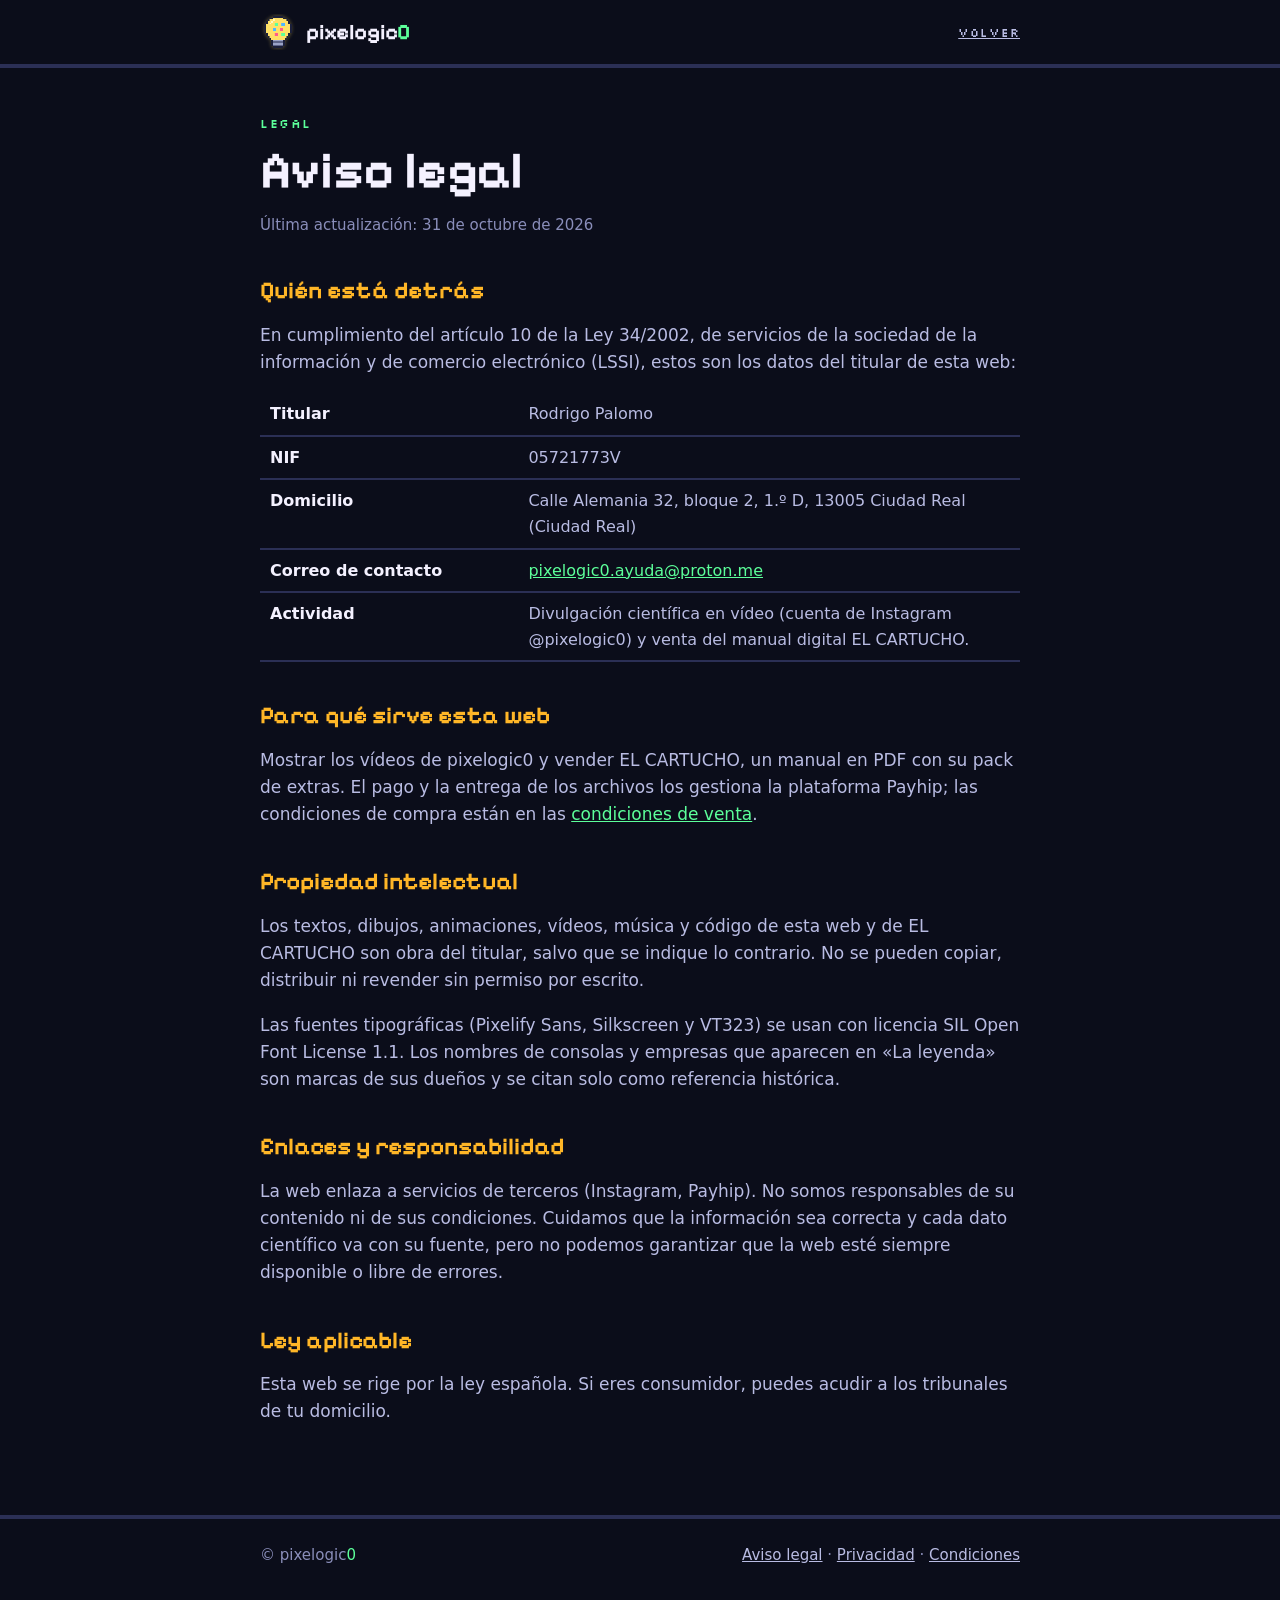
<file: legal/aviso-legal.html>
<!doctype html>
<html lang="es">
<head>
<meta charset="utf-8">
<meta name="viewport" content="width=device-width, initial-scale=1">
<title>Aviso legal · pixelogic0</title>
<!-- Datos personales del titular: fuera de buscadores y de su caché (la LSSI obliga a mostrarlos, no a indexarlos) -->
<meta name="robots" content="noindex, nofollow, noarchive, nosnippet, noimageindex">
<link rel="icon" href="../media/favicon.png">
<link rel="stylesheet" href="../fuentes/fuentes.css">
<link rel="stylesheet" href="legal.css">
</head>
<body>
<header><div class="envoltura"><a class="logo" href="../index.html"><img src="../media/logo.png" alt=""><span>pixelogic<span class="cero">0</span></span></a><nav><a href="../index.html">Volver</a></nav></div></header>
<main class="envoltura">
  <p class="etq">Legal</p>
  <h1>Aviso legal</h1>
  <p class="fecha">Última actualización: 31 de octubre de 2026</p>

  <h2>Quién está detrás</h2>
  <p>En cumplimiento del artículo 10 de la Ley 34/2002, de servicios de la sociedad de la información y de comercio electrónico (LSSI), estos son los datos del titular de esta web:</p>
  <table>
    <tr><th>Titular</th><td>Rodrigo Palomo</td></tr>
    <tr><th>NIF</th><td>05721773V</td></tr>
    <tr><th>Domicilio</th><td>Calle Alemania 32, bloque 2, 1.º D, 13005 Ciudad Real (Ciudad Real)</td></tr>
    <tr><th>Correo de contacto</th><td><a href="mailto:pixelogic0.ayuda@proton.me">pixelogic0.ayuda@proton.me</a></td></tr>
    <tr><th>Actividad</th><td>Divulgación científica en vídeo (cuenta de Instagram @pixelogic0) y venta del manual digital EL CARTUCHO.</td></tr>
  </table>

  <h2>Para qué sirve esta web</h2>
  <p>Mostrar los vídeos de pixelogic0 y vender EL CARTUCHO, un manual en PDF con su pack de extras. El pago y la entrega de los archivos los gestiona la plataforma Payhip; las condiciones de compra están en las <a href="condiciones.html">condiciones de venta</a>.</p>

  <h2>Propiedad intelectual</h2>
  <p>Los textos, dibujos, animaciones, vídeos, música y código de esta web y de EL CARTUCHO son obra del titular, salvo que se indique lo contrario. No se pueden copiar, distribuir ni revender sin permiso por escrito.</p>
  <p>Las fuentes tipográficas (Pixelify Sans, Silkscreen y VT323) se usan con licencia SIL Open Font License 1.1. Los nombres de consolas y empresas que aparecen en «La leyenda» son marcas de sus dueños y se citan solo como referencia histórica.</p>

  <h2>Enlaces y responsabilidad</h2>
  <p>La web enlaza a servicios de terceros (Instagram, Payhip). No somos responsables de su contenido ni de sus condiciones. Cuidamos que la información sea correcta y cada dato científico va con su fuente, pero no podemos garantizar que la web esté siempre disponible o libre de errores.</p>

  <h2>Ley aplicable</h2>
  <p>Esta web se rige por la ley española. Si eres consumidor, puedes acudir a los tribunales de tu domicilio.</p>
</main>
<footer><div class="envoltura"><span>© pixelogic<span class="verde">0</span></span><span><a href="aviso-legal.html" rel="nofollow">Aviso legal</a> · <a href="privacidad.html">Privacidad</a> · <a href="condiciones.html">Condiciones</a></span></div></footer>
</body>
</html>
</file>
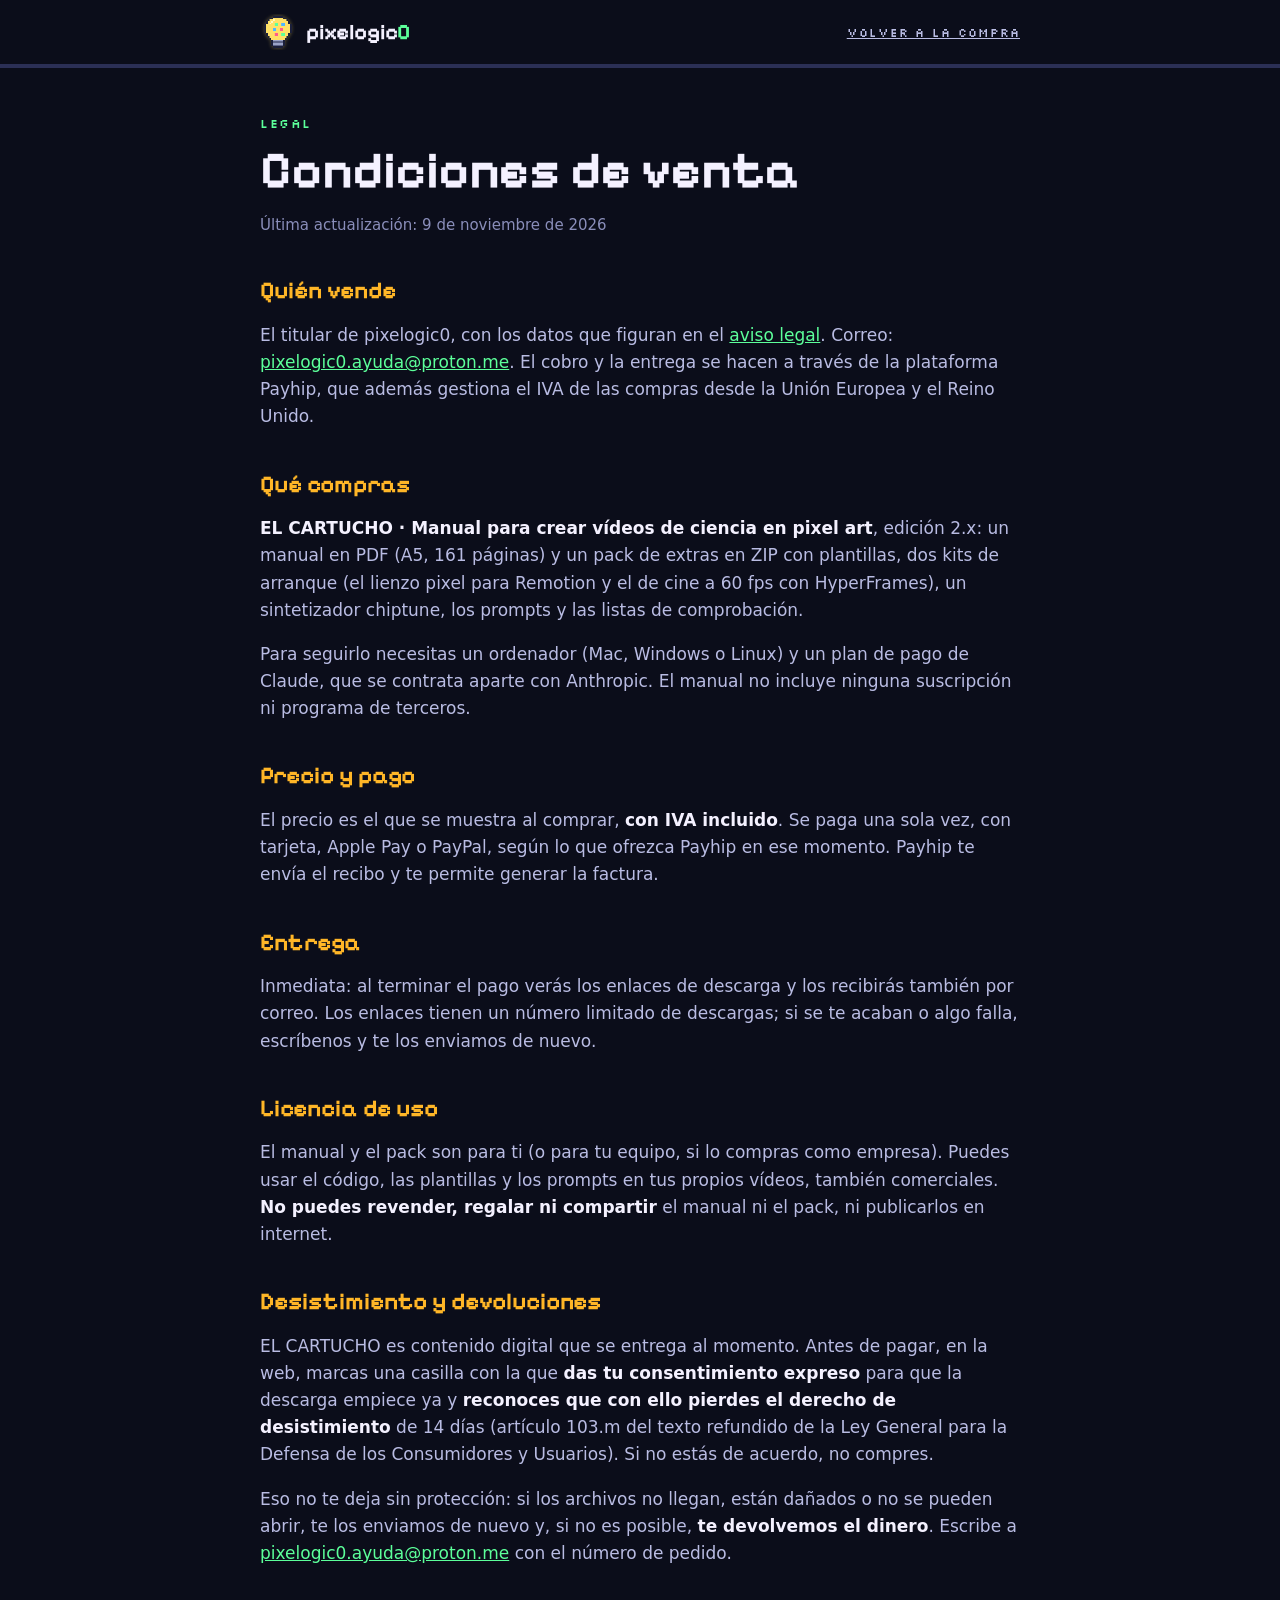
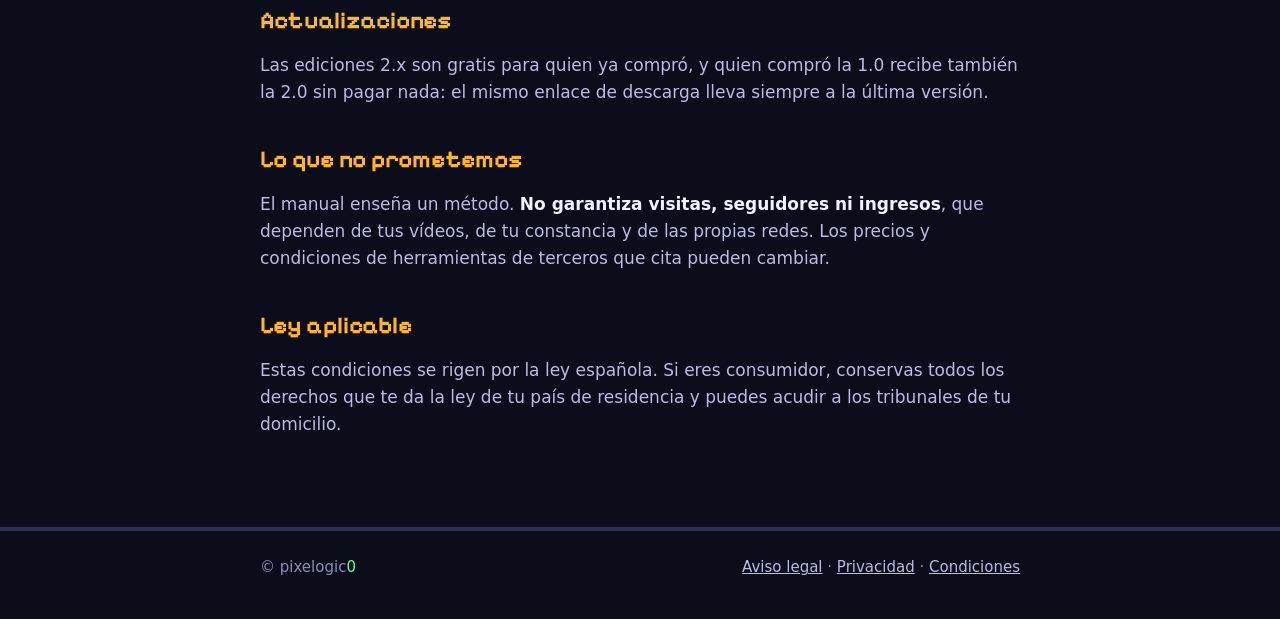
<file: legal/condiciones.html>
<!doctype html>
<html lang="es">
<head>
<meta charset="utf-8">
<meta name="viewport" content="width=device-width, initial-scale=1">
<title>Condiciones de venta · pixelogic0</title>
<link rel="icon" href="../media/favicon.png">
<link rel="stylesheet" href="../fuentes/fuentes.css">
<link rel="stylesheet" href="legal.css">
</head>
<body>
<header><div class="envoltura"><a class="logo" href="../index.html"><img src="../media/logo.png" alt=""><span>pixelogic<span class="cero">0</span></span></a><nav><a href="../index.html#comprar">Volver a la compra</a></nav></div></header>
<main class="envoltura">
  <p class="etq">Legal</p>
  <h1>Condiciones de venta</h1>
  <p class="fecha">Última actualización: 9 de noviembre de 2026</p>

  <h2>Quién vende</h2>
  <p>El titular de pixelogic0, con los datos que figuran en el <a href="aviso-legal.html" rel="nofollow">aviso legal</a>. Correo: <a href="mailto:pixelogic0.ayuda@proton.me">pixelogic0.ayuda@proton.me</a>. El cobro y la entrega se hacen a través de la plataforma Payhip, que además gestiona el IVA de las compras desde la Unión Europea y el Reino Unido.</p>

  <h2>Qué compras</h2>
  <p><b>EL CARTUCHO · Manual para crear vídeos de ciencia en pixel art</b>, edición 2.x: un manual en PDF (A5, 161 páginas) y un pack de extras en ZIP con plantillas, dos kits de arranque (el lienzo pixel para Remotion y el de cine a 60 fps con HyperFrames), un sintetizador chiptune, los prompts y las listas de comprobación.</p>
  <p>Para seguirlo necesitas un ordenador (Mac, Windows o Linux) y un plan de pago de Claude, que se contrata aparte con Anthropic. El manual no incluye ninguna suscripción ni programa de terceros.</p>

  <h2>Precio y pago</h2>
  <p>El precio es el que se muestra al comprar, <b>con IVA incluido</b>. Se paga una sola vez, con tarjeta, Apple Pay o PayPal, según lo que ofrezca Payhip en ese momento. Payhip te envía el recibo y te permite generar la factura.</p>

  <h2>Entrega</h2>
  <p>Inmediata: al terminar el pago verás los enlaces de descarga y los recibirás también por correo. Los enlaces tienen un número limitado de descargas; si se te acaban o algo falla, escríbenos y te los enviamos de nuevo.</p>

  <h2>Licencia de uso</h2>
  <p>El manual y el pack son para ti (o para tu equipo, si lo compras como empresa). Puedes usar el código, las plantillas y los prompts en tus propios vídeos, también comerciales. <b>No puedes revender, regalar ni compartir</b> el manual ni el pack, ni publicarlos en internet.</p>

  <h2 id="devoluciones">Desistimiento y devoluciones</h2>
  <p>EL CARTUCHO es contenido digital que se entrega al momento. Antes de pagar, en la web, marcas una casilla con la que <b>das tu consentimiento expreso</b> para que la descarga empiece ya y <b>reconoces que con ello pierdes el derecho de desistimiento</b> de 14 días (artículo 103.m del texto refundido de la Ley General para la Defensa de los Consumidores y Usuarios). Si no estás de acuerdo, no compres.</p>
  <p>Eso no te deja sin protección: si los archivos no llegan, están dañados o no se pueden abrir, te los enviamos de nuevo y, si no es posible, <b>te devolvemos el dinero</b>. Escribe a <a href="mailto:pixelogic0.ayuda@proton.me">pixelogic0.ayuda@proton.me</a> con el número de pedido.</p>

  <h2>Actualizaciones</h2>
  <p>Las ediciones 2.x son gratis para quien ya compró, y quien compró la 1.0 recibe también la 2.0 sin pagar nada: el mismo enlace de descarga lleva siempre a la última versión.</p>

  <h2>Lo que no prometemos</h2>
  <p>El manual enseña un método. <b>No garantiza visitas, seguidores ni ingresos</b>, que dependen de tus vídeos, de tu constancia y de las propias redes. Los precios y condiciones de herramientas de terceros que cita pueden cambiar.</p>

  <h2>Ley aplicable</h2>
  <p>Estas condiciones se rigen por la ley española. Si eres consumidor, conservas todos los derechos que te da la ley de tu país de residencia y puedes acudir a los tribunales de tu domicilio.</p>
</main>
<footer><div class="envoltura"><span>© pixelogic<span class="verde">0</span></span><span><a href="aviso-legal.html" rel="nofollow">Aviso legal</a> · <a href="privacidad.html">Privacidad</a> · <a href="condiciones.html">Condiciones</a></span></div></footer>
</body>
</html>
</file>
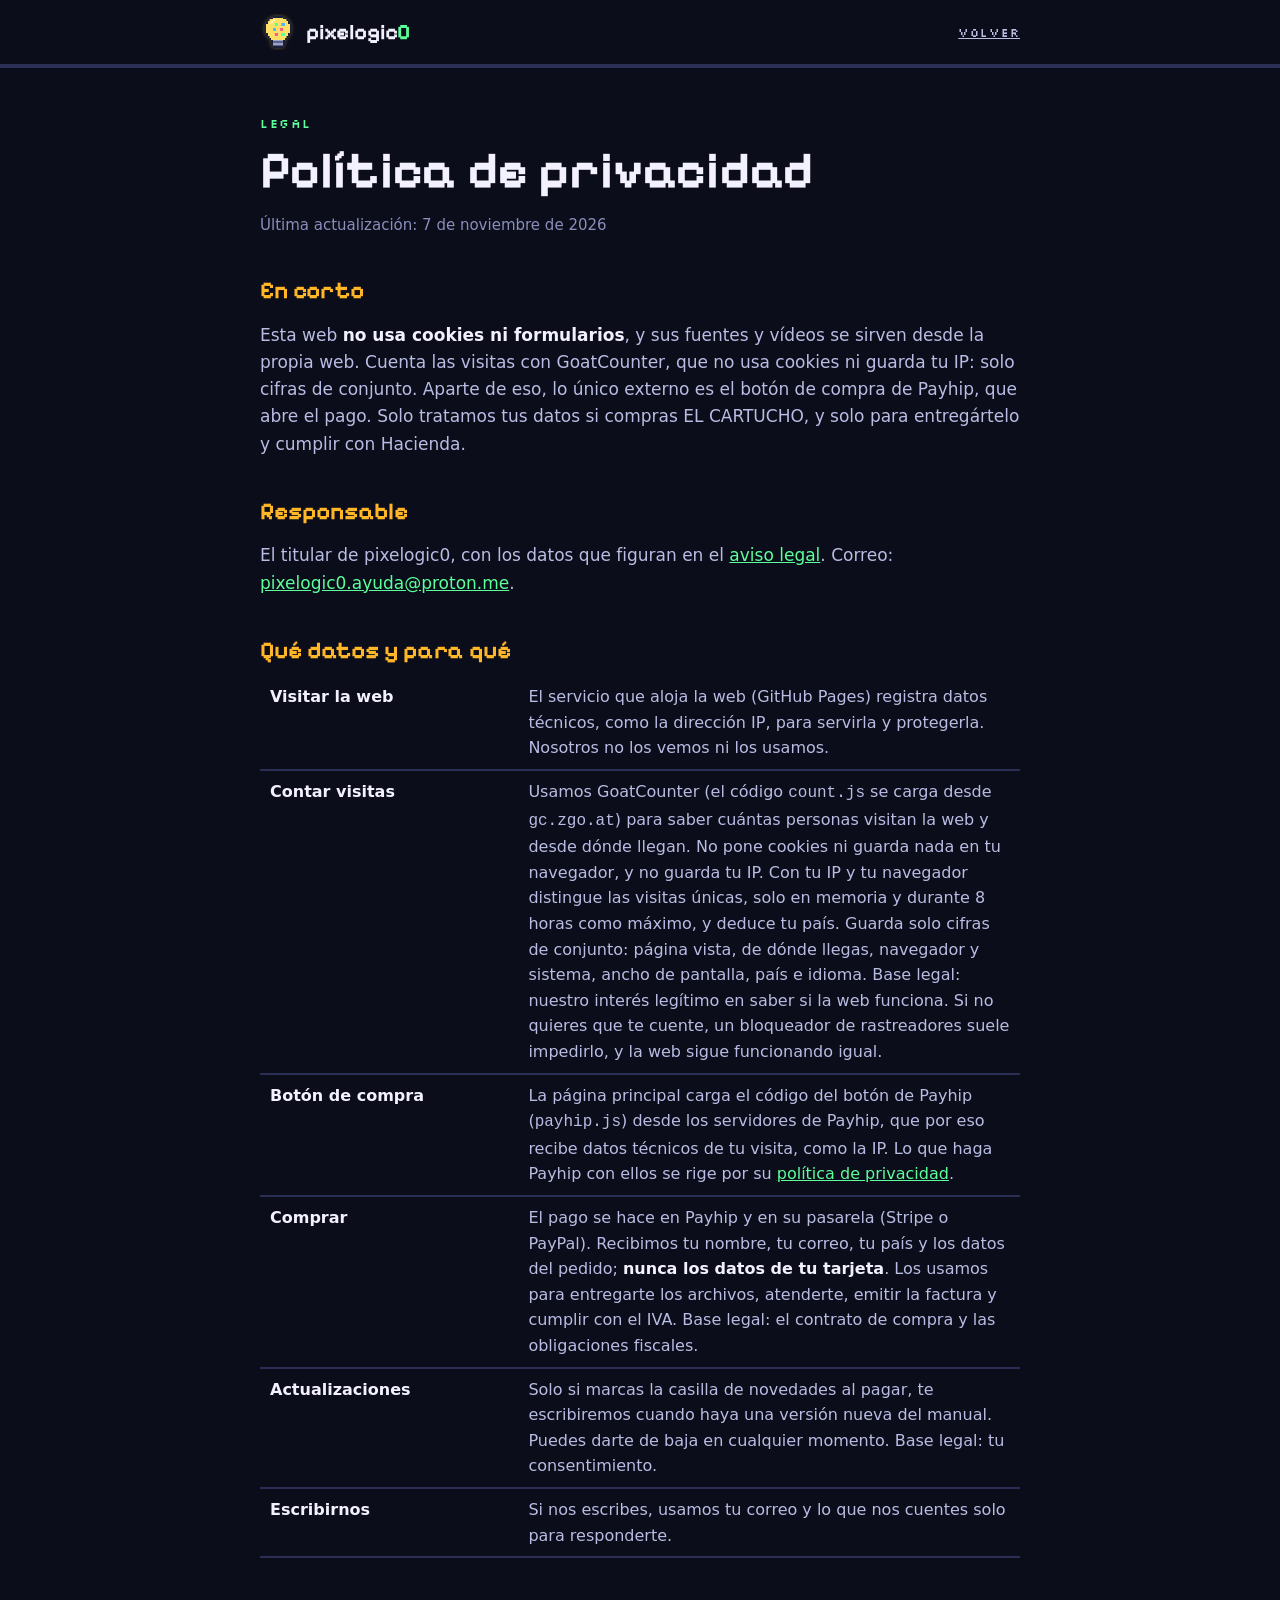
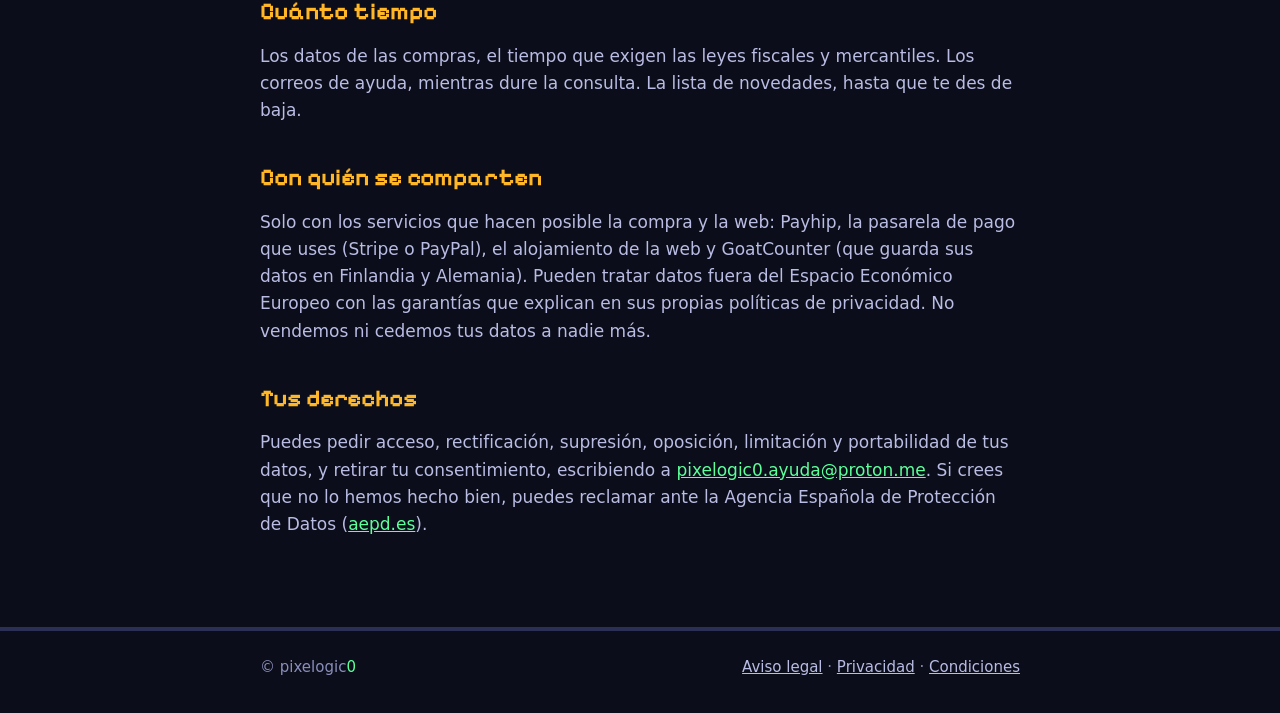
<file: legal/privacidad.html>
<!doctype html>
<html lang="es">
<head>
<meta charset="utf-8">
<meta name="viewport" content="width=device-width, initial-scale=1">
<title>Privacidad · pixelogic0</title>
<link rel="icon" href="../media/favicon.png">
<link rel="stylesheet" href="../fuentes/fuentes.css">
<link rel="stylesheet" href="legal.css">
</head>
<body>
<header><div class="envoltura"><a class="logo" href="../index.html"><img src="../media/logo.png" alt=""><span>pixelogic<span class="cero">0</span></span></a><nav><a href="../index.html">Volver</a></nav></div></header>
<main class="envoltura">
  <p class="etq">Legal</p>
  <h1>Política de privacidad</h1>
  <p class="fecha">Última actualización: 7 de noviembre de 2026</p>

  <h2>En corto</h2>
  <p>Esta web <b>no usa cookies ni formularios</b>, y sus fuentes y vídeos se sirven desde la propia web. Cuenta las visitas con GoatCounter, que no usa cookies ni guarda tu IP: solo cifras de conjunto. Aparte de eso, lo único externo es el botón de compra de Payhip, que abre el pago. Solo tratamos tus datos si compras EL CARTUCHO, y solo para entregártelo y cumplir con Hacienda.</p>

  <h2>Responsable</h2>
  <p>El titular de pixelogic0, con los datos que figuran en el <a href="aviso-legal.html" rel="nofollow">aviso legal</a>. Correo: <a href="mailto:pixelogic0.ayuda@proton.me">pixelogic0.ayuda@proton.me</a>.</p>

  <h2>Qué datos y para qué</h2>
  <table>
    <tr><th>Visitar la web</th><td>El servicio que aloja la web (GitHub Pages) registra datos técnicos, como la dirección IP, para servirla y protegerla. Nosotros no los vemos ni los usamos.</td></tr>
    <tr><th>Contar visitas</th><td>Usamos GoatCounter (el código <code>count.js</code> se carga desde <code>gc.zgo.at</code>) para saber cuántas personas visitan la web y desde dónde llegan. No pone cookies ni guarda nada en tu navegador, y no guarda tu IP. Con tu IP y tu navegador distingue las visitas únicas, solo en memoria y durante 8 horas como máximo, y deduce tu país. Guarda solo cifras de conjunto: página vista, de dónde llegas, navegador y sistema, ancho de pantalla, país e idioma. Base legal: nuestro interés legítimo en saber si la web funciona. Si no quieres que te cuente, un bloqueador de rastreadores suele impedirlo, y la web sigue funcionando igual.</td></tr>
    <tr><th>Botón de compra</th><td>La página principal carga el código del botón de Payhip (<code>payhip.js</code>) desde los servidores de Payhip, que por eso recibe datos técnicos de tu visita, como la IP. Lo que haga Payhip con ellos se rige por su <a href="https://payhip.com/privacy">política de privacidad</a>.</td></tr>
    <tr><th>Comprar</th><td>El pago se hace en Payhip y en su pasarela (Stripe o PayPal). Recibimos tu nombre, tu correo, tu país y los datos del pedido; <b>nunca los datos de tu tarjeta</b>. Los usamos para entregarte los archivos, atenderte, emitir la factura y cumplir con el IVA. Base legal: el contrato de compra y las obligaciones fiscales.</td></tr>
    <tr><th>Actualizaciones</th><td>Solo si marcas la casilla de novedades al pagar, te escribiremos cuando haya una versión nueva del manual. Puedes darte de baja en cualquier momento. Base legal: tu consentimiento.</td></tr>
    <tr><th>Escribirnos</th><td>Si nos escribes, usamos tu correo y lo que nos cuentes solo para responderte.</td></tr>
  </table>

  <h2>Cuánto tiempo</h2>
  <p>Los datos de las compras, el tiempo que exigen las leyes fiscales y mercantiles. Los correos de ayuda, mientras dure la consulta. La lista de novedades, hasta que te des de baja.</p>

  <h2>Con quién se comparten</h2>
  <p>Solo con los servicios que hacen posible la compra y la web: Payhip, la pasarela de pago que uses (Stripe o PayPal), el alojamiento de la web y GoatCounter (que guarda sus datos en Finlandia y Alemania). Pueden tratar datos fuera del Espacio Económico Europeo con las garantías que explican en sus propias políticas de privacidad. No vendemos ni cedemos tus datos a nadie más.</p>

  <h2>Tus derechos</h2>
  <p>Puedes pedir acceso, rectificación, supresión, oposición, limitación y portabilidad de tus datos, y retirar tu consentimiento, escribiendo a <a href="mailto:pixelogic0.ayuda@proton.me">pixelogic0.ayuda@proton.me</a>. Si crees que no lo hemos hecho bien, puedes reclamar ante la Agencia Española de Protección de Datos (<a href="https://www.aepd.es">aepd.es</a>).</p>
</main>
<footer><div class="envoltura"><span>© pixelogic<span class="verde">0</span></span><span><a href="aviso-legal.html" rel="nofollow">Aviso legal</a> · <a href="privacidad.html">Privacidad</a> · <a href="condiciones.html">Condiciones</a></span></div></footer>
</body>
</html>
</file>
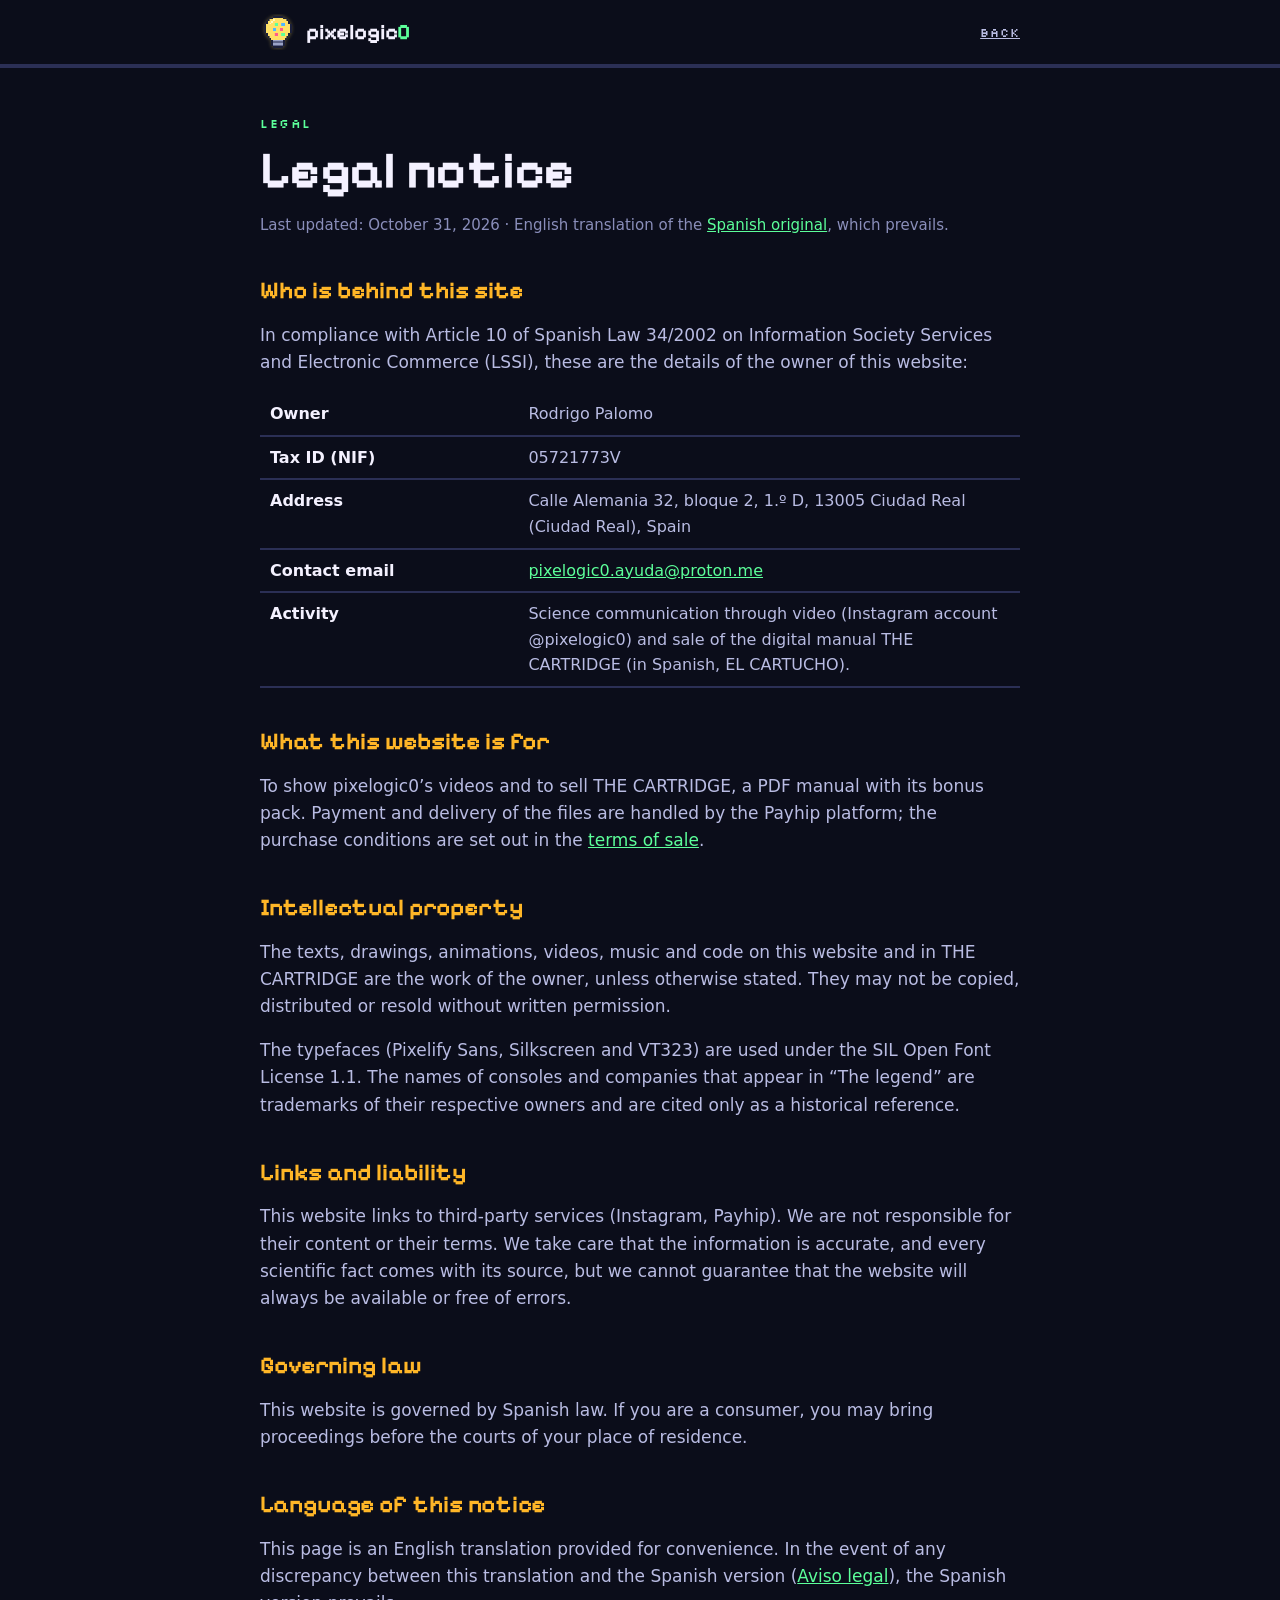
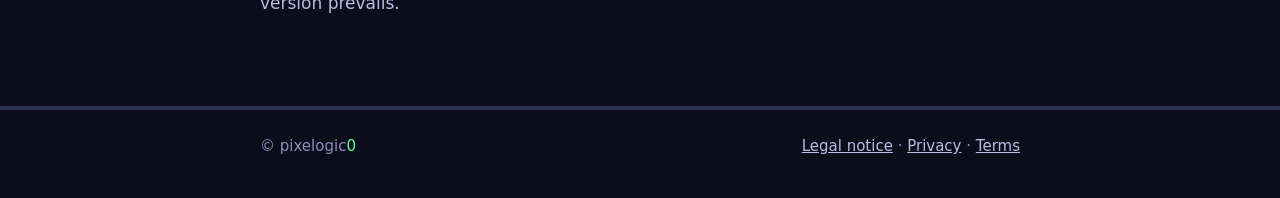
<file: en/legal/legal-notice.html>
<!doctype html>
<html lang="en">
<head>
<meta charset="utf-8">
<meta name="viewport" content="width=device-width, initial-scale=1">
<title>Legal notice · pixelogic0</title>
<!-- Datos personales del titular: fuera de buscadores y de su caché (la LSSI obliga a mostrarlos, no a indexarlos) -->
<meta name="robots" content="noindex, nofollow, noarchive, nosnippet, noimageindex">
<link rel="icon" href="../../media/favicon.png">
<link rel="stylesheet" href="../../fuentes/fuentes.css">
<link rel="stylesheet" href="../../legal/legal.css">
</head>
<body>
<header><div class="envoltura"><a class="logo" href="../index.html"><img src="../../media/logo.png" alt=""><span>pixelogic<span class="cero">0</span></span></a><nav><a href="../index.html">Back</a></nav></div></header>
<main class="envoltura">
  <p class="etq">Legal</p>
  <h1>Legal notice</h1>
  <p class="fecha">Last updated: October 31, 2026 · English translation of the <a href="../../legal/aviso-legal.html" rel="nofollow" hreflang="es">Spanish original</a>, which prevails.</p>

  <h2>Who is behind this site</h2>
  <p>In compliance with Article 10 of Spanish Law 34/2002 on Information Society Services and Electronic Commerce (LSSI), these are the details of the owner of this website:</p>
  <table>
    <tr><th>Owner</th><td>Rodrigo Palomo</td></tr>
    <tr><th>Tax ID (NIF)</th><td>05721773V</td></tr>
    <tr><th>Address</th><td>Calle Alemania 32, bloque 2, 1.º D, 13005 Ciudad Real (Ciudad Real), Spain</td></tr>
    <tr><th>Contact email</th><td><a href="mailto:pixelogic0.ayuda@proton.me">pixelogic0.ayuda@proton.me</a></td></tr>
    <tr><th>Activity</th><td>Science communication through video (Instagram account @pixelogic0) and sale of the digital manual THE CARTRIDGE (in Spanish, EL CARTUCHO).</td></tr>
  </table>

  <h2>What this website is for</h2>
  <p>To show pixelogic0’s videos and to sell THE CARTRIDGE, a PDF manual with its bonus pack. Payment and delivery of the files are handled by the Payhip platform; the purchase conditions are set out in the <a href="terms.html">terms of sale</a>.</p>

  <h2>Intellectual property</h2>
  <p>The texts, drawings, animations, videos, music and code on this website and in THE CARTRIDGE are the work of the owner, unless otherwise stated. They may not be copied, distributed or resold without written permission.</p>
  <p>The typefaces (Pixelify Sans, Silkscreen and VT323) are used under the SIL Open Font License 1.1. The names of consoles and companies that appear in “The legend” are trademarks of their respective owners and are cited only as a historical reference.</p>

  <h2>Links and liability</h2>
  <p>This website links to third-party services (Instagram, Payhip). We are not responsible for their content or their terms. We take care that the information is accurate, and every scientific fact comes with its source, but we cannot guarantee that the website will always be available or free of errors.</p>

  <h2>Governing law</h2>
  <p>This website is governed by Spanish law. If you are a consumer, you may bring proceedings before the courts of your place of residence.</p>

  <h2>Language of this notice</h2>
  <p>This page is an English translation provided for convenience. In the event of any discrepancy between this translation and the Spanish version (<a href="../../legal/aviso-legal.html" rel="nofollow" hreflang="es">Aviso legal</a>), the Spanish version prevails.</p>
</main>
<footer><div class="envoltura"><span>© pixelogic<span class="verde">0</span></span><span><a href="legal-notice.html" rel="nofollow">Legal notice</a> · <a href="privacy.html">Privacy</a> · <a href="terms.html">Terms</a></span></div></footer>
</body>
</html>
</file>
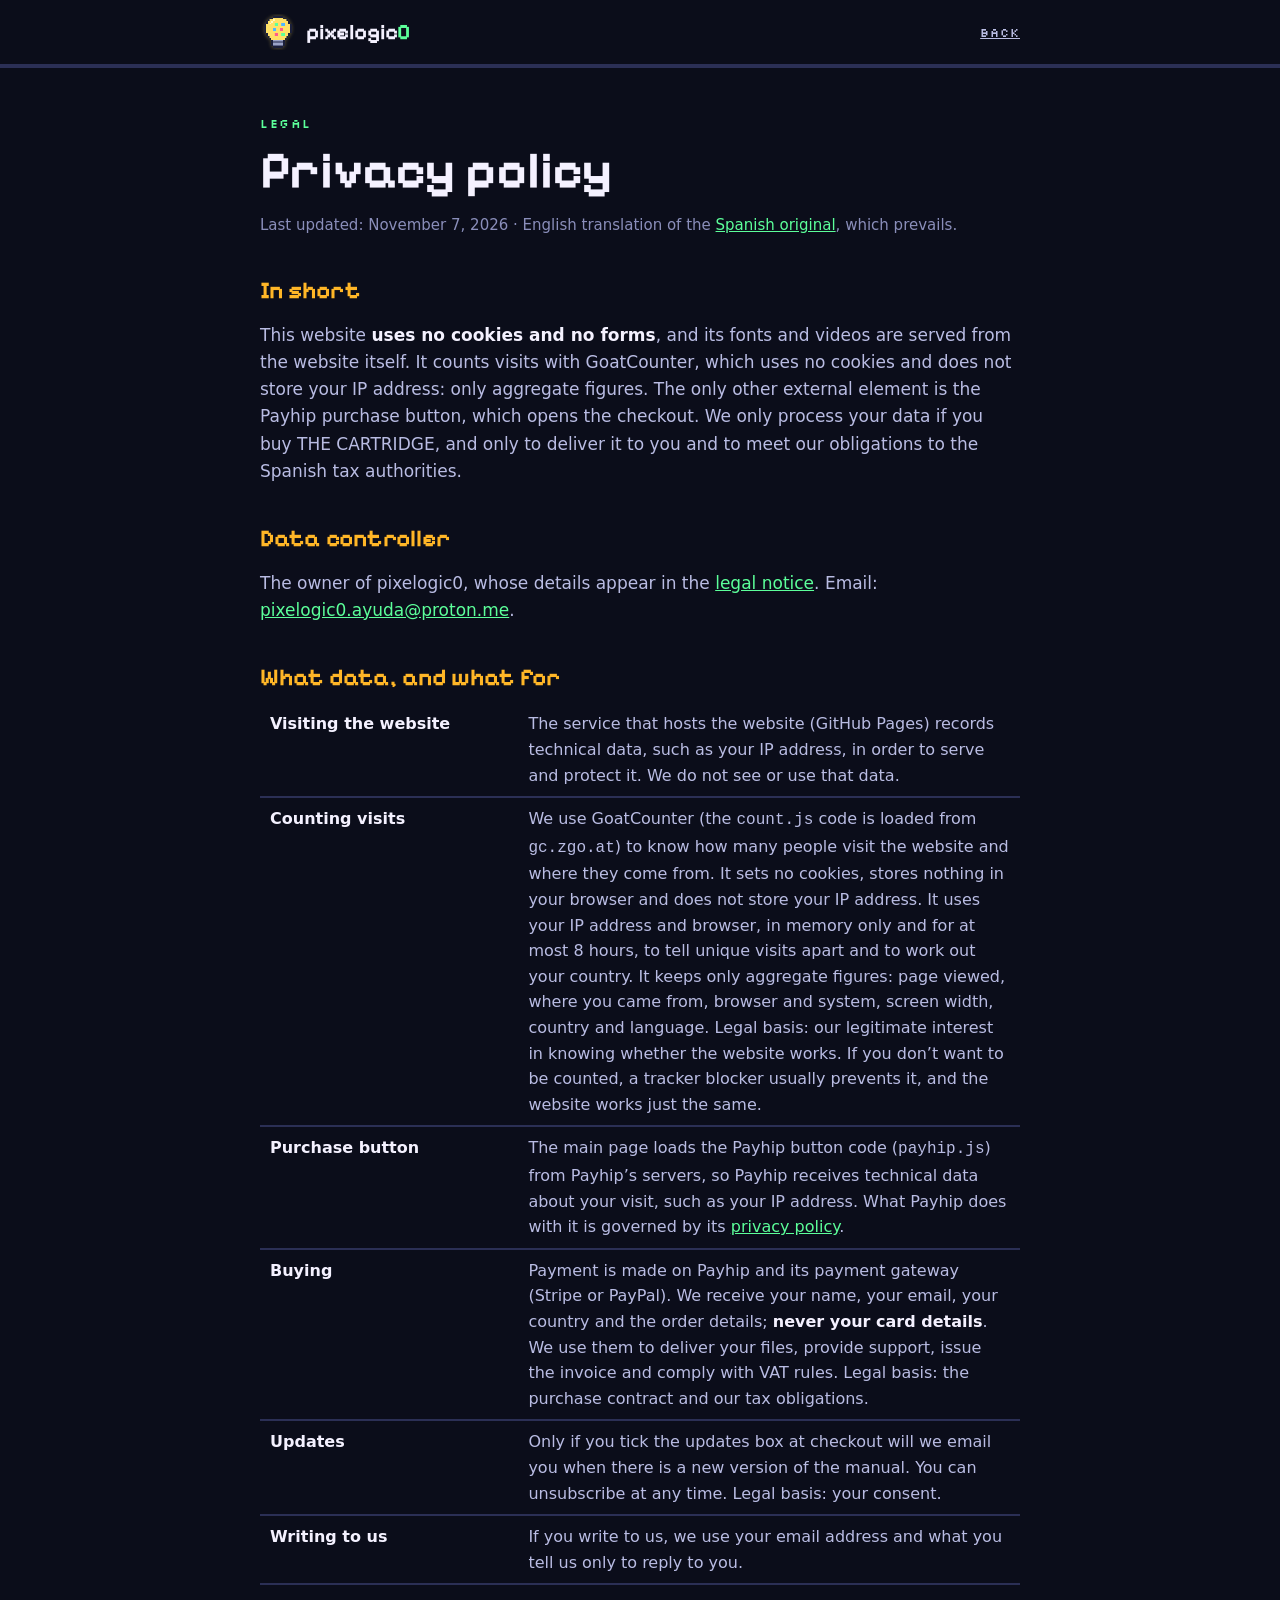
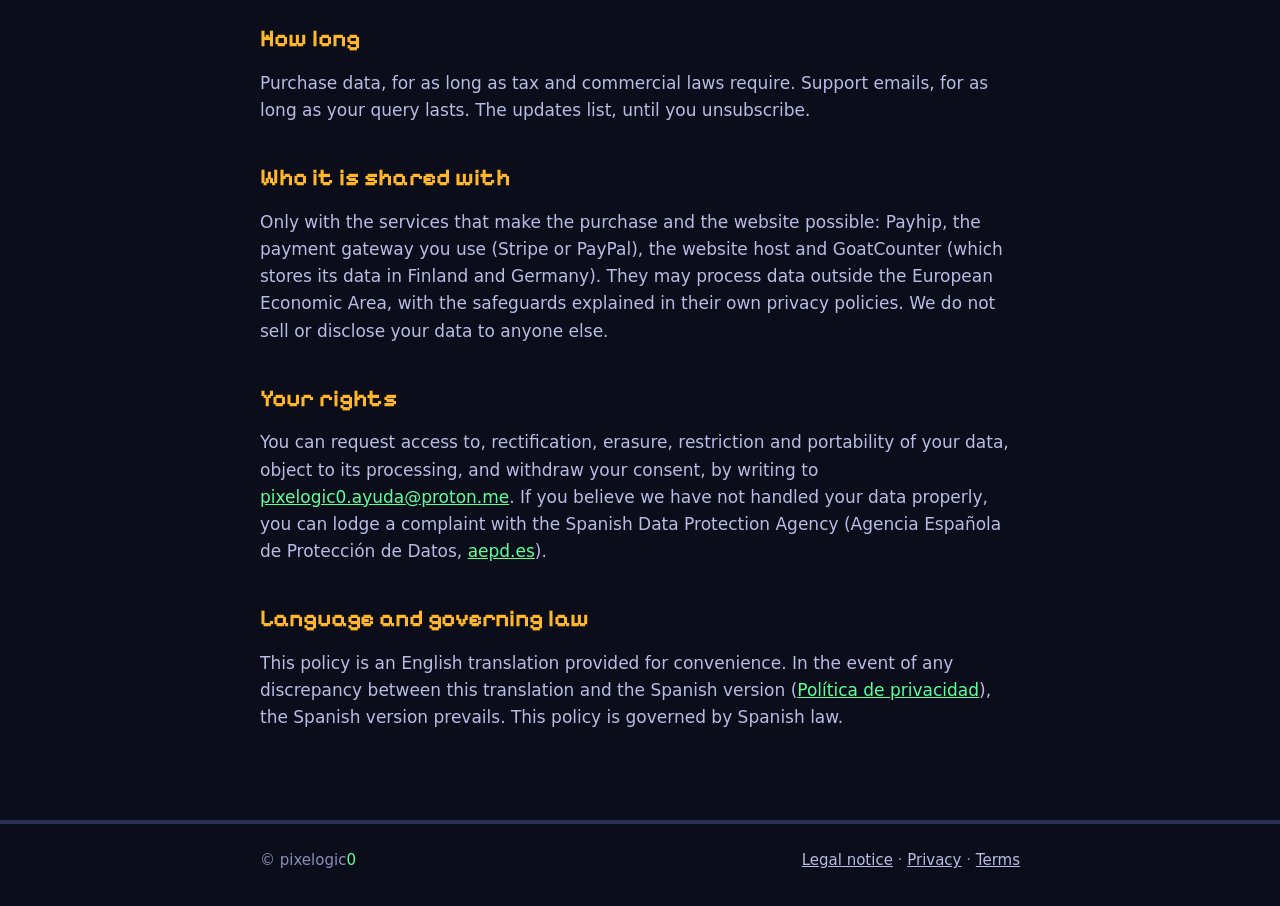
<file: en/legal/privacy.html>
<!doctype html>
<html lang="en">
<head>
<meta charset="utf-8">
<meta name="viewport" content="width=device-width, initial-scale=1">
<title>Privacy · pixelogic0</title>
<link rel="icon" href="../../media/favicon.png">
<link rel="stylesheet" href="../../fuentes/fuentes.css">
<link rel="stylesheet" href="../../legal/legal.css">
</head>
<body>
<header><div class="envoltura"><a class="logo" href="../index.html"><img src="../../media/logo.png" alt=""><span>pixelogic<span class="cero">0</span></span></a><nav><a href="../index.html">Back</a></nav></div></header>
<main class="envoltura">
  <p class="etq">Legal</p>
  <h1>Privacy policy</h1>
  <p class="fecha">Last updated: November 7, 2026 · English translation of the <a href="../../legal/privacidad.html" hreflang="es">Spanish original</a>, which prevails.</p>

  <h2>In short</h2>
  <p>This website <b>uses no cookies and no forms</b>, and its fonts and videos are served from the website itself. It counts visits with GoatCounter, which uses no cookies and does not store your IP address: only aggregate figures. The only other external element is the Payhip purchase button, which opens the checkout. We only process your data if you buy THE CARTRIDGE, and only to deliver it to you and to meet our obligations to the Spanish tax authorities.</p>

  <h2>Data controller</h2>
  <p>The owner of pixelogic0, whose details appear in the <a href="legal-notice.html" rel="nofollow">legal notice</a>. Email: <a href="mailto:pixelogic0.ayuda@proton.me">pixelogic0.ayuda@proton.me</a>.</p>

  <h2>What data, and what for</h2>
  <table>
    <tr><th>Visiting the website</th><td>The service that hosts the website (GitHub Pages) records technical data, such as your IP address, in order to serve and protect it. We do not see or use that data.</td></tr>
    <tr><th>Counting visits</th><td>We use GoatCounter (the <code>count.js</code> code is loaded from <code>gc.zgo.at</code>) to know how many people visit the website and where they come from. It sets no cookies, stores nothing in your browser and does not store your IP address. It uses your IP address and browser, in memory only and for at most 8 hours, to tell unique visits apart and to work out your country. It keeps only aggregate figures: page viewed, where you came from, browser and system, screen width, country and language. Legal basis: our legitimate interest in knowing whether the website works. If you don’t want to be counted, a tracker blocker usually prevents it, and the website works just the same.</td></tr>
    <tr><th>Purchase button</th><td>The main page loads the Payhip button code (<code>payhip.js</code>) from Payhip’s servers, so Payhip receives technical data about your visit, such as your IP address. What Payhip does with it is governed by its <a href="https://payhip.com/privacy">privacy policy</a>.</td></tr>
    <tr><th>Buying</th><td>Payment is made on Payhip and its payment gateway (Stripe or PayPal). We receive your name, your email, your country and the order details; <b>never your card details</b>. We use them to deliver your files, provide support, issue the invoice and comply with VAT rules. Legal basis: the purchase contract and our tax obligations.</td></tr>
    <tr><th>Updates</th><td>Only if you tick the updates box at checkout will we email you when there is a new version of the manual. You can unsubscribe at any time. Legal basis: your consent.</td></tr>
    <tr><th>Writing to us</th><td>If you write to us, we use your email address and what you tell us only to reply to you.</td></tr>
  </table>

  <h2>How long</h2>
  <p>Purchase data, for as long as tax and commercial laws require. Support emails, for as long as your query lasts. The updates list, until you unsubscribe.</p>

  <h2>Who it is shared with</h2>
  <p>Only with the services that make the purchase and the website possible: Payhip, the payment gateway you use (Stripe or PayPal), the website host and GoatCounter (which stores its data in Finland and Germany). They may process data outside the European Economic Area, with the safeguards explained in their own privacy policies. We do not sell or disclose your data to anyone else.</p>

  <h2>Your rights</h2>
  <p>You can request access to, rectification, erasure, restriction and portability of your data, object to its processing, and withdraw your consent, by writing to <a href="mailto:pixelogic0.ayuda@proton.me">pixelogic0.ayuda@proton.me</a>. If you believe we have not handled your data properly, you can lodge a complaint with the Spanish Data Protection Agency (Agencia Española de Protección de Datos, <a href="https://www.aepd.es">aepd.es</a>).</p>

  <h2>Language and governing law</h2>
  <p>This policy is an English translation provided for convenience. In the event of any discrepancy between this translation and the Spanish version (<a href="../../legal/privacidad.html" hreflang="es">Política de privacidad</a>), the Spanish version prevails. This policy is governed by Spanish law.</p>
</main>
<footer><div class="envoltura"><span>© pixelogic<span class="verde">0</span></span><span><a href="legal-notice.html" rel="nofollow">Legal notice</a> · <a href="privacy.html">Privacy</a> · <a href="terms.html">Terms</a></span></div></footer>
</body>
</html>
</file>
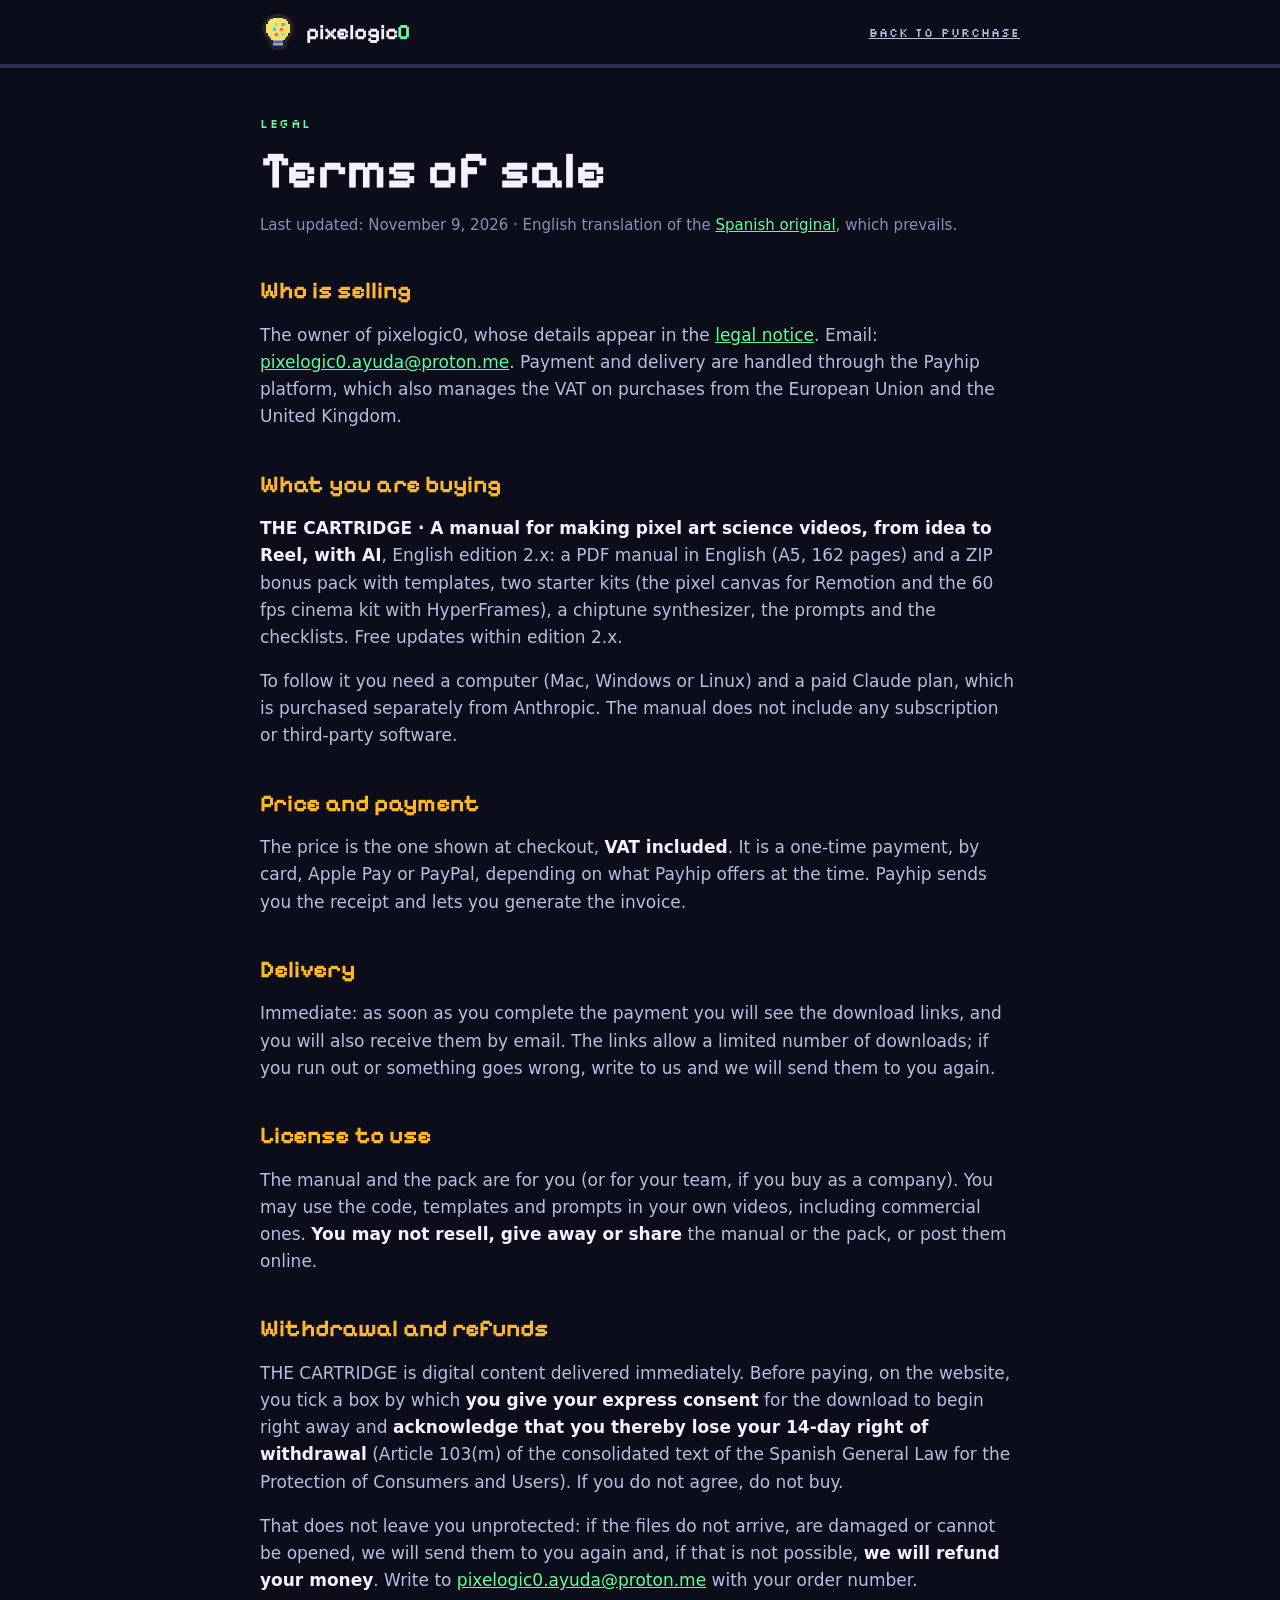
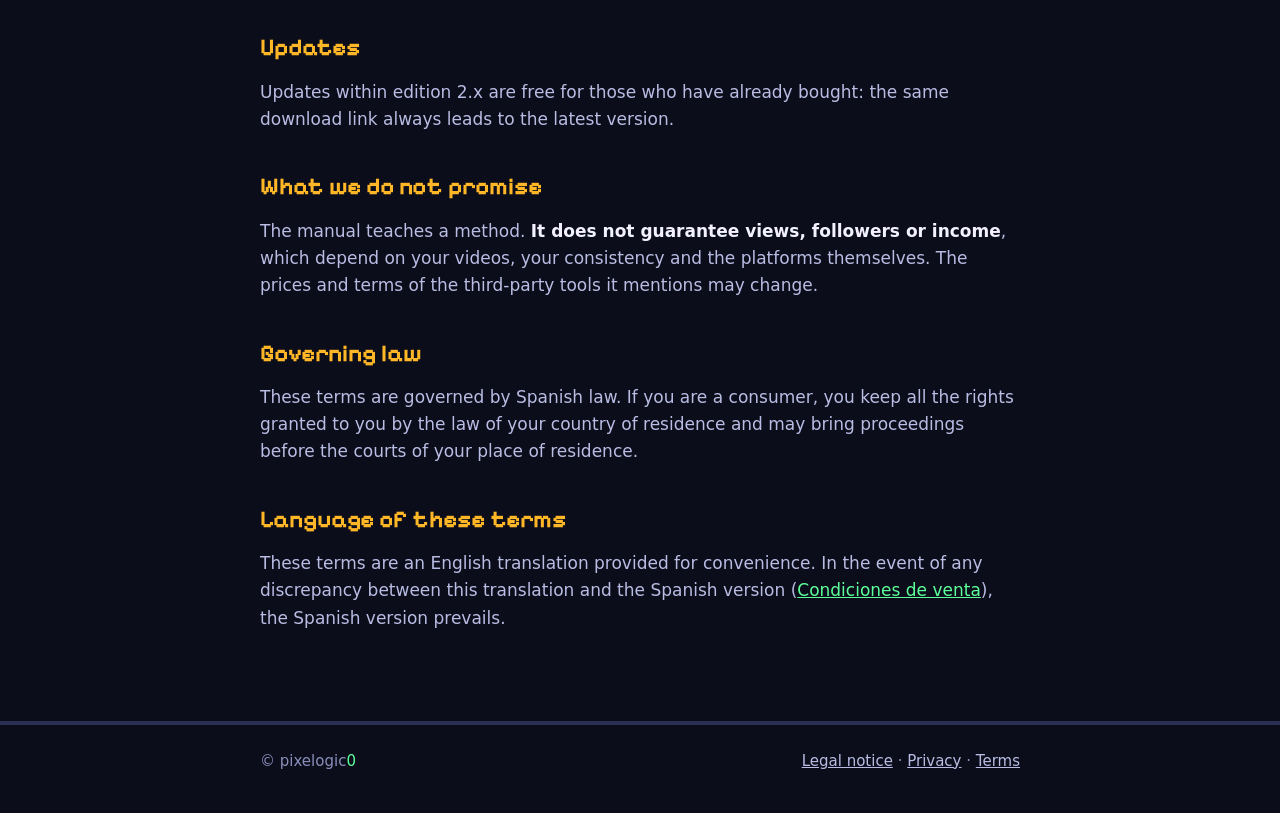
<file: en/legal/terms.html>
<!doctype html>
<html lang="en">
<head>
<meta charset="utf-8">
<meta name="viewport" content="width=device-width, initial-scale=1">
<title>Terms of sale · pixelogic0</title>
<link rel="icon" href="../../media/favicon.png">
<link rel="stylesheet" href="../../fuentes/fuentes.css">
<link rel="stylesheet" href="../../legal/legal.css">
</head>
<body>
<header><div class="envoltura"><a class="logo" href="../index.html"><img src="../../media/logo.png" alt=""><span>pixelogic<span class="cero">0</span></span></a><nav><a href="../index.html#buy">Back to purchase</a></nav></div></header>
<main class="envoltura">
  <p class="etq">Legal</p>
  <h1>Terms of sale</h1>
  <p class="fecha">Last updated: November 9, 2026 · English translation of the <a href="../../legal/condiciones.html" hreflang="es">Spanish original</a>, which prevails.</p>

  <h2>Who is selling</h2>
  <p>The owner of pixelogic0, whose details appear in the <a href="legal-notice.html" rel="nofollow">legal notice</a>. Email: <a href="mailto:pixelogic0.ayuda@proton.me">pixelogic0.ayuda@proton.me</a>. Payment and delivery are handled through the Payhip platform, which also manages the VAT on purchases from the European Union and the United Kingdom.</p>

  <h2>What you are buying</h2>
  <p><b>THE CARTRIDGE · A manual for making pixel art science videos, from idea to Reel, with AI</b>, English edition 2.x: a PDF manual in English (A5, 162 pages) and a ZIP bonus pack with templates, two starter kits (the pixel canvas for Remotion and the 60 fps cinema kit with HyperFrames), a chiptune synthesizer, the prompts and the checklists. Free updates within edition 2.x.</p>
  <p>To follow it you need a computer (Mac, Windows or Linux) and a paid Claude plan, which is purchased separately from Anthropic. The manual does not include any subscription or third-party software.</p>

  <h2>Price and payment</h2>
  <p>The price is the one shown at checkout, <b>VAT included</b>. It is a one-time payment, by card, Apple Pay or PayPal, depending on what Payhip offers at the time. Payhip sends you the receipt and lets you generate the invoice.</p>

  <h2>Delivery</h2>
  <p>Immediate: as soon as you complete the payment you will see the download links, and you will also receive them by email. The links allow a limited number of downloads; if you run out or something goes wrong, write to us and we will send them to you again.</p>

  <h2>License to use</h2>
  <p>The manual and the pack are for you (or for your team, if you buy as a company). You may use the code, templates and prompts in your own videos, including commercial ones. <b>You may not resell, give away or share</b> the manual or the pack, or post them online.</p>

  <h2 id="refunds">Withdrawal and refunds</h2>
  <p>THE CARTRIDGE is digital content delivered immediately. Before paying, on the website, you tick a box by which <b>you give your express consent</b> for the download to begin right away and <b>acknowledge that you thereby lose your 14-day right of withdrawal</b> (Article 103(m) of the consolidated text of the Spanish General Law for the Protection of Consumers and Users). If you do not agree, do not buy.</p>
  <p>That does not leave you unprotected: if the files do not arrive, are damaged or cannot be opened, we will send them to you again and, if that is not possible, <b>we will refund your money</b>. Write to <a href="mailto:pixelogic0.ayuda@proton.me">pixelogic0.ayuda@proton.me</a> with your order number.</p>

  <h2>Updates</h2>
  <p>Updates within edition 2.x are free for those who have already bought: the same download link always leads to the latest version.</p>

  <h2>What we do not promise</h2>
  <p>The manual teaches a method. <b>It does not guarantee views, followers or income</b>, which depend on your videos, your consistency and the platforms themselves. The prices and terms of the third-party tools it mentions may change.</p>

  <h2>Governing law</h2>
  <p>These terms are governed by Spanish law. If you are a consumer, you keep all the rights granted to you by the law of your country of residence and may bring proceedings before the courts of your place of residence.</p>

  <h2>Language of these terms</h2>
  <p>These terms are an English translation provided for convenience. In the event of any discrepancy between this translation and the Spanish version (<a href="../../legal/condiciones.html" hreflang="es">Condiciones de venta</a>), the Spanish version prevails.</p>
</main>
<footer><div class="envoltura"><span>© pixelogic<span class="verde">0</span></span><span><a href="legal-notice.html" rel="nofollow">Legal notice</a> · <a href="privacy.html">Privacy</a> · <a href="terms.html">Terms</a></span></div></footer>
</body>
</html>
</file>
<file: fuentes/fuentes.css>
/* Fuentes pixel con licencia SIL OFL 1.1 (ver OFL_*.txt), alojadas aquí para no enviar datos a terceros. */
@font-face {  font-family: 'Pixelify Sans';  font-style: normal;  font-weight: 400 700;  font-display: swap;  src: url(PixelifySans-400-latin-ext.woff2) format('woff2');  unicode-range: U+0100-02BA, U+02BD-02C5, U+02C7-02CC, U+02CE-02D7, U+02DD-02FF, U+0304, U+0308, U+0329, U+1D00-1DBF, U+1E00-1E9F, U+1EF2-1EFF, U+2020, U+20A0-20AB, U+20AD-20C4, U+2113, U+2C60-2C7F, U+A720-A7FF; }
@font-face {  font-family: 'Pixelify Sans';  font-style: normal;  font-weight: 400 700;  font-display: swap;  src: url(PixelifySans-400-latin.woff2) format('woff2');  unicode-range: U+0000-00FF, U+0131, U+0152-0153, U+02BB-02BC, U+02C6, U+02DA, U+02DC, U+0304, U+0308, U+0329, U+2000-206F, U+20AC, U+2122, U+2191, U+2193, U+2212, U+2215, U+FEFF, U+FFFD; }
@font-face {  font-family: 'Silkscreen';  font-style: normal;  font-weight: 400;  font-display: swap;  src: url(Silkscreen-400-latin-ext.woff2) format('woff2');  unicode-range: U+0100-02BA, U+02BD-02C5, U+02C7-02CC, U+02CE-02D7, U+02DD-02FF, U+0304, U+0308, U+0329, U+1D00-1DBF, U+1E00-1E9F, U+1EF2-1EFF, U+2020, U+20A0-20AB, U+20AD-20C4, U+2113, U+2C60-2C7F, U+A720-A7FF; }
@font-face {  font-family: 'Silkscreen';  font-style: normal;  font-weight: 400;  font-display: swap;  src: url(Silkscreen-400-latin.woff2) format('woff2');  unicode-range: U+0000-00FF, U+0131, U+0152-0153, U+02BB-02BC, U+02C6, U+02DA, U+02DC, U+0304, U+0308, U+0329, U+2000-206F, U+20AC, U+2122, U+2191, U+2193, U+2212, U+2215, U+FEFF, U+FFFD; }
@font-face {  font-family: 'VT323';  font-style: normal;  font-weight: 400;  font-display: swap;  src: url(VT323-400-latin-ext.woff2) format('woff2');  unicode-range: U+0100-02BA, U+02BD-02C5, U+02C7-02CC, U+02CE-02D7, U+02DD-02FF, U+0304, U+0308, U+0329, U+1D00-1DBF, U+1E00-1E9F, U+1EF2-1EFF, U+2020, U+20A0-20AB, U+20AD-20C4, U+2113, U+2C60-2C7F, U+A720-A7FF; }
@font-face {  font-family: 'VT323';  font-style: normal;  font-weight: 400;  font-display: swap;  src: url(VT323-400-latin.woff2) format('woff2');  unicode-range: U+0000-00FF, U+0131, U+0152-0153, U+02BB-02BC, U+02C6, U+02DA, U+02DC, U+0304, U+0308, U+0329, U+2000-206F, U+20AC, U+2122, U+2191, U+2193, U+2212, U+2215, U+FEFF, U+FFFD; }
</file>
<file: legal/legal.css>
/* Páginas legales de pixelogic0: mismo aire que la landing, texto en letra normal para leerlo bien. */
:root { --noche: #0b0d1a; --tinta: #141833; --borde: #2b2f55; --nieve: #f4f1ff; --gris: #b9bce3; --verde: #5cff9a; --ambar: #ffb627; }
* { box-sizing: border-box; }
html { background: var(--noche); }
body { margin: 0; background: var(--noche); color: var(--nieve); font: 400 17px/1.6 system-ui, -apple-system, "Segoe UI", Roboto, sans-serif; }
.envoltura { width: min(760px, 100% - 32px); margin-inline: auto; }
header { border-bottom: 4px solid var(--borde); }
header .envoltura { display: flex; align-items: center; justify-content: space-between; gap: 16px; min-height: 64px; }
.logo { display: inline-flex; align-items: center; gap: 10px; color: var(--nieve); text-decoration: none; font: 700 22px/1 "Pixelify Sans", monospace; }
.logo img { width: 36px; height: 36px; image-rendering: pixelated; }
.logo .cero, .verde { color: var(--verde); }
nav a { color: var(--gris); font: 400 12px/1 "Silkscreen", monospace; letter-spacing: .08em; text-transform: uppercase; }
main { padding: 48px 0 72px; }
.etq { font: 400 13px/1.2 "Silkscreen", monospace; letter-spacing: .12em; text-transform: uppercase; color: var(--verde); margin: 0 0 12px; }
h1 { font: 700 clamp(34px, 6vw, 52px)/1.05 "Pixelify Sans", monospace; margin: 0 0 12px; }
h2 { font: 700 24px/1.15 "Pixelify Sans", monospace; margin: 40px 0 10px; color: var(--ambar); }
p, li { color: var(--gris); }
b, strong { color: var(--nieve); }
a { color: var(--verde); }
.fecha { color: #8a8eba; font-size: 15px; }
.hueco { background: #3a2f00; color: #ffe066; padding: 0 4px; font-family: ui-monospace, Consolas, monospace; font-size: .92em; }
.borrador { margin: 0 0 32px; padding: 14px 18px; background: #2a1d00; color: #ffe8a8; box-shadow: 0 -4px 0 0 var(--ambar), 0 4px 0 0 var(--ambar), -4px 0 0 0 var(--ambar), 4px 0 0 0 var(--ambar); }
.borrador b { color: var(--ambar); }
table { width: 100%; border-collapse: collapse; margin: 12px 0; font-size: 16px; }
th, td { text-align: left; vertical-align: top; padding: 8px 10px; border-bottom: 2px solid var(--borde); color: var(--gris); }
th { color: var(--nieve); font-weight: 600; width: 34%; }
footer { border-top: 4px solid var(--borde); padding: 24px 0 40px; color: #8a8eba; font-size: 15px; }
footer .envoltura { display: flex; flex-wrap: wrap; gap: 8px 20px; justify-content: space-between; }
footer a { color: var(--gris); }
:focus-visible { outline: 4px solid var(--ambar); outline-offset: 3px; }
</file>
